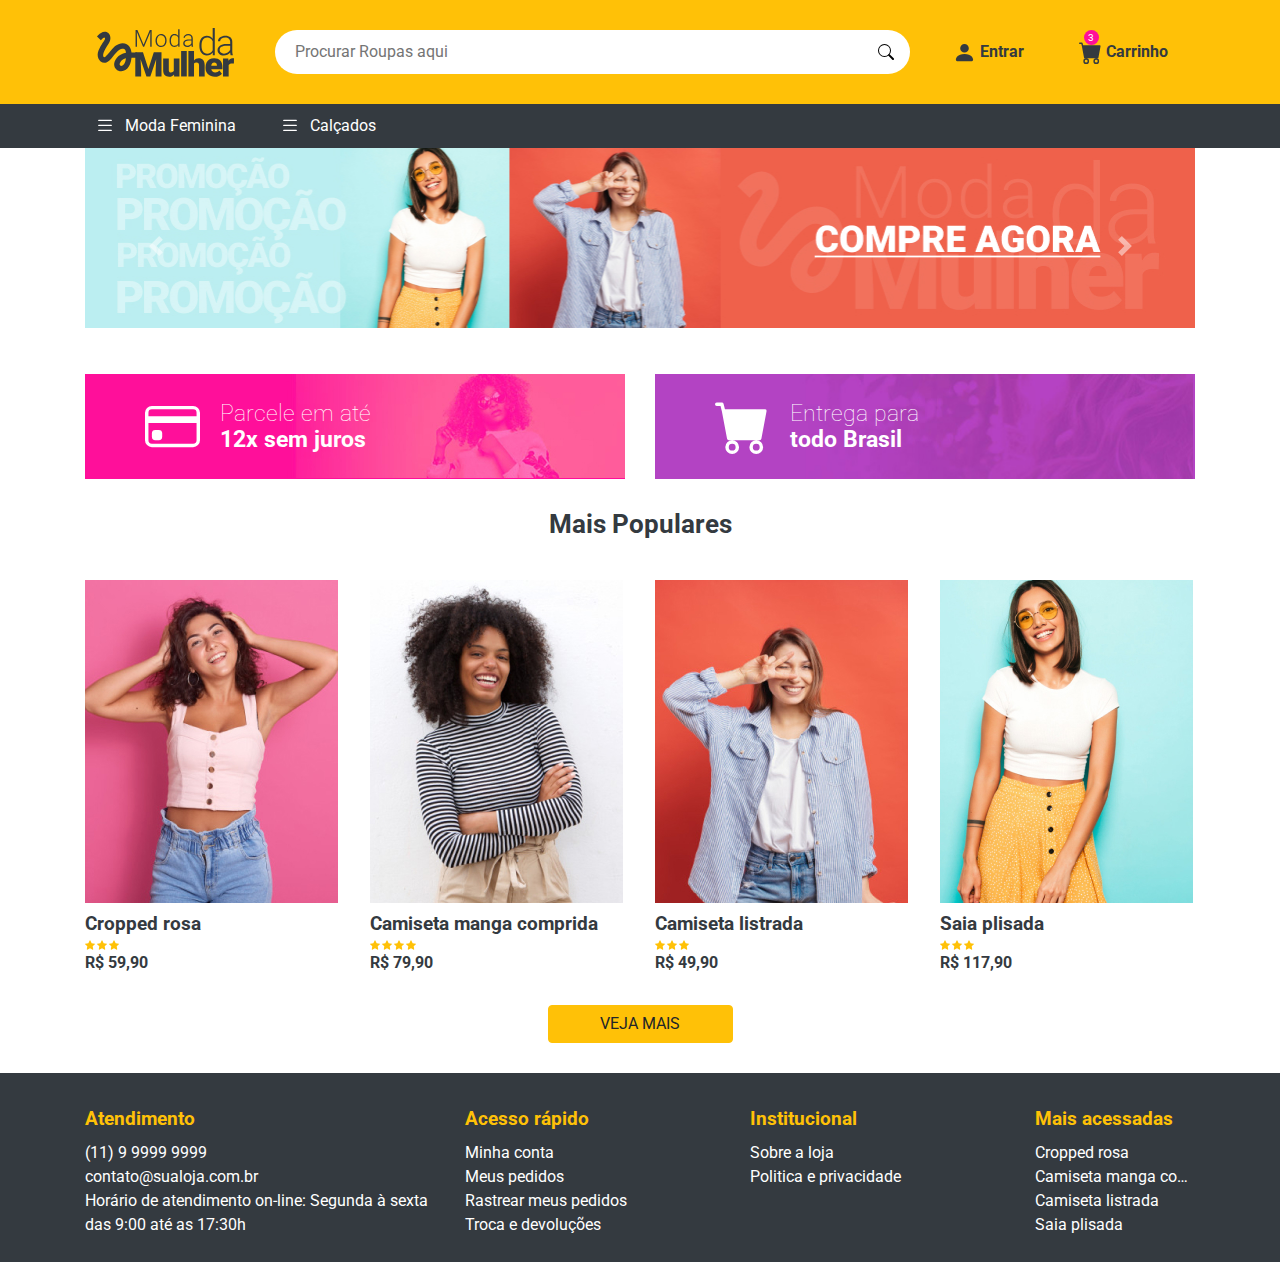
<file: index.html>
<!DOCTYPE html>
<html lang="pt-br">

<head>
  <meta charset="UTF-8">
  <meta name="viewport" content="width=device-width, initial-scale=1.0">

  <title>Loja Virtual</title>

  <!-- Favicons -->
  <link rel="apple-touch-icon" sizes="180x180" href="/assets/images/favicon/apple-touch-icon.png">
  <link rel="icon" type="image/png" sizes="32x32" href="/assets/images/favicon/favicon-32x32.png">
  <link rel="icon" type="image/png" sizes="16x16" href="/assets/images/favicon/favicon-16x16.png">
  <link rel="manifest" href="/assets/images/favicon/site.webmanifest">
  <!-- end Favicons -->

  <!-- Css -->
  <link rel="stylesheet" href="./assets/css/style.css">
</head>

<body>

  <!-- header -->
  <header class="container-fluid">
    <!-- container -->
    <section class="container">
      <!-- row -->
      <article class="row d-flex align-items-center">

        <!-- logo -->
        <a href="./" class="col-md-2 d-flex justify-content-center">
          <img src="./assets/images/logo.svg" class="img-fluid" alt="Logo da empresa - Moda da Mulher">
        </a>

        <!-- buscador -->
        <form action="#" class="col-md-7 d-flex align-items-center">
          <input type="text" name="name" placeholder="Procurar Roupas aqui">

          <button class="d-flex align-items-center">
            <svg width="1em" height="1em" viewBox="0 0 16 16" class="bi bi-search" fill="currentColor"
              xmlns="http://www.w3.org/2000/svg">
              <path fill-rule="evenodd"
                d="M10.442 10.442a1 1 0 0 1 1.415 0l3.85 3.85a1 1 0 0 1-1.414 1.415l-3.85-3.85a1 1 0 0 1 0-1.415z" />
              <path fill-rule="evenodd"
                d="M6.5 12a5.5 5.5 0 1 0 0-11 5.5 5.5 0 0 0 0 11zM13 6.5a6.5 6.5 0 1 1-13 0 6.5 6.5 0 0 1 13 0z" />
            </svg>
          </button>
        </form>

        <!-- administrativo do cliente -->
        <ul class="col-md-3 nav d-flex align-items-center justify-content-around">
          <li class="nav-item">
            <a href="#">
              <svg width="1em" height="1em" viewBox="0 0 16 16" class="bi bi-person-fill" fill="currentColor"
                xmlns="http://www.w3.org/2000/svg">
                <path fill-rule="evenodd"
                  d="M3 14s-1 0-1-1 1-4 6-4 6 3 6 4-1 1-1 1H3zm5-6a3 3 0 1 0 0-6 3 3 0 0 0 0 6z" />
              </svg>

              Entrar
            </a>
          </li>

          <li class="nav-item">
            <span class="notificacao d-flex align-items-center justify-content-center">3</span>
            <a href="#">
              <svg width="1em" height="1em" viewBox="0 0 16 16" class="bi bi-cart-fill" fill="currentColor"
                xmlns="http://www.w3.org/2000/svg">
                <path fill-rule="evenodd"
                  d="M0 1.5A.5.5 0 0 1 .5 1H2a.5.5 0 0 1 .485.379L2.89 3H14.5a.5.5 0 0 1 .491.592l-1.5 8A.5.5 0 0 1 13 12H4a.5.5 0 0 1-.491-.408L2.01 3.607 1.61 2H.5a.5.5 0 0 1-.5-.5zM5 12a2 2 0 1 0 0 4 2 2 0 0 0 0-4zm7 0a2 2 0 1 0 0 4 2 2 0 0 0 0-4zm-7 1a1 1 0 1 0 0 2 1 1 0 0 0 0-2zm7 0a1 1 0 1 0 0 2 1 1 0 0 0 0-2z" />
              </svg>
              Carrinho
            </a>
          </li>
        </ul>
        <!-- end administrativo do cliente -->

      </article>
      <!-- row -->
    </section>
    <!-- end container -->
  </header>
  <!-- end header -->

  <!-- menu do site -->
  <nav class="container-fluid nav-produtos">
    <!-- container -->
    <section class="container">
      <!-- menu -->
      <ul class="nav">
        <!-- lista de itens -->
        <li class="col-xl-2 col-lg-3 col-md-12 nav-item d-flex align-items-center">
          <svg width="1em" height="1em" viewBox="0 0 16 16" class="bi bi-list" fill="currentColor"
            xmlns="http://www.w3.org/2000/svg">
            <path fill-rule="evenodd"
              d="M2.5 11.5A.5.5 0 0 1 3 11h10a.5.5 0 0 1 0 1H3a.5.5 0 0 1-.5-.5zm0-4A.5.5 0 0 1 3 7h10a.5.5 0 0 1 0 1H3a.5.5 0 0 1-.5-.5zm0-4A.5.5 0 0 1 3 3h10a.5.5 0 0 1 0 1H3a.5.5 0 0 1-.5-.5z" />
          </svg>
          Moda Feminina

          <!-- submenu -->
          <ul class="nav flex-column">
            <li class="nav-item">
              <a href="#">
                Lançamentos
              </a>
            </li>

            <li class="nav-item">
              <a href="#">
                Plus Size
              </a>
            </li>

            <li class="nav-item">
              <a href="#">
                Moda Praia
              </a>
            </li>

            <li class="nav-item">
              <a href="#">
                Acessórios
              </a>
            </li>

            <li class="nav-item">
              <a href="#">
                Promoção
              </a>
            </li>
          </ul>
          <!-- end submenu -->
        </li>

        <!-- lista de itens -->
        <li class="col-xl-2 col-lg-3 col-md-12 nav-item d-flex align-items-center">
          <svg width="1em" height="1em" viewBox="0 0 16 16" class="bi bi-list" fill="currentColor"
            xmlns="http://www.w3.org/2000/svg">
            <path fill-rule="evenodd"
              d="M2.5 11.5A.5.5 0 0 1 3 11h10a.5.5 0 0 1 0 1H3a.5.5 0 0 1-.5-.5zm0-4A.5.5 0 0 1 3 7h10a.5.5 0 0 1 0 1H3a.5.5 0 0 1-.5-.5zm0-4A.5.5 0 0 1 3 3h10a.5.5 0 0 1 0 1H3a.5.5 0 0 1-.5-.5z" />
          </svg>
          Calçados
        </li>
      </ul>
      <!-- menu -->
    </section>
    <!-- end container -->
  </nav>
  <!-- end menu do site -->

  <!-- main -->
  <main>
    <!-- banners promocionais rotativos  -->
    <section id="banners-promocionais" class="container carousel slide" data-ride="carousel">
      <!-- imagens -->
      <article class="carousel-inner">
        <figure class="carousel-item active">
          <img src="./assets/images/banner-1.jpg" class="d-block w-100" alt="Banner Promocional lançamento verão">
        </figure>

        <figure class="carousel-item">
          <img src="./assets/images/banner-2.jpg" class="d-block w-100" alt="Banner Promocional diversos itens da loja">
        </figure>
      </article>

      <!-- prev -->
      <a class="carousel-control-prev" href="#banners-promocionais" role="button" data-slide="prev">
        <span class="carousel-control-prev-icon" aria-hidden="true"></span>
        <span class="sr-only">Previous</span>
      </a>
      <!-- next -->
      <a class="carousel-control-next" href="#banners-promocionais" role="button" data-slide="next">
        <span class="carousel-control-next-icon" aria-hidden="true"></span>
        <span class="sr-only">Next</span>
      </a>
    </section>
    <!-- banners promocionais rotativos  -->

    <!-- banners promocionais com 6 colunas -->
    <section class="container banners-promocionais-statico">
      <!-- row -->
      <section class="row">
        <!-- banner -->
        <article class="col-md-6">
          <div class="banners-promocionais-statico-12x d-flex align-items-center">
            <svg width="1em" height="1em" viewBox="0 0 16 16" class="bi bi-credit-card" fill="currentColor"
              xmlns="http://www.w3.org/2000/svg">
              <path fill-rule="evenodd"
                d="M0 4a2 2 0 0 1 2-2h12a2 2 0 0 1 2 2v8a2 2 0 0 1-2 2H2a2 2 0 0 1-2-2V4zm2-1a1 1 0 0 0-1 1v1h14V4a1 1 0 0 0-1-1H2zm13 4H1v5a1 1 0 0 0 1 1h12a1 1 0 0 0 1-1V7z" />
              <path d="M2 10a1 1 0 0 1 1-1h1a1 1 0 0 1 1 1v1a1 1 0 0 1-1 1H3a1 1 0 0 1-1-1v-1z" />
            </svg>

            <p>
              Parcele em até<br>
              <strong>12x sem juros</strong>
            </p>
          </div>
        </article>

        <!-- banner -->
        <article class="col-md-6">
          <div class="banners-promocionais-statico-todo-br d-flex align-items-center">
            <svg width="1em" height="1em" viewBox="0 0 16 16" class="bi bi-cart-fill" fill="currentColor"
              xmlns="http://www.w3.org/2000/svg">
              <path fill-rule="evenodd"
                d="M0 1.5A.5.5 0 0 1 .5 1H2a.5.5 0 0 1 .485.379L2.89 3H14.5a.5.5 0 0 1 .491.592l-1.5 8A.5.5 0 0 1 13 12H4a.5.5 0 0 1-.491-.408L2.01 3.607 1.61 2H.5a.5.5 0 0 1-.5-.5zM5 12a2 2 0 1 0 0 4 2 2 0 0 0 0-4zm7 0a2 2 0 1 0 0 4 2 2 0 0 0 0-4zm-7 1a1 1 0 1 0 0 2 1 1 0 0 0 0-2zm7 0a1 1 0 1 0 0 2 1 1 0 0 0 0-2z" />
            </svg>
            <p>
              Entrega para<br>
              <strong>todo Brasil</strong>
            </p>
          </div>
        </article>
      </section>
      <!-- end row -->
    </section>
    <!-- end banners promocionais com 6 colunas -->

    <!-- container produtos -->
    <section class="container produtos">
      <!-- title -->
      <h1 class="text-center">Mais Populares</h1>

      <!-- listagem dos produto s -->
      <article class="row">

        <!-- produtos -->
        <a href="./cropped-rosa.html" class="produtos-container col-md-3">
          <!-- imagem do produto -->
          <img src="./assets/images/cropped-rosa.jpg" class="img-fluid" alt="Cropped rosa">

          <!-- itens do produto -->
          <article class="produtos-itens">
            <!-- title produto -->
            <h2>Cropped rosa</h2>

            <!-- stars -->
            <div class="produtos-stars">
              <svg width="1em" height="1em" viewBox="0 0 16 16" class="bi bi-star-fill" fill="currentColor"
                xmlns="http://www.w3.org/2000/svg">
                <path
                  d="M3.612 15.443c-.386.198-.824-.149-.746-.592l.83-4.73L.173 6.765c-.329-.314-.158-.888.283-.95l4.898-.696L7.538.792c.197-.39.73-.39.927 0l2.184 4.327 4.898.696c.441.062.612.636.283.95l-3.523 3.356.83 4.73c.078.443-.36.79-.746.592L8 13.187l-4.389 2.256z" />
              </svg>

              <svg width="1em" height="1em" viewBox="0 0 16 16" class="bi bi-star-fill" fill="currentColor"
                xmlns="http://www.w3.org/2000/svg">
                <path
                  d="M3.612 15.443c-.386.198-.824-.149-.746-.592l.83-4.73L.173 6.765c-.329-.314-.158-.888.283-.95l4.898-.696L7.538.792c.197-.39.73-.39.927 0l2.184 4.327 4.898.696c.441.062.612.636.283.95l-3.523 3.356.83 4.73c.078.443-.36.79-.746.592L8 13.187l-4.389 2.256z" />
              </svg>

              <svg width="1em" height="1em" viewBox="0 0 16 16" class="bi bi-star-fill" fill="currentColor"
                xmlns="http://www.w3.org/2000/svg">
                <path
                  d="M3.612 15.443c-.386.198-.824-.149-.746-.592l.83-4.73L.173 6.765c-.329-.314-.158-.888.283-.95l4.898-.696L7.538.792c.197-.39.73-.39.927 0l2.184 4.327 4.898.696c.441.062.612.636.283.95l-3.523 3.356.83 4.73c.078.443-.36.79-.746.592L8 13.187l-4.389 2.256z" />
              </svg>
            </div>

            <!-- preco -->
            <strong class="produtos-preco">
              R$ 59,90
            </strong>
          </article>
          <!-- end itens do produto -->
        </a>
        <!-- end produtos -->

        <!-- produtos -->
        <a href="./produto-camiseta-manga-comprida.html" class="produtos-container col-md-3">
          <!-- imagem do produto -->
          <img src="./assets/images/camiseta-manga-comprida.jpg" class="img-fluid" alt="Camiseta manga comprida">

          <!-- itens do produto -->
          <article class="produtos-itens">
            <!-- title produto -->
            <h2>Camiseta manga comprida</h2>

            <!-- stars -->
            <div class="produtos-stars">
              <svg width="1em" height="1em" viewBox="0 0 16 16" class="bi bi-star-fill" fill="currentColor"
                xmlns="http://www.w3.org/2000/svg">
                <path
                  d="M3.612 15.443c-.386.198-.824-.149-.746-.592l.83-4.73L.173 6.765c-.329-.314-.158-.888.283-.95l4.898-.696L7.538.792c.197-.39.73-.39.927 0l2.184 4.327 4.898.696c.441.062.612.636.283.95l-3.523 3.356.83 4.73c.078.443-.36.79-.746.592L8 13.187l-4.389 2.256z" />
              </svg>

              <svg width="1em" height="1em" viewBox="0 0 16 16" class="bi bi-star-fill" fill="currentColor"
                xmlns="http://www.w3.org/2000/svg">
                <path
                  d="M3.612 15.443c-.386.198-.824-.149-.746-.592l.83-4.73L.173 6.765c-.329-.314-.158-.888.283-.95l4.898-.696L7.538.792c.197-.39.73-.39.927 0l2.184 4.327 4.898.696c.441.062.612.636.283.95l-3.523 3.356.83 4.73c.078.443-.36.79-.746.592L8 13.187l-4.389 2.256z" />
              </svg>

              <svg width="1em" height="1em" viewBox="0 0 16 16" class="bi bi-star-fill" fill="currentColor"
                xmlns="http://www.w3.org/2000/svg">
                <path
                  d="M3.612 15.443c-.386.198-.824-.149-.746-.592l.83-4.73L.173 6.765c-.329-.314-.158-.888.283-.95l4.898-.696L7.538.792c.197-.39.73-.39.927 0l2.184 4.327 4.898.696c.441.062.612.636.283.95l-3.523 3.356.83 4.73c.078.443-.36.79-.746.592L8 13.187l-4.389 2.256z" />
              </svg>

              <svg width="1em" height="1em" viewBox="0 0 16 16" class="bi bi-star-fill" fill="currentColor"
                xmlns="http://www.w3.org/2000/svg">
                <path
                  d="M3.612 15.443c-.386.198-.824-.149-.746-.592l.83-4.73L.173 6.765c-.329-.314-.158-.888.283-.95l4.898-.696L7.538.792c.197-.39.73-.39.927 0l2.184 4.327 4.898.696c.441.062.612.636.283.95l-3.523 3.356.83 4.73c.078.443-.36.79-.746.592L8 13.187l-4.389 2.256z" />
              </svg>
            </div>

            <!-- preco -->
            <strong class="produtos-preco">
              R$ 79,90
            </strong>
          </article>
          <!-- end itens do produto -->
        </a>
        <!-- end produtos -->

        <!-- produtos -->
        <a href="./camiseta-listrada.html" class="produtos-container col-md-3">
          <!-- imagem do produto -->
          <img src="./assets/images/camiseta-listrada.jpg" class="img-fluid" alt="Camiseta listrada">

          <!-- itens do produto -->
          <article class="produtos-itens">
            <!-- title produto -->
            <h2>Camiseta listrada</h2>

            <!-- stars -->
            <div class="produtos-stars">
              <svg width="1em" height="1em" viewBox="0 0 16 16" class="bi bi-star-fill" fill="currentColor"
                xmlns="http://www.w3.org/2000/svg">
                <path
                  d="M3.612 15.443c-.386.198-.824-.149-.746-.592l.83-4.73L.173 6.765c-.329-.314-.158-.888.283-.95l4.898-.696L7.538.792c.197-.39.73-.39.927 0l2.184 4.327 4.898.696c.441.062.612.636.283.95l-3.523 3.356.83 4.73c.078.443-.36.79-.746.592L8 13.187l-4.389 2.256z" />
              </svg>

              <svg width="1em" height="1em" viewBox="0 0 16 16" class="bi bi-star-fill" fill="currentColor"
                xmlns="http://www.w3.org/2000/svg">
                <path
                  d="M3.612 15.443c-.386.198-.824-.149-.746-.592l.83-4.73L.173 6.765c-.329-.314-.158-.888.283-.95l4.898-.696L7.538.792c.197-.39.73-.39.927 0l2.184 4.327 4.898.696c.441.062.612.636.283.95l-3.523 3.356.83 4.73c.078.443-.36.79-.746.592L8 13.187l-4.389 2.256z" />
              </svg>

              <svg width="1em" height="1em" viewBox="0 0 16 16" class="bi bi-star-fill" fill="currentColor"
                xmlns="http://www.w3.org/2000/svg">
                <path
                  d="M3.612 15.443c-.386.198-.824-.149-.746-.592l.83-4.73L.173 6.765c-.329-.314-.158-.888.283-.95l4.898-.696L7.538.792c.197-.39.73-.39.927 0l2.184 4.327 4.898.696c.441.062.612.636.283.95l-3.523 3.356.83 4.73c.078.443-.36.79-.746.592L8 13.187l-4.389 2.256z" />
              </svg>
            </div>

            <!-- preco -->
            <strong class="produtos-preco">
              R$ 49,90
            </strong>
          </article>
          <!-- end itens do produto -->
        </a>
        <!-- end produtos -->

        <!-- produtos -->
        <a href="./saia.html" class="produtos-container col-md-3">
          <!-- imagem do produto -->
          <img src="./assets/images/saia-plisada.jpg" class="img-fluid" alt="Saia plisada">

          <!-- itens do produto -->
          <article class="produtos-itens">
            <!-- title produto -->
            <h2>Saia plisada</h2>

            <!-- stars -->
            <div class="produtos-stars">
              <svg width="1em" height="1em" viewBox="0 0 16 16" class="bi bi-star-fill" fill="currentColor"
                xmlns="http://www.w3.org/2000/svg">
                <path
                  d="M3.612 15.443c-.386.198-.824-.149-.746-.592l.83-4.73L.173 6.765c-.329-.314-.158-.888.283-.95l4.898-.696L7.538.792c.197-.39.73-.39.927 0l2.184 4.327 4.898.696c.441.062.612.636.283.95l-3.523 3.356.83 4.73c.078.443-.36.79-.746.592L8 13.187l-4.389 2.256z" />
              </svg>

              <svg width="1em" height="1em" viewBox="0 0 16 16" class="bi bi-star-fill" fill="currentColor"
                xmlns="http://www.w3.org/2000/svg">
                <path
                  d="M3.612 15.443c-.386.198-.824-.149-.746-.592l.83-4.73L.173 6.765c-.329-.314-.158-.888.283-.95l4.898-.696L7.538.792c.197-.39.73-.39.927 0l2.184 4.327 4.898.696c.441.062.612.636.283.95l-3.523 3.356.83 4.73c.078.443-.36.79-.746.592L8 13.187l-4.389 2.256z" />
              </svg>

              <svg width="1em" height="1em" viewBox="0 0 16 16" class="bi bi-star-fill" fill="currentColor"
                xmlns="http://www.w3.org/2000/svg">
                <path
                  d="M3.612 15.443c-.386.198-.824-.149-.746-.592l.83-4.73L.173 6.765c-.329-.314-.158-.888.283-.95l4.898-.696L7.538.792c.197-.39.73-.39.927 0l2.184 4.327 4.898.696c.441.062.612.636.283.95l-3.523 3.356.83 4.73c.078.443-.36.79-.746.592L8 13.187l-4.389 2.256z" />
              </svg>
            </div>

            <!-- preco -->
            <strong class="produtos-preco">
              R$ 117,90
            </strong>
          </article>
          <!-- end itens do produto -->
        </a>
        <!-- end produtos -->

      </article>
      <!-- listagem dos produtos -->

      <div class="d-flex justify-content-center">
        <a href="./camisetas.html" class="btn btn-warning col-md-2">VEJA MAIS</a>
      </div>
    </section>
    <!-- end container produtos -->
  </main>
  <!-- end main -->

  <!-- Footer -->
  <footer class="container-fluid">
    <!-- container -->
    <section class="container">
      <!-- menus -->
      <section class="row">
        <!-- atendimento -->
        <article class="col-md-4">
          <h4>
            Atendimento
          </h4>
          <!-- links -->
          <ul class="nav flex-column">
            <li class="nav-item">
              <a href="tel:+5511999999999">(11) 9 9999 9999</a>
            </li>

            <li class="nav-item">
              <a href="mailto:contato@sualoja.com.br">contato@sualoja.com.br</a>
            </li>

            <li class="nav-item">
              Horário de atendimento on-line: Segunda à sexta das 9:00 até as 17:30h
            </li>
          </ul>
        </article>
        <!-- end atendimento -->

        <!-- acesso rápido -->
        <article class="col-md-3">
          <h4>
            Acesso rápido
          </h4>
          <!-- links -->
          <ul class="nav flex-column">
            <li class="nav-item">
              <a href="#">Minha conta</a>
            </li>

            <li class="nav-item">
              <a href="#">Meus pedidos</a>
            </li>

            <li class="nav-item">
              <a href="#">Rastrear meus pedidos</a>
            </li>

            <li class="nav-item">
              <a href="#">Troca e devoluções</a>
            </li>
          </ul>
        </article>
        <!-- end acesso rápido -->

        <!-- institucional -->
        <article class="col-md-3">
          <h4>
            Institucional
          </h4>
          <!-- links -->
          <ul class="nav flex-column">
            <li class="nav-item">
              <a href="#">Sobre a loja</a>
            </li>

            <li class="nav-item">
              <a href="#">Politica e privacidade</a>
            </li>
          </ul>
        </article>
        <!-- end institucional -->

        <!-- mais acessadas -->
        <article class="col-md-2">
          <h4>
            Mais acessadas
          </h4>
          <!-- links -->
          <ul class="nav flex-column">
            <li class="nav-item">
              <a href="#">Cropped rosa</a>
            </li>

            <li class="nav-item ellipsis">
              <a href="#">Camiseta manga comprida</a>
            </li>

            <li class="nav-item">
              <a href="#">Camiseta listrada</a>
            </li>

            <li class="nav-item">
              <a href="#">Saia plisada</a>
            </li>
          </ul>
        </article>
        <!-- end mais acessadas -->
      </section>
      <!-- end menus -->
    </section>
    <!-- end container -->

  </footer>
  <!-- end Footer-->

  <!-- Arquivos Bootstrap -->
  <script src="./assets/js/jquery.js"></script>
  <script src="./assets/js/popper.js"></script>
  <script src="./assets/js/bootstrap.js"></script>
  <script src="./assets/js/script.js"></script>
</body>

</html>
</file>
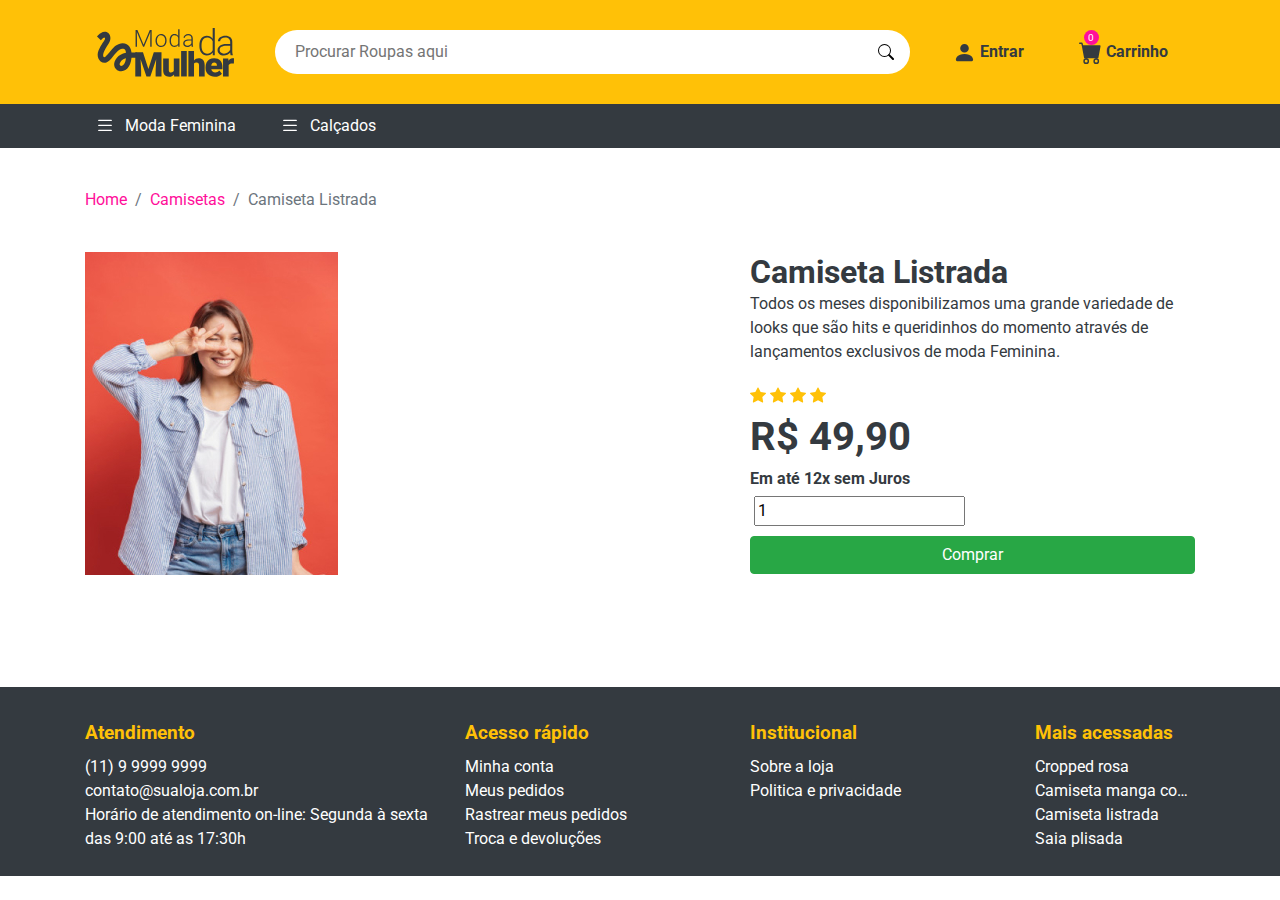
<file: camiseta-listrada.html>
<!DOCTYPE html>
<html lang="pt-br">

<head>
  <meta charset="UTF-8">
  <meta name="viewport" content="width=device-width, initial-scale=1.0">

  <title>Loja Virtual - Produto Camiseta Listrada</title>

  <!-- Favicons -->
  <link rel="apple-touch-icon" sizes="57x57" href="./assets/images/favicons/apple-icon-57x57.png">
  <link rel="apple-touch-icon" sizes="60x60" href="./assets/images/favicons/apple-icon-60x60.png">
  <link rel="apple-touch-icon" sizes="72x72" href="./assets/images/favicons/apple-icon-72x72.png">
  <link rel="apple-touch-icon" sizes="76x76" href="./assets/images/favicons/apple-icon-76x76.png">
  <link rel="apple-touch-icon" sizes="114x114" href="./assets/images/favicons/apple-icon-114x114.png">
  <link rel="apple-touch-icon" sizes="120x120" href="./assets/images/favicons/apple-icon-120x120.png">
  <link rel="apple-touch-icon" sizes="144x144" href="./assets/images/favicons/apple-icon-144x144.png">
  <link rel="apple-touch-icon" sizes="152x152" href="./assets/images/favicons/apple-icon-152x152.png">
  <link rel="apple-touch-icon" sizes="180x180" href="./assets/images/favicons/apple-icon-180x180.png">
  <link rel="icon" type="image/png" sizes="192x192" href="./assets/images/favicons/android-icon-192x192.png">
  <link rel="icon" type="image/png" sizes="32x32" href="./assets/images/favicons/favicon-32x32.png">
  <link rel="icon" type="image/png" sizes="96x96" href="./assets/images/favicons/favicon-96x96.png">
  <link rel="icon" type="image/png" sizes="16x16" href="./assets/images/favicons/favicon-16x16.png">
  <link rel="manifest" href="./assets/images/favicons/manifest.json">
  <meta name="msapplication-TileColor" content="#FFC107">
  <meta name="msapplication-TileImage" content="./assets/images/favicons/ms-icon-144x144.png">
  <meta name="theme-color" content="#FFC107">
  <!-- end Favicons -->

  <!-- Css -->
  <link rel="stylesheet" href="./assets/css/style.css">
</head>

<body>

  <!-- header -->
  <header class="container-fluid">
    <!-- container -->
    <section class="container">
      <!-- row -->
      <article class="row d-flex align-items-center">

        <!-- logo -->
        <a href="./" class="col-md-2 d-flex justify-content-center">
          <img src="./assets/images/logo.svg" class="img-fluid" alt="Logo da empresa - Moda da Mulher">
        </a>

        <!-- buscador -->
        <form action="#" class="col-md-7 d-flex align-items-center">
          <input type="text" name="name" placeholder="Procurar Roupas aqui">

          <button class="d-flex align-items-center">
            <svg width="1em" height="1em" viewBox="0 0 16 16" class="bi bi-search" fill="currentColor"
              xmlns="http://www.w3.org/2000/svg">
              <path fill-rule="evenodd"
                d="M10.442 10.442a1 1 0 0 1 1.415 0l3.85 3.85a1 1 0 0 1-1.414 1.415l-3.85-3.85a1 1 0 0 1 0-1.415z" />
              <path fill-rule="evenodd"
                d="M6.5 12a5.5 5.5 0 1 0 0-11 5.5 5.5 0 0 0 0 11zM13 6.5a6.5 6.5 0 1 1-13 0 6.5 6.5 0 0 1 13 0z" />
            </svg>
          </button>
        </form>

        <!-- administrativo do cliente -->
        <ul class="col-md-3 nav d-flex align-items-center justify-content-around">
          <li class="nav-item">
            <a href="#">
              <svg width="1em" height="1em" viewBox="0 0 16 16" class="bi bi-person-fill" fill="currentColor"
                xmlns="http://www.w3.org/2000/svg">
                <path fill-rule="evenodd"
                  d="M3 14s-1 0-1-1 1-4 6-4 6 3 6 4-1 1-1 1H3zm5-6a3 3 0 1 0 0-6 3 3 0 0 0 0 6z" />
              </svg>

              Entrar
            </a>
          </li>

          <li class="nav-item">
            <span class="notificacao d-flex align-items-center justify-content-center" id="numeroo">0</span>
            <a href="#">
              <svg width="1em" height="1em" viewBox="0 0 16 16" class="bi bi-cart-fill" fill="currentColor"
                xmlns="http://www.w3.org/2000/svg">
                <path fill-rule="evenodd"
                  d="M0 1.5A.5.5 0 0 1 .5 1H2a.5.5 0 0 1 .485.379L2.89 3H14.5a.5.5 0 0 1 .491.592l-1.5 8A.5.5 0 0 1 13 12H4a.5.5 0 0 1-.491-.408L2.01 3.607 1.61 2H.5a.5.5 0 0 1-.5-.5zM5 12a2 2 0 1 0 0 4 2 2 0 0 0 0-4zm7 0a2 2 0 1 0 0 4 2 2 0 0 0 0-4zm-7 1a1 1 0 1 0 0 2 1 1 0 0 0 0-2zm7 0a1 1 0 1 0 0 2 1 1 0 0 0 0-2z" />
              </svg>
              Carrinho
            </a>
          </li>
        </ul>
        <!-- end administrativo do cliente -->

      </article>
      <!-- row -->
    </section>
    <!-- end container -->
  </header>
  <!-- end header -->

  <!-- menu do site -->
  <nav class="container-fluid nav-produtos">
    <!-- container -->
    <section class="container">
      <!-- menu -->
      <ul class="nav">
        <!-- lista de itens -->
        <li class="col-xl-2 col-lg-3 col-md-12 nav-item d-flex align-items-center">
          <svg width="1em" height="1em" viewBox="0 0 16 16" class="bi bi-list" fill="currentColor"
            xmlns="http://www.w3.org/2000/svg">
            <path fill-rule="evenodd"
              d="M2.5 11.5A.5.5 0 0 1 3 11h10a.5.5 0 0 1 0 1H3a.5.5 0 0 1-.5-.5zm0-4A.5.5 0 0 1 3 7h10a.5.5 0 0 1 0 1H3a.5.5 0 0 1-.5-.5zm0-4A.5.5 0 0 1 3 3h10a.5.5 0 0 1 0 1H3a.5.5 0 0 1-.5-.5z" />
          </svg>
          Moda Feminina

          <!-- submenu -->
          <ul class="nav flex-column">
            <li class="nav-item">
              <a href="#">
                Lançamentos
              </a>
            </li>

            <li class="nav-item">
              <a href="#">
                Plus Size
              </a>
            </li>

            <li class="nav-item">
              <a href="#">
                Moda Praia
              </a>
            </li>

            <li class="nav-item">
              <a href="#">
                Acessórios
              </a>
            </li>

            <li class="nav-item">
              <a href="#">
                Promoção
              </a>
            </li>
          </ul>
          <!-- end submenu -->
        </li>

        <!-- lista de itens -->
        <li class="col-xl-2 col-lg-3 col-md-12 nav-item d-flex align-items-center">
          <svg width="1em" height="1em" viewBox="0 0 16 16" class="bi bi-list" fill="currentColor"
            xmlns="http://www.w3.org/2000/svg">
            <path fill-rule="evenodd"
              d="M2.5 11.5A.5.5 0 0 1 3 11h10a.5.5 0 0 1 0 1H3a.5.5 0 0 1-.5-.5zm0-4A.5.5 0 0 1 3 7h10a.5.5 0 0 1 0 1H3a.5.5 0 0 1-.5-.5zm0-4A.5.5 0 0 1 3 3h10a.5.5 0 0 1 0 1H3a.5.5 0 0 1-.5-.5z" />
          </svg>
          Calçados
        </li>
      </ul>
      <!-- menu -->
    </section>
    <!-- end container -->
  </nav>
  <!-- end menu do site -->

  <!-- main -->
  <main>


    <!-- container produto -->
    <section class="container">

      <nav aria-label="breadcrumb">
        <ol class="breadcrumb">
          <li class="breadcrumb-item"><a href="./">Home</a></li>
          <li class="breadcrumb-item"><a href="./camisetas.html">Camisetas</a></li>
          <li class="breadcrumb-item active" aria-current="page">Camiseta Listrada</li>
        </ol>
      </nav>

      <article class="row produtos-compra">
        <figure class="col-md-7 mb-3">
          <img src="./assets/images/camiseta-listrada.jpg" class="img-fluid"
            alt="Camiseta Listrada">
        </figure>

        <section class="col-md-5 mb-3 d-flex flex-column justify-content-around">
          <article class="produtos-conteudo">
            <h1>Camiseta Listrada</h1>
            <p>
              Todos os meses disponibilizamos uma grande variedade de looks que são hits e queridinhos do momento
              através de lançamentos exclusivos de moda Feminina.
            </p>
          </article>

          <article class="produtos-preco">
            <div class="produtos-stars">
              <svg width="1em" height="1em" viewBox="0 0 16 16" class="bi bi-star-fill" fill="currentColor"
                xmlns="http://www.w3.org/2000/svg">
                <path
                  d="M3.612 15.443c-.386.198-.824-.149-.746-.592l.83-4.73L.173 6.765c-.329-.314-.158-.888.283-.95l4.898-.696L7.538.792c.197-.39.73-.39.927 0l2.184 4.327 4.898.696c.441.062.612.636.283.95l-3.523 3.356.83 4.73c.078.443-.36.79-.746.592L8 13.187l-4.389 2.256z" />
              </svg>

              <svg width="1em" height="1em" viewBox="0 0 16 16" class="bi bi-star-fill" fill="currentColor"
                xmlns="http://www.w3.org/2000/svg">
                <path
                  d="M3.612 15.443c-.386.198-.824-.149-.746-.592l.83-4.73L.173 6.765c-.329-.314-.158-.888.283-.95l4.898-.696L7.538.792c.197-.39.73-.39.927 0l2.184 4.327 4.898.696c.441.062.612.636.283.95l-3.523 3.356.83 4.73c.078.443-.36.79-.746.592L8 13.187l-4.389 2.256z" />
              </svg>

              <svg width="1em" height="1em" viewBox="0 0 16 16" class="bi bi-star-fill" fill="currentColor"
                xmlns="http://www.w3.org/2000/svg">
                <path
                  d="M3.612 15.443c-.386.198-.824-.149-.746-.592l.83-4.73L.173 6.765c-.329-.314-.158-.888.283-.95l4.898-.696L7.538.792c.197-.39.73-.39.927 0l2.184 4.327 4.898.696c.441.062.612.636.283.95l-3.523 3.356.83 4.73c.078.443-.36.79-.746.592L8 13.187l-4.389 2.256z" />
              </svg>

              <svg width="1em" height="1em" viewBox="0 0 16 16" class="bi bi-star-fill" fill="currentColor"
                xmlns="http://www.w3.org/2000/svg">
                <path
                  d="M3.612 15.443c-.386.198-.824-.149-.746-.592l.83-4.73L.173 6.765c-.329-.314-.158-.888.283-.95l4.898-.696L7.538.792c.197-.39.73-.39.927 0l2.184 4.327 4.898.696c.441.062.612.636.283.95l-3.523 3.356.83 4.73c.078.443-.36.79-.746.592L8 13.187l-4.389 2.256z" />
              </svg>
            </div>

            <strong id="valorItem3">
              R$ 49,90
            </strong>
            <strong>
              <span class="d-block">Em até 12x sem Juros</span>
            </strong>
            

            <div class="item" style="margin-bottom: 10px; margin-top: 5px;">
              <label for="item3"></label>
              <input type="number" id="item3" value="1" min="0" onchange="atualizarValor(this)">
          </div>

              <button type="submit" class="btn btn-success col-md-12" id="botaao">Comprar</button>
            </form>
          </article>
        </section>

        <div class="fb-comments col-md-12 mb-5 mt-5" data-href="https://ryanmulekim.github.io/Moda-Feminina/produto-camiseta-manga-comprida.html" data-width="100%" data-numposts="5"></div>
      </article>
    </section>
    <!-- container produto -->

  </main>
  <!-- end main -->

  <!-- Footer -->
  <footer class="container-fluid">
    <!-- container -->
    <section class="container">
      <!-- menus -->
      <section class="row">
        <!-- atendimento -->
        <article class="col-md-4">
          <h4>
            Atendimento
          </h4>
          <!-- links -->
          <ul class="nav flex-column">
            <li class="nav-item">
              <a href="tel:+5511999999999">(11) 9 9999 9999</a>
            </li>

            <li class="nav-item">
              <a href="mailto:contato@sualoja.com.br">contato@sualoja.com.br</a>
            </li>

            <li class="nav-item">
              Horário de atendimento on-line: Segunda à sexta das 9:00 até as 17:30h
            </li>
          </ul>
        </article>
        <!-- end atendimento -->

        <!-- acesso rápido -->
        <article class="col-md-3">
          <h4>
            Acesso rápido
          </h4>
          <!-- links -->
          <ul class="nav flex-column">
            <li class="nav-item">
              <a href="#">Minha conta</a>
            </li>

            <li class="nav-item">
              <a href="#">Meus pedidos</a>
            </li>

            <li class="nav-item">
              <a href="#">Rastrear meus pedidos</a>
            </li>

            <li class="nav-item">
              <a href="#">Troca e devoluções</a>
            </li>
          </ul>
        </article>
        <!-- end acesso rápido -->

        <!-- institucional -->
        <article class="col-md-3">
          <h4>
            Institucional
          </h4>
          <!-- links -->
          <ul class="nav flex-column">
            <li class="nav-item">
              <a href="#">Sobre a loja</a>
            </li>

            <li class="nav-item">
              <a href="#">Politica e privacidade</a>
            </li>
          </ul>
        </article>
        <!-- end institucional -->

        <!-- mais acessadas -->
        <article class="col-md-2">
          <h4>
            Mais acessadas
          </h4>
          <!-- links -->
          <ul class="nav flex-column">
            <li class="nav-item">
              <a href="#">Cropped rosa</a>
            </li>

            <li class="nav-item ellipsis">
              <a href="#">Camiseta manga comprida</a>
            </li>

            <li class="nav-item">
              <a href="#">Camiseta listrada</a>
            </li>

            <li class="nav-item">
              <a href="#">Saia plisada</a>
            </li>
          </ul>
        </article>
        <!-- end mais acessadas -->
      </section>
      <!-- end menus -->
    </section>
    <!-- end container -->

  </footer>
  <!-- end Footer-->

  <!-- Arquivos Bootstrap -->
  <script src="./assets/js/jquery.js"></script>
  <script src="./assets/js/popper.js"></script>
  <script src="./assets/js/bootstrap.js"></script>
  <script src="./assets/js/script.js"></script>

  <!-- Facebook Plugin -->
  <div id="fb-root"></div>
<script async defer crossorigin="anonymous" src="https://connect.facebook.net/pt_BR/sdk.js#xfbml=1&version=v19.0" nonce="wlMYO6td"></script>
</body>

</html>
</file>
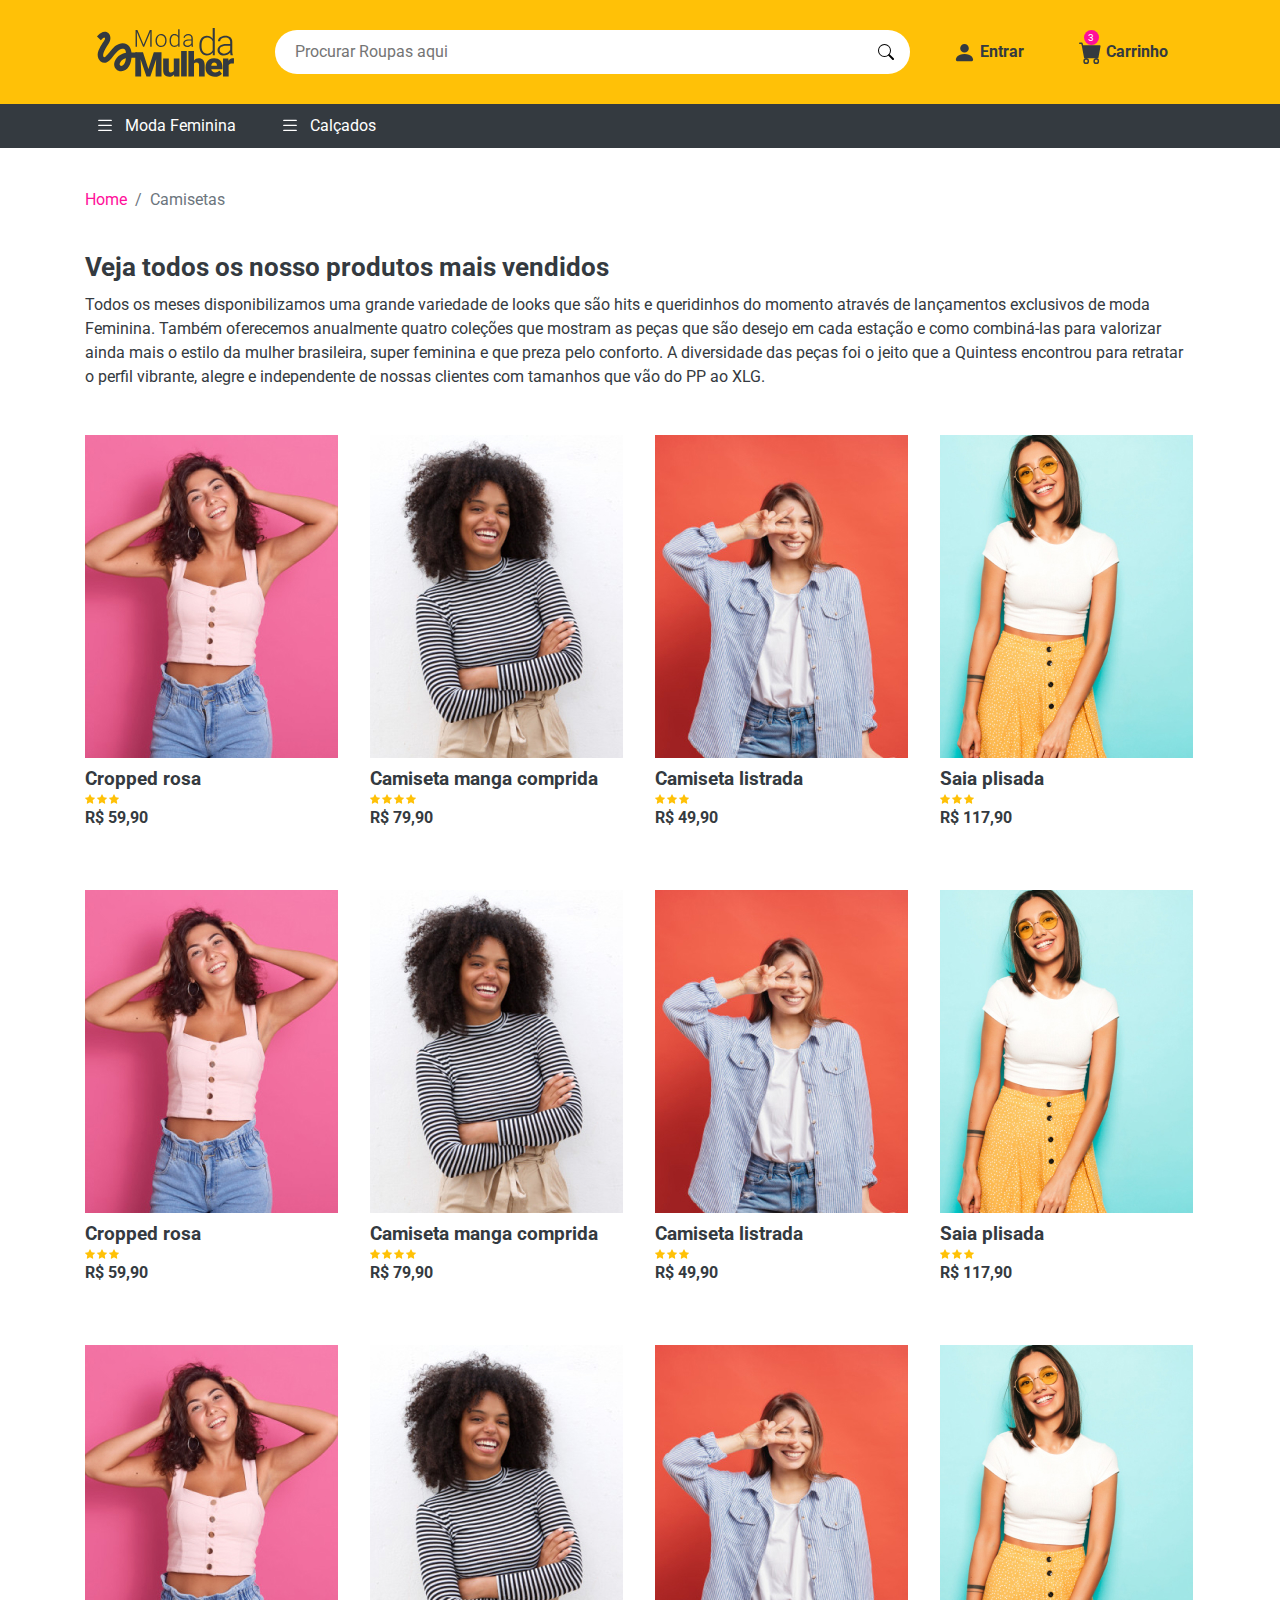
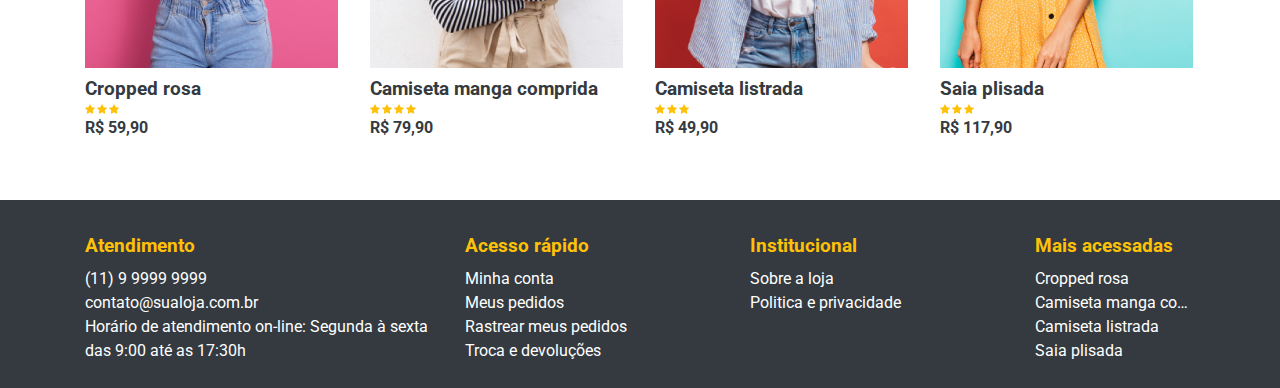
<file: camisetas.html>
<!DOCTYPE html>
<html lang="pt-br">

<head>
  <meta charset="UTF-8">
  <meta name="viewport" content="width=device-width, initial-scale=1.0">

  <title>Loja Virtual - Camisetas</title>

  <!-- Favicons -->
  <link rel="apple-touch-icon" sizes="57x57" href="./assets/images/favicons/apple-icon-57x57.png">
  <link rel="apple-touch-icon" sizes="60x60" href="./assets/images/favicons/apple-icon-60x60.png">
  <link rel="apple-touch-icon" sizes="72x72" href="./assets/images/favicons/apple-icon-72x72.png">
  <link rel="apple-touch-icon" sizes="76x76" href="./assets/images/favicons/apple-icon-76x76.png">
  <link rel="apple-touch-icon" sizes="114x114" href="./assets/images/favicons/apple-icon-114x114.png">
  <link rel="apple-touch-icon" sizes="120x120" href="./assets/images/favicons/apple-icon-120x120.png">
  <link rel="apple-touch-icon" sizes="144x144" href="./assets/images/favicons/apple-icon-144x144.png">
  <link rel="apple-touch-icon" sizes="152x152" href="./assets/images/favicons/apple-icon-152x152.png">
  <link rel="apple-touch-icon" sizes="180x180" href="./assets/images/favicons/apple-icon-180x180.png">
  <link rel="icon" type="image/png" sizes="192x192" href="./assets/images/favicons/android-icon-192x192.png">
  <link rel="icon" type="image/png" sizes="32x32" href="./assets/images/favicons/favicon-32x32.png">
  <link rel="icon" type="image/png" sizes="96x96" href="./assets/images/favicons/favicon-96x96.png">
  <link rel="icon" type="image/png" sizes="16x16" href="./assets/images/favicons/favicon-16x16.png">
  <link rel="manifest" href="./assets/images/favicons/manifest.json">
  <meta name="msapplication-TileColor" content="#FFC107">
  <meta name="msapplication-TileImage" content="./assets/images/favicons/ms-icon-144x144.png">
  <meta name="theme-color" content="#FFC107">
  <!-- end Favicons -->

  <!-- Css -->
  <link rel="stylesheet" href="./assets/css/style.css">
</head>

<body>

  <!-- header -->
  <header class="container-fluid">
    <!-- container -->
    <section class="container">
      <!-- row -->
      <article class="row d-flex align-items-center">

        <!-- logo -->
        <a href="./" class="col-md-2 d-flex justify-content-center">
          <img src="./assets/images/logo.svg" class="img-fluid" alt="Logo da empresa - Moda da Mulher">
        </a>

        <!-- buscador -->
        <form action="#" class="col-md-7 d-flex align-items-center">
          <input type="text" name="name" placeholder="Procurar Roupas aqui">

          <button class="d-flex align-items-center">
            <svg width="1em" height="1em" viewBox="0 0 16 16" class="bi bi-search" fill="currentColor"
              xmlns="http://www.w3.org/2000/svg">
              <path fill-rule="evenodd"
                d="M10.442 10.442a1 1 0 0 1 1.415 0l3.85 3.85a1 1 0 0 1-1.414 1.415l-3.85-3.85a1 1 0 0 1 0-1.415z" />
              <path fill-rule="evenodd"
                d="M6.5 12a5.5 5.5 0 1 0 0-11 5.5 5.5 0 0 0 0 11zM13 6.5a6.5 6.5 0 1 1-13 0 6.5 6.5 0 0 1 13 0z" />
            </svg>
          </button>
        </form>

        <!-- administrativo do cliente -->
        <ul class="col-md-3 nav d-flex align-items-center justify-content-around">
          <li class="nav-item">
            <a href="#">
              <svg width="1em" height="1em" viewBox="0 0 16 16" class="bi bi-person-fill" fill="currentColor"
                xmlns="http://www.w3.org/2000/svg">
                <path fill-rule="evenodd"
                  d="M3 14s-1 0-1-1 1-4 6-4 6 3 6 4-1 1-1 1H3zm5-6a3 3 0 1 0 0-6 3 3 0 0 0 0 6z" />
              </svg>

              Entrar
            </a>
          </li>

          <li class="nav-item">
            <span class="notificacao d-flex align-items-center justify-content-center">3</span>
            <a href="#">
              <svg width="1em" height="1em" viewBox="0 0 16 16" class="bi bi-cart-fill" fill="currentColor"
                xmlns="http://www.w3.org/2000/svg">
                <path fill-rule="evenodd"
                  d="M0 1.5A.5.5 0 0 1 .5 1H2a.5.5 0 0 1 .485.379L2.89 3H14.5a.5.5 0 0 1 .491.592l-1.5 8A.5.5 0 0 1 13 12H4a.5.5 0 0 1-.491-.408L2.01 3.607 1.61 2H.5a.5.5 0 0 1-.5-.5zM5 12a2 2 0 1 0 0 4 2 2 0 0 0 0-4zm7 0a2 2 0 1 0 0 4 2 2 0 0 0 0-4zm-7 1a1 1 0 1 0 0 2 1 1 0 0 0 0-2zm7 0a1 1 0 1 0 0 2 1 1 0 0 0 0-2z" />
              </svg>
              Carrinho
            </a>
          </li>
        </ul>
        <!-- end administrativo do cliente -->

      </article>
      <!-- row -->
    </section>
    <!-- end container -->
  </header>
  <!-- end header -->

  <!-- menu do site -->
  <nav class="container-fluid nav-produtos">
    <!-- container -->
    <section class="container">
      <!-- menu -->
      <ul class="nav">
        <!-- lista de itens -->
        <li class="col-xl-2 col-lg-3 col-md-12 nav-item d-flex align-items-center">
          <svg width="1em" height="1em" viewBox="0 0 16 16" class="bi bi-list" fill="currentColor"
            xmlns="http://www.w3.org/2000/svg">
            <path fill-rule="evenodd"
              d="M2.5 11.5A.5.5 0 0 1 3 11h10a.5.5 0 0 1 0 1H3a.5.5 0 0 1-.5-.5zm0-4A.5.5 0 0 1 3 7h10a.5.5 0 0 1 0 1H3a.5.5 0 0 1-.5-.5zm0-4A.5.5 0 0 1 3 3h10a.5.5 0 0 1 0 1H3a.5.5 0 0 1-.5-.5z" />
          </svg>
          Moda Feminina

          <!-- submenu -->
          <ul class="nav flex-column">
            <li class="nav-item">
              <a href="#">
                Lançamentos
              </a>
            </li>

            <li class="nav-item">
              <a href="#">
                Plus Size
              </a>
            </li>

            <li class="nav-item">
              <a href="#">
                Moda Praia
              </a>
            </li>

            <li class="nav-item">
              <a href="#">
                Acessórios
              </a>
            </li>

            <li class="nav-item">
              <a href="#">
                Promoção
              </a>
            </li>
          </ul>
          <!-- end submenu -->
        </li>

        <!-- lista de itens -->
        <li class="col-xl-2 col-lg-3 col-md-12 nav-item d-flex align-items-center">
          <svg width="1em" height="1em" viewBox="0 0 16 16" class="bi bi-list" fill="currentColor"
            xmlns="http://www.w3.org/2000/svg">
            <path fill-rule="evenodd"
              d="M2.5 11.5A.5.5 0 0 1 3 11h10a.5.5 0 0 1 0 1H3a.5.5 0 0 1-.5-.5zm0-4A.5.5 0 0 1 3 7h10a.5.5 0 0 1 0 1H3a.5.5 0 0 1-.5-.5zm0-4A.5.5 0 0 1 3 3h10a.5.5 0 0 1 0 1H3a.5.5 0 0 1-.5-.5z" />
          </svg>
          Calçados
        </li>
      </ul>
      <!-- menu -->
    </section>
    <!-- end container -->
  </nav>
  <!-- end menu do site -->

  <!-- main -->
  <main>


    <!-- container produtos -->
    <section class="container produtos">

      <nav aria-label="breadcrumb">
        <ol class="breadcrumb">
          <li class="breadcrumb-item"><a href="./">Home</a></li>
          <li class="breadcrumb-item active" aria-current="page">Camisetas</li>
        </ol>
      </nav>

      <!-- title -->
      <h1>Veja todos os nosso produtos mais vendidos</h1>
      <p>
        Todos os meses disponibilizamos uma grande variedade de looks que são hits e queridinhos do momento através de
        lançamentos exclusivos de moda Feminina. Também oferecemos anualmente quatro coleções que mostram as peças que
        são desejo em cada estação e como combiná-las para valorizar ainda mais o estilo da mulher brasileira, super
        feminina e que preza pelo conforto. A diversidade das peças foi o jeito que a Quintess encontrou para retratar o
        perfil vibrante, alegre e independente de nossas clientes com tamanhos que vão do PP ao XLG.
      </p>
      <!-- listagem dos produtos -->
      <article class="row">

        <!-- produtos -->
        <a href="./cropped-rosa.html" class="produtos-container col-md-3">
          <!-- imagem do produto -->
          <img src="./assets/images/cropped-rosa.jpg" class="img-fluid" alt="Cropped rosa">

          <!-- itens do produto -->
          <article class="produtos-itens">
            <!-- title produto -->
            <h2>Cropped rosa</h2>

            <!-- stars -->
            <div class="produtos-stars">
              <svg width="1em" height="1em" viewBox="0 0 16 16" class="bi bi-star-fill" fill="currentColor"
                xmlns="http://www.w3.org/2000/svg">
                <path
                  d="M3.612 15.443c-.386.198-.824-.149-.746-.592l.83-4.73L.173 6.765c-.329-.314-.158-.888.283-.95l4.898-.696L7.538.792c.197-.39.73-.39.927 0l2.184 4.327 4.898.696c.441.062.612.636.283.95l-3.523 3.356.83 4.73c.078.443-.36.79-.746.592L8 13.187l-4.389 2.256z" />
              </svg>

              <svg width="1em" height="1em" viewBox="0 0 16 16" class="bi bi-star-fill" fill="currentColor"
                xmlns="http://www.w3.org/2000/svg">
                <path
                  d="M3.612 15.443c-.386.198-.824-.149-.746-.592l.83-4.73L.173 6.765c-.329-.314-.158-.888.283-.95l4.898-.696L7.538.792c.197-.39.73-.39.927 0l2.184 4.327 4.898.696c.441.062.612.636.283.95l-3.523 3.356.83 4.73c.078.443-.36.79-.746.592L8 13.187l-4.389 2.256z" />
              </svg>

              <svg width="1em" height="1em" viewBox="0 0 16 16" class="bi bi-star-fill" fill="currentColor"
                xmlns="http://www.w3.org/2000/svg">
                <path
                  d="M3.612 15.443c-.386.198-.824-.149-.746-.592l.83-4.73L.173 6.765c-.329-.314-.158-.888.283-.95l4.898-.696L7.538.792c.197-.39.73-.39.927 0l2.184 4.327 4.898.696c.441.062.612.636.283.95l-3.523 3.356.83 4.73c.078.443-.36.79-.746.592L8 13.187l-4.389 2.256z" />
              </svg>
            </div>

            <!-- preco -->
            <strong class="produtos-preco">
              R$ 59,90
            </strong>
          </article>
          <!-- end itens do produto -->
        </a>
        <!-- end produtos -->

        <!-- produtos -->
        <a href="./produto-camiseta-manga-comprida.html" class="produtos-container col-md-3">
          <!-- imagem do produto -->
          <img src="./assets/images/camiseta-manga-comprida.jpg" class="img-fluid" alt="Camiseta manga comprida">

          <!-- itens do produto -->
          <article class="produtos-itens">
            <!-- title produto -->
            <h2>Camiseta manga comprida</h2>

            <!-- stars -->
            <div class="produtos-stars">
              <svg width="1em" height="1em" viewBox="0 0 16 16" class="bi bi-star-fill" fill="currentColor"
                xmlns="http://www.w3.org/2000/svg">
                <path
                  d="M3.612 15.443c-.386.198-.824-.149-.746-.592l.83-4.73L.173 6.765c-.329-.314-.158-.888.283-.95l4.898-.696L7.538.792c.197-.39.73-.39.927 0l2.184 4.327 4.898.696c.441.062.612.636.283.95l-3.523 3.356.83 4.73c.078.443-.36.79-.746.592L8 13.187l-4.389 2.256z" />
              </svg>

              <svg width="1em" height="1em" viewBox="0 0 16 16" class="bi bi-star-fill" fill="currentColor"
                xmlns="http://www.w3.org/2000/svg">
                <path
                  d="M3.612 15.443c-.386.198-.824-.149-.746-.592l.83-4.73L.173 6.765c-.329-.314-.158-.888.283-.95l4.898-.696L7.538.792c.197-.39.73-.39.927 0l2.184 4.327 4.898.696c.441.062.612.636.283.95l-3.523 3.356.83 4.73c.078.443-.36.79-.746.592L8 13.187l-4.389 2.256z" />
              </svg>

              <svg width="1em" height="1em" viewBox="0 0 16 16" class="bi bi-star-fill" fill="currentColor"
                xmlns="http://www.w3.org/2000/svg">
                <path
                  d="M3.612 15.443c-.386.198-.824-.149-.746-.592l.83-4.73L.173 6.765c-.329-.314-.158-.888.283-.95l4.898-.696L7.538.792c.197-.39.73-.39.927 0l2.184 4.327 4.898.696c.441.062.612.636.283.95l-3.523 3.356.83 4.73c.078.443-.36.79-.746.592L8 13.187l-4.389 2.256z" />
              </svg>

              <svg width="1em" height="1em" viewBox="0 0 16 16" class="bi bi-star-fill" fill="currentColor"
                xmlns="http://www.w3.org/2000/svg">
                <path
                  d="M3.612 15.443c-.386.198-.824-.149-.746-.592l.83-4.73L.173 6.765c-.329-.314-.158-.888.283-.95l4.898-.696L7.538.792c.197-.39.73-.39.927 0l2.184 4.327 4.898.696c.441.062.612.636.283.95l-3.523 3.356.83 4.73c.078.443-.36.79-.746.592L8 13.187l-4.389 2.256z" />
              </svg>
            </div>

            <!-- preco -->
            <strong class="produtos-preco">
              R$ 79,90
            </strong>
          </article>
          <!-- end itens do produto -->
        </a>
        <!-- end produtos -->

        <!-- produtos -->
        <a href="./camiseta-listrada.html" class="produtos-container col-md-3">
          <!-- imagem do produto -->
          <img src="./assets/images/camiseta-listrada.jpg" class="img-fluid" alt="Camiseta listrada">

          <!-- itens do produto -->
          <article class="produtos-itens">
            <!-- title produto -->
            <h2>Camiseta listrada</h2>

            <!-- stars -->
            <div class="produtos-stars">
              <svg width="1em" height="1em" viewBox="0 0 16 16" class="bi bi-star-fill" fill="currentColor"
                xmlns="http://www.w3.org/2000/svg">
                <path
                  d="M3.612 15.443c-.386.198-.824-.149-.746-.592l.83-4.73L.173 6.765c-.329-.314-.158-.888.283-.95l4.898-.696L7.538.792c.197-.39.73-.39.927 0l2.184 4.327 4.898.696c.441.062.612.636.283.95l-3.523 3.356.83 4.73c.078.443-.36.79-.746.592L8 13.187l-4.389 2.256z" />
              </svg>

              <svg width="1em" height="1em" viewBox="0 0 16 16" class="bi bi-star-fill" fill="currentColor"
                xmlns="http://www.w3.org/2000/svg">
                <path
                  d="M3.612 15.443c-.386.198-.824-.149-.746-.592l.83-4.73L.173 6.765c-.329-.314-.158-.888.283-.95l4.898-.696L7.538.792c.197-.39.73-.39.927 0l2.184 4.327 4.898.696c.441.062.612.636.283.95l-3.523 3.356.83 4.73c.078.443-.36.79-.746.592L8 13.187l-4.389 2.256z" />
              </svg>

              <svg width="1em" height="1em" viewBox="0 0 16 16" class="bi bi-star-fill" fill="currentColor"
                xmlns="http://www.w3.org/2000/svg">
                <path
                  d="M3.612 15.443c-.386.198-.824-.149-.746-.592l.83-4.73L.173 6.765c-.329-.314-.158-.888.283-.95l4.898-.696L7.538.792c.197-.39.73-.39.927 0l2.184 4.327 4.898.696c.441.062.612.636.283.95l-3.523 3.356.83 4.73c.078.443-.36.79-.746.592L8 13.187l-4.389 2.256z" />
              </svg>
            </div>

            <!-- preco -->
            <strong class="produtos-preco">
              R$ 49,90
            </strong>
          </article>
          <!-- end itens do produto -->
        </a>
        <!-- end produtos -->

        <!-- produtos -->
        <a href="./saia.html" class="produtos-container col-md-3">
          <!-- imagem do produto -->
          <img src="./assets/images/saia-plisada.jpg" class="img-fluid" alt="Saia plisada">

          <!-- itens do produto -->
          <article class="produtos-itens">
            <!-- title produto -->
            <h2>Saia plisada</h2>

            <!-- stars -->
            <div class="produtos-stars">
              <svg width="1em" height="1em" viewBox="0 0 16 16" class="bi bi-star-fill" fill="currentColor"
                xmlns="http://www.w3.org/2000/svg">
                <path
                  d="M3.612 15.443c-.386.198-.824-.149-.746-.592l.83-4.73L.173 6.765c-.329-.314-.158-.888.283-.95l4.898-.696L7.538.792c.197-.39.73-.39.927 0l2.184 4.327 4.898.696c.441.062.612.636.283.95l-3.523 3.356.83 4.73c.078.443-.36.79-.746.592L8 13.187l-4.389 2.256z" />
              </svg>

              <svg width="1em" height="1em" viewBox="0 0 16 16" class="bi bi-star-fill" fill="currentColor"
                xmlns="http://www.w3.org/2000/svg">
                <path
                  d="M3.612 15.443c-.386.198-.824-.149-.746-.592l.83-4.73L.173 6.765c-.329-.314-.158-.888.283-.95l4.898-.696L7.538.792c.197-.39.73-.39.927 0l2.184 4.327 4.898.696c.441.062.612.636.283.95l-3.523 3.356.83 4.73c.078.443-.36.79-.746.592L8 13.187l-4.389 2.256z" />
              </svg>

              <svg width="1em" height="1em" viewBox="0 0 16 16" class="bi bi-star-fill" fill="currentColor"
                xmlns="http://www.w3.org/2000/svg">
                <path
                  d="M3.612 15.443c-.386.198-.824-.149-.746-.592l.83-4.73L.173 6.765c-.329-.314-.158-.888.283-.95l4.898-.696L7.538.792c.197-.39.73-.39.927 0l2.184 4.327 4.898.696c.441.062.612.636.283.95l-3.523 3.356.83 4.73c.078.443-.36.79-.746.592L8 13.187l-4.389 2.256z" />
              </svg>
            </div>

            <!-- preco -->
            <strong class="produtos-preco">
              R$ 117,90
            </strong>
          </article>
          <!-- end itens do produto -->
        </a>
        <!-- end produtos -->

        <!-- produtos -->
        <a href="./cropped-rosa.html" class="produtos-container col-md-3">
          <!-- imagem do produto -->
          <img src="./assets/images/cropped-rosa.jpg" class="img-fluid" alt="Cropped rosa">

          <!-- itens do produto -->
          <article class="produtos-itens">
            <!-- title produto -->
            <h2>Cropped rosa</h2>

            <!-- stars -->
            <div class="produtos-stars">
              <svg width="1em" height="1em" viewBox="0 0 16 16" class="bi bi-star-fill" fill="currentColor"
                xmlns="http://www.w3.org/2000/svg">
                <path
                  d="M3.612 15.443c-.386.198-.824-.149-.746-.592l.83-4.73L.173 6.765c-.329-.314-.158-.888.283-.95l4.898-.696L7.538.792c.197-.39.73-.39.927 0l2.184 4.327 4.898.696c.441.062.612.636.283.95l-3.523 3.356.83 4.73c.078.443-.36.79-.746.592L8 13.187l-4.389 2.256z" />
              </svg>

              <svg width="1em" height="1em" viewBox="0 0 16 16" class="bi bi-star-fill" fill="currentColor"
                xmlns="http://www.w3.org/2000/svg">
                <path
                  d="M3.612 15.443c-.386.198-.824-.149-.746-.592l.83-4.73L.173 6.765c-.329-.314-.158-.888.283-.95l4.898-.696L7.538.792c.197-.39.73-.39.927 0l2.184 4.327 4.898.696c.441.062.612.636.283.95l-3.523 3.356.83 4.73c.078.443-.36.79-.746.592L8 13.187l-4.389 2.256z" />
              </svg>

              <svg width="1em" height="1em" viewBox="0 0 16 16" class="bi bi-star-fill" fill="currentColor"
                xmlns="http://www.w3.org/2000/svg">
                <path
                  d="M3.612 15.443c-.386.198-.824-.149-.746-.592l.83-4.73L.173 6.765c-.329-.314-.158-.888.283-.95l4.898-.696L7.538.792c.197-.39.73-.39.927 0l2.184 4.327 4.898.696c.441.062.612.636.283.95l-3.523 3.356.83 4.73c.078.443-.36.79-.746.592L8 13.187l-4.389 2.256z" />
              </svg>
            </div>

            <!-- preco -->
            <strong class="produtos-preco">
              R$ 59,90
            </strong>
          </article>
          <!-- end itens do produto -->
        </a>
        <!-- end produtos -->

        <!-- produtos -->
        <a href="./produto-camiseta-manga-comprida.html" class="produtos-container col-md-3">
          <!-- imagem do produto -->
          <img src="./assets/images/camiseta-manga-comprida.jpg" class="img-fluid" alt="Camiseta manga comprida">

          <!-- itens do produto -->
          <article class="produtos-itens">
            <!-- title produto -->
            <h2>Camiseta manga comprida</h2>

            <!-- stars -->
            <div class="produtos-stars">
              <svg width="1em" height="1em" viewBox="0 0 16 16" class="bi bi-star-fill" fill="currentColor"
                xmlns="http://www.w3.org/2000/svg">
                <path
                  d="M3.612 15.443c-.386.198-.824-.149-.746-.592l.83-4.73L.173 6.765c-.329-.314-.158-.888.283-.95l4.898-.696L7.538.792c.197-.39.73-.39.927 0l2.184 4.327 4.898.696c.441.062.612.636.283.95l-3.523 3.356.83 4.73c.078.443-.36.79-.746.592L8 13.187l-4.389 2.256z" />
              </svg>

              <svg width="1em" height="1em" viewBox="0 0 16 16" class="bi bi-star-fill" fill="currentColor"
                xmlns="http://www.w3.org/2000/svg">
                <path
                  d="M3.612 15.443c-.386.198-.824-.149-.746-.592l.83-4.73L.173 6.765c-.329-.314-.158-.888.283-.95l4.898-.696L7.538.792c.197-.39.73-.39.927 0l2.184 4.327 4.898.696c.441.062.612.636.283.95l-3.523 3.356.83 4.73c.078.443-.36.79-.746.592L8 13.187l-4.389 2.256z" />
              </svg>

              <svg width="1em" height="1em" viewBox="0 0 16 16" class="bi bi-star-fill" fill="currentColor"
                xmlns="http://www.w3.org/2000/svg">
                <path
                  d="M3.612 15.443c-.386.198-.824-.149-.746-.592l.83-4.73L.173 6.765c-.329-.314-.158-.888.283-.95l4.898-.696L7.538.792c.197-.39.73-.39.927 0l2.184 4.327 4.898.696c.441.062.612.636.283.95l-3.523 3.356.83 4.73c.078.443-.36.79-.746.592L8 13.187l-4.389 2.256z" />
              </svg>

              <svg width="1em" height="1em" viewBox="0 0 16 16" class="bi bi-star-fill" fill="currentColor"
                xmlns="http://www.w3.org/2000/svg">
                <path
                  d="M3.612 15.443c-.386.198-.824-.149-.746-.592l.83-4.73L.173 6.765c-.329-.314-.158-.888.283-.95l4.898-.696L7.538.792c.197-.39.73-.39.927 0l2.184 4.327 4.898.696c.441.062.612.636.283.95l-3.523 3.356.83 4.73c.078.443-.36.79-.746.592L8 13.187l-4.389 2.256z" />
              </svg>
            </div>

            <!-- preco -->
            <strong class="produtos-preco">
              R$ 79,90
            </strong>
          </article>
          <!-- end itens do produto -->
        </a>
        <!-- end produtos -->

        <!-- produtos -->
        <a href="./camiseta-listrada.html" class="produtos-container col-md-3">
          <!-- imagem do produto -->
          <img src="./assets/images/camiseta-listrada.jpg" class="img-fluid" alt="Camiseta listrada">

          <!-- itens do produto -->
          <article class="produtos-itens">
            <!-- title produto -->
            <h2>Camiseta listrada</h2>

            <!-- stars -->
            <div class="produtos-stars">
              <svg width="1em" height="1em" viewBox="0 0 16 16" class="bi bi-star-fill" fill="currentColor"
                xmlns="http://www.w3.org/2000/svg">
                <path
                  d="M3.612 15.443c-.386.198-.824-.149-.746-.592l.83-4.73L.173 6.765c-.329-.314-.158-.888.283-.95l4.898-.696L7.538.792c.197-.39.73-.39.927 0l2.184 4.327 4.898.696c.441.062.612.636.283.95l-3.523 3.356.83 4.73c.078.443-.36.79-.746.592L8 13.187l-4.389 2.256z" />
              </svg>

              <svg width="1em" height="1em" viewBox="0 0 16 16" class="bi bi-star-fill" fill="currentColor"
                xmlns="http://www.w3.org/2000/svg">
                <path
                  d="M3.612 15.443c-.386.198-.824-.149-.746-.592l.83-4.73L.173 6.765c-.329-.314-.158-.888.283-.95l4.898-.696L7.538.792c.197-.39.73-.39.927 0l2.184 4.327 4.898.696c.441.062.612.636.283.95l-3.523 3.356.83 4.73c.078.443-.36.79-.746.592L8 13.187l-4.389 2.256z" />
              </svg>

              <svg width="1em" height="1em" viewBox="0 0 16 16" class="bi bi-star-fill" fill="currentColor"
                xmlns="http://www.w3.org/2000/svg">
                <path
                  d="M3.612 15.443c-.386.198-.824-.149-.746-.592l.83-4.73L.173 6.765c-.329-.314-.158-.888.283-.95l4.898-.696L7.538.792c.197-.39.73-.39.927 0l2.184 4.327 4.898.696c.441.062.612.636.283.95l-3.523 3.356.83 4.73c.078.443-.36.79-.746.592L8 13.187l-4.389 2.256z" />
              </svg>
            </div>

            <!-- preco -->
            <strong class="produtos-preco">
              R$ 49,90
            </strong>
          </article>
          <!-- end itens do produto -->
        </a>
        <!-- end produtos -->

        <!-- produtos -->
        <a href="./saia.html" class="produtos-container col-md-3">
          <!-- imagem do produto -->
          <img src="./assets/images/saia-plisada.jpg" class="img-fluid" alt="Saia plisada">

          <!-- itens do produto -->
          <article class="produtos-itens">
            <!-- title produto -->
            <h2>Saia plisada</h2>

            <!-- stars -->
            <div class="produtos-stars">
              <svg width="1em" height="1em" viewBox="0 0 16 16" class="bi bi-star-fill" fill="currentColor"
                xmlns="http://www.w3.org/2000/svg">
                <path
                  d="M3.612 15.443c-.386.198-.824-.149-.746-.592l.83-4.73L.173 6.765c-.329-.314-.158-.888.283-.95l4.898-.696L7.538.792c.197-.39.73-.39.927 0l2.184 4.327 4.898.696c.441.062.612.636.283.95l-3.523 3.356.83 4.73c.078.443-.36.79-.746.592L8 13.187l-4.389 2.256z" />
              </svg>

              <svg width="1em" height="1em" viewBox="0 0 16 16" class="bi bi-star-fill" fill="currentColor"
                xmlns="http://www.w3.org/2000/svg">
                <path
                  d="M3.612 15.443c-.386.198-.824-.149-.746-.592l.83-4.73L.173 6.765c-.329-.314-.158-.888.283-.95l4.898-.696L7.538.792c.197-.39.73-.39.927 0l2.184 4.327 4.898.696c.441.062.612.636.283.95l-3.523 3.356.83 4.73c.078.443-.36.79-.746.592L8 13.187l-4.389 2.256z" />
              </svg>

              <svg width="1em" height="1em" viewBox="0 0 16 16" class="bi bi-star-fill" fill="currentColor"
                xmlns="http://www.w3.org/2000/svg">
                <path
                  d="M3.612 15.443c-.386.198-.824-.149-.746-.592l.83-4.73L.173 6.765c-.329-.314-.158-.888.283-.95l4.898-.696L7.538.792c.197-.39.73-.39.927 0l2.184 4.327 4.898.696c.441.062.612.636.283.95l-3.523 3.356.83 4.73c.078.443-.36.79-.746.592L8 13.187l-4.389 2.256z" />
              </svg>
            </div>

            <!-- preco -->
            <strong class="produtos-preco">
              R$ 117,90
            </strong>
          </article>
          <!-- end itens do produto -->
        </a>
        <!-- end produtos -->

        <!-- produtos -->
        <a href="./cropped-rosa.html" class="produtos-container col-md-3">
          <!-- imagem do produto -->
          <img src="./assets/images/cropped-rosa.jpg" class="img-fluid" alt="Cropped rosa">

          <!-- itens do produto -->
          <article class="produtos-itens">
            <!-- title produto -->
            <h2>Cropped rosa</h2>

            <!-- stars -->
            <div class="produtos-stars">
              <svg width="1em" height="1em" viewBox="0 0 16 16" class="bi bi-star-fill" fill="currentColor"
                xmlns="http://www.w3.org/2000/svg">
                <path
                  d="M3.612 15.443c-.386.198-.824-.149-.746-.592l.83-4.73L.173 6.765c-.329-.314-.158-.888.283-.95l4.898-.696L7.538.792c.197-.39.73-.39.927 0l2.184 4.327 4.898.696c.441.062.612.636.283.95l-3.523 3.356.83 4.73c.078.443-.36.79-.746.592L8 13.187l-4.389 2.256z" />
              </svg>

              <svg width="1em" height="1em" viewBox="0 0 16 16" class="bi bi-star-fill" fill="currentColor"
                xmlns="http://www.w3.org/2000/svg">
                <path
                  d="M3.612 15.443c-.386.198-.824-.149-.746-.592l.83-4.73L.173 6.765c-.329-.314-.158-.888.283-.95l4.898-.696L7.538.792c.197-.39.73-.39.927 0l2.184 4.327 4.898.696c.441.062.612.636.283.95l-3.523 3.356.83 4.73c.078.443-.36.79-.746.592L8 13.187l-4.389 2.256z" />
              </svg>

              <svg width="1em" height="1em" viewBox="0 0 16 16" class="bi bi-star-fill" fill="currentColor"
                xmlns="http://www.w3.org/2000/svg">
                <path
                  d="M3.612 15.443c-.386.198-.824-.149-.746-.592l.83-4.73L.173 6.765c-.329-.314-.158-.888.283-.95l4.898-.696L7.538.792c.197-.39.73-.39.927 0l2.184 4.327 4.898.696c.441.062.612.636.283.95l-3.523 3.356.83 4.73c.078.443-.36.79-.746.592L8 13.187l-4.389 2.256z" />
              </svg>
            </div>

            <!-- preco -->
            <strong class="produtos-preco">
              R$ 59,90
            </strong>
          </article>
          <!-- end itens do produto -->
        </a>
        <!-- end produtos -->

        <!-- produtos -->
        <a href="./produto-camiseta-manga-comprida.html" class="produtos-container col-md-3">
          <!-- imagem do produto -->
          <img src="./assets/images/camiseta-manga-comprida.jpg" class="img-fluid" alt="Camiseta manga comprida">

          <!-- itens do produto -->
          <article class="produtos-itens">
            <!-- title produto -->
            <h2>Camiseta manga comprida</h2>

            <!-- stars -->
            <div class="produtos-stars">
              <svg width="1em" height="1em" viewBox="0 0 16 16" class="bi bi-star-fill" fill="currentColor"
                xmlns="http://www.w3.org/2000/svg">
                <path
                  d="M3.612 15.443c-.386.198-.824-.149-.746-.592l.83-4.73L.173 6.765c-.329-.314-.158-.888.283-.95l4.898-.696L7.538.792c.197-.39.73-.39.927 0l2.184 4.327 4.898.696c.441.062.612.636.283.95l-3.523 3.356.83 4.73c.078.443-.36.79-.746.592L8 13.187l-4.389 2.256z" />
              </svg>

              <svg width="1em" height="1em" viewBox="0 0 16 16" class="bi bi-star-fill" fill="currentColor"
                xmlns="http://www.w3.org/2000/svg">
                <path
                  d="M3.612 15.443c-.386.198-.824-.149-.746-.592l.83-4.73L.173 6.765c-.329-.314-.158-.888.283-.95l4.898-.696L7.538.792c.197-.39.73-.39.927 0l2.184 4.327 4.898.696c.441.062.612.636.283.95l-3.523 3.356.83 4.73c.078.443-.36.79-.746.592L8 13.187l-4.389 2.256z" />
              </svg>

              <svg width="1em" height="1em" viewBox="0 0 16 16" class="bi bi-star-fill" fill="currentColor"
                xmlns="http://www.w3.org/2000/svg">
                <path
                  d="M3.612 15.443c-.386.198-.824-.149-.746-.592l.83-4.73L.173 6.765c-.329-.314-.158-.888.283-.95l4.898-.696L7.538.792c.197-.39.73-.39.927 0l2.184 4.327 4.898.696c.441.062.612.636.283.95l-3.523 3.356.83 4.73c.078.443-.36.79-.746.592L8 13.187l-4.389 2.256z" />
              </svg>

              <svg width="1em" height="1em" viewBox="0 0 16 16" class="bi bi-star-fill" fill="currentColor"
                xmlns="http://www.w3.org/2000/svg">
                <path
                  d="M3.612 15.443c-.386.198-.824-.149-.746-.592l.83-4.73L.173 6.765c-.329-.314-.158-.888.283-.95l4.898-.696L7.538.792c.197-.39.73-.39.927 0l2.184 4.327 4.898.696c.441.062.612.636.283.95l-3.523 3.356.83 4.73c.078.443-.36.79-.746.592L8 13.187l-4.389 2.256z" />
              </svg>
            </div>

            <!-- preco -->
            <strong class="produtos-preco">
              R$ 79,90
            </strong>
          </article>
          <!-- end itens do produto -->
        </a>
        <!-- end produtos -->

        <!-- produtos -->
        <a href="./camiseta-listrada.html" class="produtos-container col-md-3">
          <!-- imagem do produto -->
          <img src="./assets/images/camiseta-listrada.jpg" class="img-fluid" alt="Camiseta listrada">

          <!-- itens do produto -->
          <article class="produtos-itens">
            <!-- title produto -->
            <h2>Camiseta listrada</h2>

            <!-- stars -->
            <div class="produtos-stars">
              <svg width="1em" height="1em" viewBox="0 0 16 16" class="bi bi-star-fill" fill="currentColor"
                xmlns="http://www.w3.org/2000/svg">
                <path
                  d="M3.612 15.443c-.386.198-.824-.149-.746-.592l.83-4.73L.173 6.765c-.329-.314-.158-.888.283-.95l4.898-.696L7.538.792c.197-.39.73-.39.927 0l2.184 4.327 4.898.696c.441.062.612.636.283.95l-3.523 3.356.83 4.73c.078.443-.36.79-.746.592L8 13.187l-4.389 2.256z" />
              </svg>

              <svg width="1em" height="1em" viewBox="0 0 16 16" class="bi bi-star-fill" fill="currentColor"
                xmlns="http://www.w3.org/2000/svg">
                <path
                  d="M3.612 15.443c-.386.198-.824-.149-.746-.592l.83-4.73L.173 6.765c-.329-.314-.158-.888.283-.95l4.898-.696L7.538.792c.197-.39.73-.39.927 0l2.184 4.327 4.898.696c.441.062.612.636.283.95l-3.523 3.356.83 4.73c.078.443-.36.79-.746.592L8 13.187l-4.389 2.256z" />
              </svg>

              <svg width="1em" height="1em" viewBox="0 0 16 16" class="bi bi-star-fill" fill="currentColor"
                xmlns="http://www.w3.org/2000/svg">
                <path
                  d="M3.612 15.443c-.386.198-.824-.149-.746-.592l.83-4.73L.173 6.765c-.329-.314-.158-.888.283-.95l4.898-.696L7.538.792c.197-.39.73-.39.927 0l2.184 4.327 4.898.696c.441.062.612.636.283.95l-3.523 3.356.83 4.73c.078.443-.36.79-.746.592L8 13.187l-4.389 2.256z" />
              </svg>
            </div>

            <!-- preco -->
            <strong class="produtos-preco">
              R$ 49,90
            </strong>
          </article>
          <!-- end itens do produto -->
        </a>
        <!-- end produtos -->

        <!-- produtos -->
        <a href="./saia.html" class="produtos-container col-md-3">
          <!-- imagem do produto -->
          <img src="./assets/images/saia-plisada.jpg" class="img-fluid" alt="Saia plisada">

          <!-- itens do produto -->
          <article class="produtos-itens">
            <!-- title produto -->
            <h2>Saia plisada</h2>

            <!-- stars -->
            <div class="produtos-stars">
              <svg width="1em" height="1em" viewBox="0 0 16 16" class="bi bi-star-fill" fill="currentColor"
                xmlns="http://www.w3.org/2000/svg">
                <path
                  d="M3.612 15.443c-.386.198-.824-.149-.746-.592l.83-4.73L.173 6.765c-.329-.314-.158-.888.283-.95l4.898-.696L7.538.792c.197-.39.73-.39.927 0l2.184 4.327 4.898.696c.441.062.612.636.283.95l-3.523 3.356.83 4.73c.078.443-.36.79-.746.592L8 13.187l-4.389 2.256z" />
              </svg>

              <svg width="1em" height="1em" viewBox="0 0 16 16" class="bi bi-star-fill" fill="currentColor"
                xmlns="http://www.w3.org/2000/svg">
                <path
                  d="M3.612 15.443c-.386.198-.824-.149-.746-.592l.83-4.73L.173 6.765c-.329-.314-.158-.888.283-.95l4.898-.696L7.538.792c.197-.39.73-.39.927 0l2.184 4.327 4.898.696c.441.062.612.636.283.95l-3.523 3.356.83 4.73c.078.443-.36.79-.746.592L8 13.187l-4.389 2.256z" />
              </svg>

              <svg width="1em" height="1em" viewBox="0 0 16 16" class="bi bi-star-fill" fill="currentColor"
                xmlns="http://www.w3.org/2000/svg">
                <path
                  d="M3.612 15.443c-.386.198-.824-.149-.746-.592l.83-4.73L.173 6.765c-.329-.314-.158-.888.283-.95l4.898-.696L7.538.792c.197-.39.73-.39.927 0l2.184 4.327 4.898.696c.441.062.612.636.283.95l-3.523 3.356.83 4.73c.078.443-.36.79-.746.592L8 13.187l-4.389 2.256z" />
              </svg>
            </div>

            <!-- preco -->
            <strong class="produtos-preco">
              R$ 117,90
            </strong>
          </article>
          <!-- end itens do produto -->
        </a>
        <!-- end produtos -->

      </article>
      <!-- listagem dos produtos -->
      <!-- end container produtos -->
  </main>
  <!-- end main -->

  <!-- Footer -->
  <footer class="container-fluid">
    <!-- container -->
    <section class="container">
      <!-- menus -->
      <section class="row">
        <!-- atendimento -->
        <article class="col-md-4">
          <h4>
            Atendimento
          </h4>
          <!-- links -->
          <ul class="nav flex-column">
            <li class="nav-item">
              <a href="tel:+5511999999999">(11) 9 9999 9999</a>
            </li>

            <li class="nav-item">
              <a href="mailto:contato@sualoja.com.br">contato@sualoja.com.br</a>
            </li>

            <li class="nav-item">
              Horário de atendimento on-line: Segunda à sexta das 9:00 até as 17:30h
            </li>
          </ul>
        </article>
        <!-- end atendimento -->

        <!-- acesso rápido -->
        <article class="col-md-3">
          <h4>
            Acesso rápido
          </h4>
          <!-- links -->
          <ul class="nav flex-column">
            <li class="nav-item">
              <a href="#">Minha conta</a>
            </li>

            <li class="nav-item">
              <a href="#">Meus pedidos</a>
            </li>

            <li class="nav-item">
              <a href="#">Rastrear meus pedidos</a>
            </li>

            <li class="nav-item">
              <a href="#">Troca e devoluções</a>
            </li>
          </ul>
        </article>
        <!-- end acesso rápido -->

        <!-- institucional -->
        <article class="col-md-3">
          <h4>
            Institucional
          </h4>
          <!-- links -->
          <ul class="nav flex-column">
            <li class="nav-item">
              <a href="#">Sobre a loja</a>
            </li>

            <li class="nav-item">
              <a href="#">Politica e privacidade</a>
            </li>
          </ul>
        </article>
        <!-- end institucional -->

        <!-- mais acessadas -->
        <article class="col-md-2">
          <h4>
            Mais acessadas
          </h4>
          <!-- links -->
          <ul class="nav flex-column">
            <li class="nav-item">
              <a href="#">Cropped rosa</a>
            </li>

            <li class="nav-item ellipsis">
              <a href="#">Camiseta manga comprida</a>
            </li>

            <li class="nav-item">
              <a href="#">Camiseta listrada</a>
            </li>

            <li class="nav-item">
              <a href="#">Saia plisada</a>
            </li>
          </ul>
        </article>
        <!-- end mais acessadas -->
      </section>
      <!-- end menus -->
    </section>
    <!-- end container -->

  </footer>
  <!-- end Footer-->

  <!-- Arquivos Bootstrap -->
  <script src="./assets/js/jquery.js"></script>
  <script src="./assets/js/popper.js"></script>
  <script src="./assets/js/bootstrap.js"></script>
  <script src="./assets/js/script.js"></script>
</body>

</html>
</file>
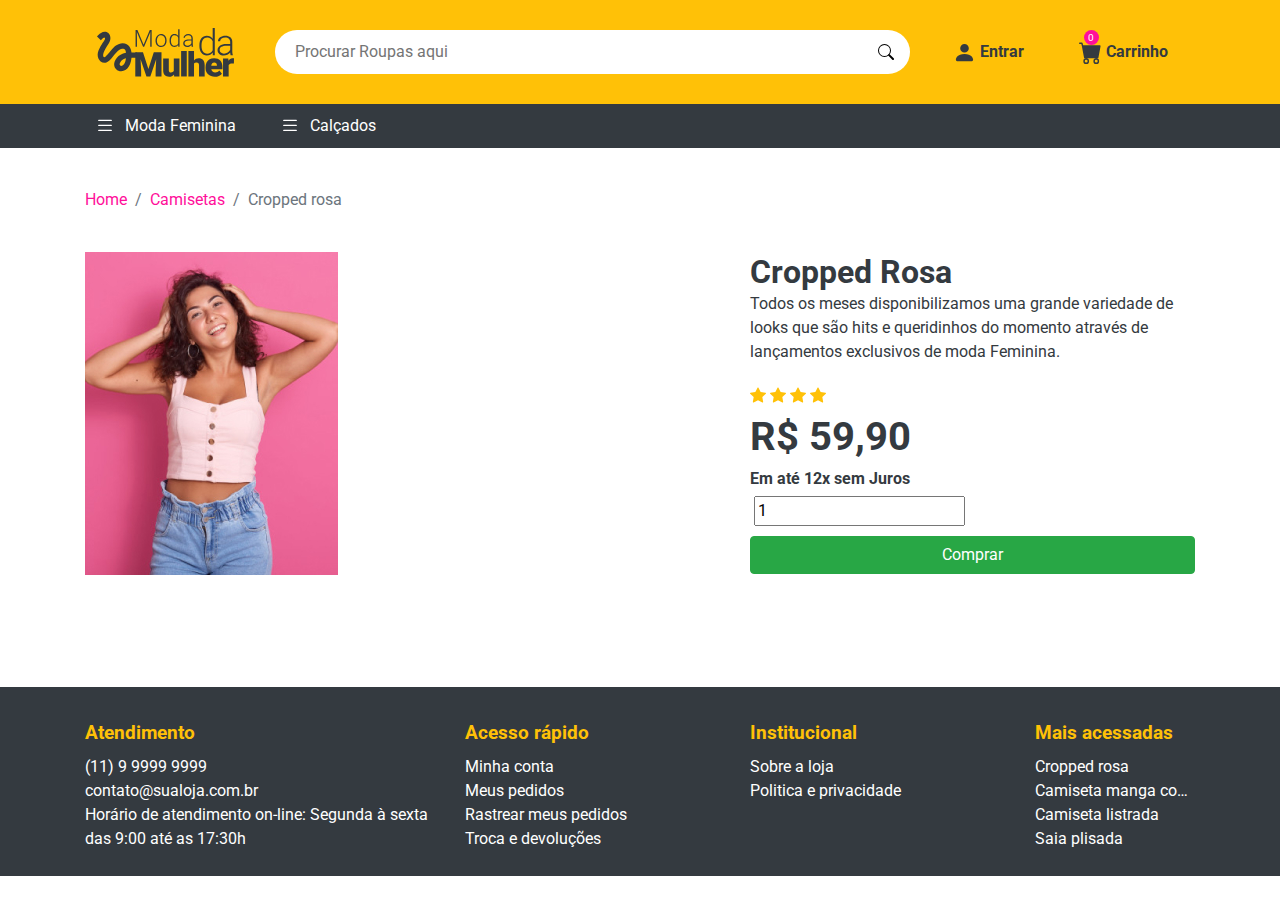
<file: cropped-rosa.html>
<!DOCTYPE html>
<html lang="pt-br">

<head>
  <meta charset="UTF-8">
  <meta name="viewport" content="width=device-width, initial-scale=1.0">

  <title>Loja Virtual - Produto Cropped rosa</title>

  <!-- Favicons -->
  <link rel="apple-touch-icon" sizes="57x57" href="./assets/images/favicons/apple-icon-57x57.png">
  <link rel="apple-touch-icon" sizes="60x60" href="./assets/images/favicons/apple-icon-60x60.png">
  <link rel="apple-touch-icon" sizes="72x72" href="./assets/images/favicons/apple-icon-72x72.png">
  <link rel="apple-touch-icon" sizes="76x76" href="./assets/images/favicons/apple-icon-76x76.png">
  <link rel="apple-touch-icon" sizes="114x114" href="./assets/images/favicons/apple-icon-114x114.png">
  <link rel="apple-touch-icon" sizes="120x120" href="./assets/images/favicons/apple-icon-120x120.png">
  <link rel="apple-touch-icon" sizes="144x144" href="./assets/images/favicons/apple-icon-144x144.png">
  <link rel="apple-touch-icon" sizes="152x152" href="./assets/images/favicons/apple-icon-152x152.png">
  <link rel="apple-touch-icon" sizes="180x180" href="./assets/images/favicons/apple-icon-180x180.png">
  <link rel="icon" type="image/png" sizes="192x192" href="./assets/images/favicons/android-icon-192x192.png">
  <link rel="icon" type="image/png" sizes="32x32" href="./assets/images/favicons/favicon-32x32.png">
  <link rel="icon" type="image/png" sizes="96x96" href="./assets/images/favicons/favicon-96x96.png">
  <link rel="icon" type="image/png" sizes="16x16" href="./assets/images/favicons/favicon-16x16.png">
  <link rel="manifest" href="./assets/images/favicons/manifest.json">
  <meta name="msapplication-TileColor" content="#FFC107">
  <meta name="msapplication-TileImage" content="./assets/images/favicons/ms-icon-144x144.png">
  <meta name="theme-color" content="#FFC107">
  <!-- end Favicons -->

  <!-- Css -->
  <link rel="stylesheet" href="./assets/css/style.css">
</head>

<body>

  <!-- header -->
  <header class="container-fluid">
    <!-- container -->
    <section class="container">
      <!-- row -->
      <article class="row d-flex align-items-center">

        <!-- logo -->
        <a href="./" class="col-md-2 d-flex justify-content-center">
          <img src="./assets/images/logo.svg" class="img-fluid" alt="Logo da empresa - Moda da Mulher">
        </a>

        <!-- buscador -->
        <form action="#" class="col-md-7 d-flex align-items-center">
          <input type="text" name="name" placeholder="Procurar Roupas aqui">

          <button class="d-flex align-items-center">
            <svg width="1em" height="1em" viewBox="0 0 16 16" class="bi bi-search" fill="currentColor"
              xmlns="http://www.w3.org/2000/svg">
              <path fill-rule="evenodd"
                d="M10.442 10.442a1 1 0 0 1 1.415 0l3.85 3.85a1 1 0 0 1-1.414 1.415l-3.85-3.85a1 1 0 0 1 0-1.415z" />
              <path fill-rule="evenodd"
                d="M6.5 12a5.5 5.5 0 1 0 0-11 5.5 5.5 0 0 0 0 11zM13 6.5a6.5 6.5 0 1 1-13 0 6.5 6.5 0 0 1 13 0z" />
            </svg>
          </button>
        </form>

        <!-- administrativo do cliente -->
        <ul class="col-md-3 nav d-flex align-items-center justify-content-around">
          <li class="nav-item">
            <a href="#">
              <svg width="1em" height="1em" viewBox="0 0 16 16" class="bi bi-person-fill" fill="currentColor"
                xmlns="http://www.w3.org/2000/svg">
                <path fill-rule="evenodd"
                  d="M3 14s-1 0-1-1 1-4 6-4 6 3 6 4-1 1-1 1H3zm5-6a3 3 0 1 0 0-6 3 3 0 0 0 0 6z" />
              </svg>

              Entrar
            </a>
          </li>

          <li class="nav-item">
            <span class="notificacao d-flex align-items-center justify-content-center" id="numeroo">0</span>
            <a href="#">
              <svg width="1em" height="1em" viewBox="0 0 16 16" class="bi bi-cart-fill" fill="currentColor"
                xmlns="http://www.w3.org/2000/svg">
                <path fill-rule="evenodd"
                  d="M0 1.5A.5.5 0 0 1 .5 1H2a.5.5 0 0 1 .485.379L2.89 3H14.5a.5.5 0 0 1 .491.592l-1.5 8A.5.5 0 0 1 13 12H4a.5.5 0 0 1-.491-.408L2.01 3.607 1.61 2H.5a.5.5 0 0 1-.5-.5zM5 12a2 2 0 1 0 0 4 2 2 0 0 0 0-4zm7 0a2 2 0 1 0 0 4 2 2 0 0 0 0-4zm-7 1a1 1 0 1 0 0 2 1 1 0 0 0 0-2zm7 0a1 1 0 1 0 0 2 1 1 0 0 0 0-2z" />
              </svg>
              Carrinho
            </a>
          </li>
        </ul>
        <!-- end administrativo do cliente -->

      </article>
      <!-- row -->
    </section>
    <!-- end container -->
  </header>
  <!-- end header -->

  <!-- menu do site -->
  <nav class="container-fluid nav-produtos">
    <!-- container -->
    <section class="container">
      <!-- menu -->
      <ul class="nav">
        <!-- lista de itens -->
        <li class="col-xl-2 col-lg-3 col-md-12 nav-item d-flex align-items-center">
          <svg width="1em" height="1em" viewBox="0 0 16 16" class="bi bi-list" fill="currentColor"
            xmlns="http://www.w3.org/2000/svg">
            <path fill-rule="evenodd"
              d="M2.5 11.5A.5.5 0 0 1 3 11h10a.5.5 0 0 1 0 1H3a.5.5 0 0 1-.5-.5zm0-4A.5.5 0 0 1 3 7h10a.5.5 0 0 1 0 1H3a.5.5 0 0 1-.5-.5zm0-4A.5.5 0 0 1 3 3h10a.5.5 0 0 1 0 1H3a.5.5 0 0 1-.5-.5z" />
          </svg>
          Moda Feminina

          <!-- submenu -->
          <ul class="nav flex-column">
            <li class="nav-item">
              <a href="#">
                Lançamentos
              </a>
            </li>

            <li class="nav-item">
              <a href="#">
                Plus Size
              </a>
            </li>

            <li class="nav-item">
              <a href="#">
                Moda Praia
              </a>
            </li>

            <li class="nav-item">
              <a href="#">
                Acessórios
              </a>
            </li>

            <li class="nav-item">
              <a href="#">
                Promoção
              </a>
            </li>
          </ul>
          <!-- end submenu -->
        </li>

        <!-- lista de itens -->
        <li class="col-xl-2 col-lg-3 col-md-12 nav-item d-flex align-items-center">
          <svg width="1em" height="1em" viewBox="0 0 16 16" class="bi bi-list" fill="currentColor"
            xmlns="http://www.w3.org/2000/svg">
            <path fill-rule="evenodd"
              d="M2.5 11.5A.5.5 0 0 1 3 11h10a.5.5 0 0 1 0 1H3a.5.5 0 0 1-.5-.5zm0-4A.5.5 0 0 1 3 7h10a.5.5 0 0 1 0 1H3a.5.5 0 0 1-.5-.5zm0-4A.5.5 0 0 1 3 3h10a.5.5 0 0 1 0 1H3a.5.5 0 0 1-.5-.5z" />
          </svg>
          Calçados
        </li>
      </ul>
      <!-- menu -->
    </section>
    <!-- end container -->
  </nav>
  <!-- end menu do site -->

  <!-- main -->
  <main>


    <!-- container produto -->
    <section class="container">

      <nav aria-label="breadcrumb">
        <ol class="breadcrumb">
          <li class="breadcrumb-item"><a href="./">Home</a></li>
          <li class="breadcrumb-item"><a href="./camisetas.html">Camisetas</a></li>
          <li class="breadcrumb-item active" aria-current="page">Cropped rosa</li>
        </ol>
      </nav>

      <article class="row produtos-compra">
        <figure class="col-md-7 mb-3">
          <img src="./assets/images/cropped-rosa.jpg" class="img-fluid"
            alt="Camiseta manga Comprida">
        </figure>

        <section class="col-md-5 mb-3 d-flex flex-column justify-content-around">
          <article class="produtos-conteudo">
            <h1>Cropped Rosa</h1>
            <p>
              Todos os meses disponibilizamos uma grande variedade de looks que são hits e queridinhos do momento
              através de lançamentos exclusivos de moda Feminina.
            </p>
          </article>

          <article class="produtos-preco">
            <div class="produtos-stars">
              <svg width="1em" height="1em" viewBox="0 0 16 16" class="bi bi-star-fill" fill="currentColor"
                xmlns="http://www.w3.org/2000/svg">
                <path
                  d="M3.612 15.443c-.386.198-.824-.149-.746-.592l.83-4.73L.173 6.765c-.329-.314-.158-.888.283-.95l4.898-.696L7.538.792c.197-.39.73-.39.927 0l2.184 4.327 4.898.696c.441.062.612.636.283.95l-3.523 3.356.83 4.73c.078.443-.36.79-.746.592L8 13.187l-4.389 2.256z" />
              </svg>

              <svg width="1em" height="1em" viewBox="0 0 16 16" class="bi bi-star-fill" fill="currentColor"
                xmlns="http://www.w3.org/2000/svg">
                <path
                  d="M3.612 15.443c-.386.198-.824-.149-.746-.592l.83-4.73L.173 6.765c-.329-.314-.158-.888.283-.95l4.898-.696L7.538.792c.197-.39.73-.39.927 0l2.184 4.327 4.898.696c.441.062.612.636.283.95l-3.523 3.356.83 4.73c.078.443-.36.79-.746.592L8 13.187l-4.389 2.256z" />
              </svg>

              <svg width="1em" height="1em" viewBox="0 0 16 16" class="bi bi-star-fill" fill="currentColor"
                xmlns="http://www.w3.org/2000/svg">
                <path
                  d="M3.612 15.443c-.386.198-.824-.149-.746-.592l.83-4.73L.173 6.765c-.329-.314-.158-.888.283-.95l4.898-.696L7.538.792c.197-.39.73-.39.927 0l2.184 4.327 4.898.696c.441.062.612.636.283.95l-3.523 3.356.83 4.73c.078.443-.36.79-.746.592L8 13.187l-4.389 2.256z" />
              </svg>

              <svg width="1em" height="1em" viewBox="0 0 16 16" class="bi bi-star-fill" fill="currentColor"
                xmlns="http://www.w3.org/2000/svg">
                <path
                  d="M3.612 15.443c-.386.198-.824-.149-.746-.592l.83-4.73L.173 6.765c-.329-.314-.158-.888.283-.95l4.898-.696L7.538.792c.197-.39.73-.39.927 0l2.184 4.327 4.898.696c.441.062.612.636.283.95l-3.523 3.356.83 4.73c.078.443-.36.79-.746.592L8 13.187l-4.389 2.256z" />
              </svg>
            </div>

            <strong id="valorItem1">
              R$ 59,90
            </strong>
            <strong>
              <span class="d-block">Em até 12x sem Juros</span>
            </strong>
            

            <div class="item" style="margin-bottom: 10px; margin-top: 5px;">
              <label for="item1"></label>
              <input type="number" id="item1" value="1" min="0" onchange="atualizarValor(this)">
          </div>

              <button type="submit" class="btn btn-success col-md-12" id="botaao">Comprar</button>
            </form>
          </article>
        </section>

        <div class="fb-comments col-md-12 mb-5 mt-5" data-href="https://ryanmulekim.github.io/Moda-Feminina/produto-camiseta-manga-comprida.html" data-width="100%" data-numposts="5"></div>
      </article>
    </section>
    <!-- container produto -->

  </main>
  <!-- end main -->

  <!-- Footer -->
  <footer class="container-fluid">
    <!-- container -->
    <section class="container">
      <!-- menus -->
      <section class="row">
        <!-- atendimento -->
        <article class="col-md-4">
          <h4>
            Atendimento
          </h4>
          <!-- links -->
          <ul class="nav flex-column">
            <li class="nav-item">
              <a href="tel:+5511999999999">(11) 9 9999 9999</a>
            </li>

            <li class="nav-item">
              <a href="mailto:contato@sualoja.com.br">contato@sualoja.com.br</a>
            </li>

            <li class="nav-item">
              Horário de atendimento on-line: Segunda à sexta das 9:00 até as 17:30h
            </li>
          </ul>
        </article>
        <!-- end atendimento -->

        <!-- acesso rápido -->
        <article class="col-md-3">
          <h4>
            Acesso rápido
          </h4>
          <!-- links -->
          <ul class="nav flex-column">
            <li class="nav-item">
              <a href="#">Minha conta</a>
            </li>

            <li class="nav-item">
              <a href="#">Meus pedidos</a>
            </li>

            <li class="nav-item">
              <a href="#">Rastrear meus pedidos</a>
            </li>

            <li class="nav-item">
              <a href="#">Troca e devoluções</a>
            </li>
          </ul>
        </article>
        <!-- end acesso rápido -->

        <!-- institucional -->
        <article class="col-md-3">
          <h4>
            Institucional
          </h4>
          <!-- links -->
          <ul class="nav flex-column">
            <li class="nav-item">
              <a href="#">Sobre a loja</a>
            </li>

            <li class="nav-item">
              <a href="#">Politica e privacidade</a>
            </li>
          </ul>
        </article>
        <!-- end institucional -->

        <!-- mais acessadas -->
        <article class="col-md-2">
          <h4>
            Mais acessadas
          </h4>
          <!-- links -->
          <ul class="nav flex-column">
            <li class="nav-item">
              <a href="#">Cropped rosa</a>
            </li>

            <li class="nav-item ellipsis">
              <a href="#">Camiseta manga comprida</a>
            </li>

            <li class="nav-item">
              <a href="#">Camiseta listrada</a>
            </li>

            <li class="nav-item">
              <a href="#">Saia plisada</a>
            </li>
          </ul>
        </article>
        <!-- end mais acessadas -->
      </section>
      <!-- end menus -->
    </section>
    <!-- end container -->

  </footer>
  <!-- end Footer-->

  <!-- Arquivos Bootstrap -->
  <script src="./assets/js/jquery.js"></script>
  <script src="./assets/js/popper.js"></script>
  <script src="./assets/js/bootstrap.js"></script>
  <script src="./assets/js/script.js"></script>

  <!-- Facebook Plugin -->
  <div id="fb-root"></div>
<script async defer crossorigin="anonymous" src="https://connect.facebook.net/pt_BR/sdk.js#xfbml=1&version=v19.0" nonce="wlMYO6td"></script>
</body>

</html>
</file>
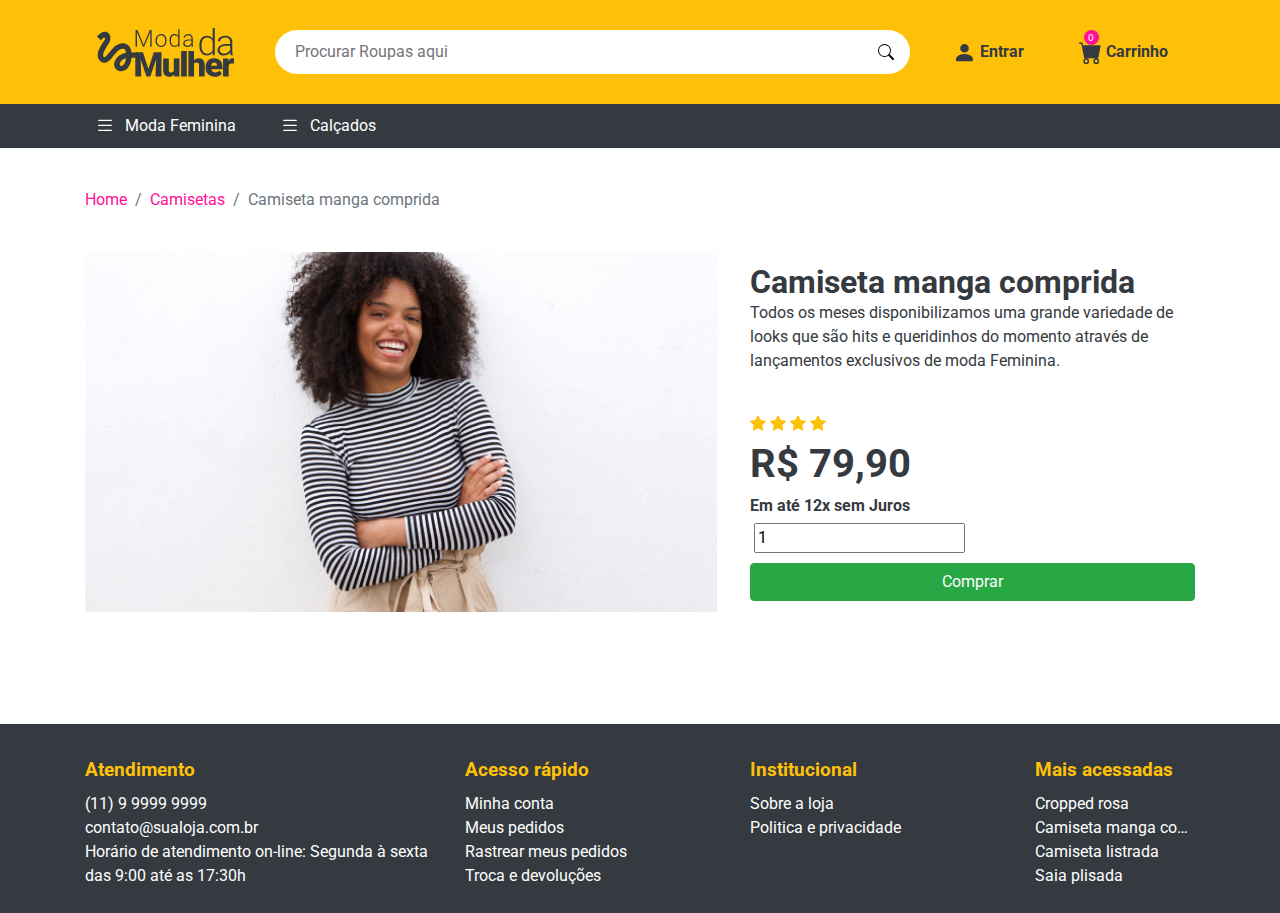
<file: produto-camiseta-manga-comprida.html>
<!DOCTYPE html>
<html lang="pt-br">

<head>
  <meta charset="UTF-8">
  <meta name="viewport" content="width=device-width, initial-scale=1.0">

  <title>Loja Virtual - Produto Camiseta Manga Comprida</title>

  <!-- Favicons -->
  <link rel="apple-touch-icon" sizes="57x57" href="./assets/images/favicons/apple-icon-57x57.png">
  <link rel="apple-touch-icon" sizes="60x60" href="./assets/images/favicons/apple-icon-60x60.png">
  <link rel="apple-touch-icon" sizes="72x72" href="./assets/images/favicons/apple-icon-72x72.png">
  <link rel="apple-touch-icon" sizes="76x76" href="./assets/images/favicons/apple-icon-76x76.png">
  <link rel="apple-touch-icon" sizes="114x114" href="./assets/images/favicons/apple-icon-114x114.png">
  <link rel="apple-touch-icon" sizes="120x120" href="./assets/images/favicons/apple-icon-120x120.png">
  <link rel="apple-touch-icon" sizes="144x144" href="./assets/images/favicons/apple-icon-144x144.png">
  <link rel="apple-touch-icon" sizes="152x152" href="./assets/images/favicons/apple-icon-152x152.png">
  <link rel="apple-touch-icon" sizes="180x180" href="./assets/images/favicons/apple-icon-180x180.png">
  <link rel="icon" type="image/png" sizes="192x192" href="./assets/images/favicons/android-icon-192x192.png">
  <link rel="icon" type="image/png" sizes="32x32" href="./assets/images/favicons/favicon-32x32.png">
  <link rel="icon" type="image/png" sizes="96x96" href="./assets/images/favicons/favicon-96x96.png">
  <link rel="icon" type="image/png" sizes="16x16" href="./assets/images/favicons/favicon-16x16.png">
  <link rel="manifest" href="./assets/images/favicons/manifest.json">
  <meta name="msapplication-TileColor" content="#FFC107">
  <meta name="msapplication-TileImage" content="./assets/images/favicons/ms-icon-144x144.png">
  <meta name="theme-color" content="#FFC107">
  <!-- end Favicons -->

  <!-- Css -->
  <link rel="stylesheet" href="./assets/css/style.css">
</head>

<body>

  <!-- header -->
  <header class="container-fluid">
    <!-- container -->
    <section class="container">
      <!-- row -->
      <article class="row d-flex align-items-center">

        <!-- logo -->
        <a href="./" class="col-md-2 d-flex justify-content-center">
          <img src="./assets/images/logo.svg" class="img-fluid" alt="Logo da empresa - Moda da Mulher">
        </a>

        <!-- buscador -->
        <form action="#" class="col-md-7 d-flex align-items-center">
          <input type="text" name="name" placeholder="Procurar Roupas aqui">

          <button class="d-flex align-items-center">
            <svg width="1em" height="1em" viewBox="0 0 16 16" class="bi bi-search" fill="currentColor"
              xmlns="http://www.w3.org/2000/svg">
              <path fill-rule="evenodd"
                d="M10.442 10.442a1 1 0 0 1 1.415 0l3.85 3.85a1 1 0 0 1-1.414 1.415l-3.85-3.85a1 1 0 0 1 0-1.415z" />
              <path fill-rule="evenodd"
                d="M6.5 12a5.5 5.5 0 1 0 0-11 5.5 5.5 0 0 0 0 11zM13 6.5a6.5 6.5 0 1 1-13 0 6.5 6.5 0 0 1 13 0z" />
            </svg>
          </button>
        </form>

        <!-- administrativo do cliente -->
        <ul class="col-md-3 nav d-flex align-items-center justify-content-around">
          <li class="nav-item">
            <a href="#">
              <svg width="1em" height="1em" viewBox="0 0 16 16" class="bi bi-person-fill" fill="currentColor"
                xmlns="http://www.w3.org/2000/svg">
                <path fill-rule="evenodd"
                  d="M3 14s-1 0-1-1 1-4 6-4 6 3 6 4-1 1-1 1H3zm5-6a3 3 0 1 0 0-6 3 3 0 0 0 0 6z" />
              </svg>

              Entrar
            </a>
          </li>

          <li class="nav-item">
            <span class="notificacao d-flex align-items-center justify-content-center" id="numeroo">0</span>
            <a href="#">
              <svg width="1em" height="1em" viewBox="0 0 16 16" class="bi bi-cart-fill" fill="currentColor"
                xmlns="http://www.w3.org/2000/svg">
                <path fill-rule="evenodd"
                  d="M0 1.5A.5.5 0 0 1 .5 1H2a.5.5 0 0 1 .485.379L2.89 3H14.5a.5.5 0 0 1 .491.592l-1.5 8A.5.5 0 0 1 13 12H4a.5.5 0 0 1-.491-.408L2.01 3.607 1.61 2H.5a.5.5 0 0 1-.5-.5zM5 12a2 2 0 1 0 0 4 2 2 0 0 0 0-4zm7 0a2 2 0 1 0 0 4 2 2 0 0 0 0-4zm-7 1a1 1 0 1 0 0 2 1 1 0 0 0 0-2zm7 0a1 1 0 1 0 0 2 1 1 0 0 0 0-2z" />
              </svg>
              Carrinho
            </a>
          </li>
        </ul>
        <!-- end administrativo do cliente -->

      </article>
      <!-- row -->
    </section>
    <!-- end container -->
  </header>
  <!-- end header -->

  <!-- menu do site -->
  <nav class="container-fluid nav-produtos">
    <!-- container -->
    <section class="container">
      <!-- menu -->
      <ul class="nav">
        <!-- lista de itens -->
        <li class="col-xl-2 col-lg-3 col-md-12 nav-item d-flex align-items-center">
          <svg width="1em" height="1em" viewBox="0 0 16 16" class="bi bi-list" fill="currentColor"
            xmlns="http://www.w3.org/2000/svg">
            <path fill-rule="evenodd"
              d="M2.5 11.5A.5.5 0 0 1 3 11h10a.5.5 0 0 1 0 1H3a.5.5 0 0 1-.5-.5zm0-4A.5.5 0 0 1 3 7h10a.5.5 0 0 1 0 1H3a.5.5 0 0 1-.5-.5zm0-4A.5.5 0 0 1 3 3h10a.5.5 0 0 1 0 1H3a.5.5 0 0 1-.5-.5z" />
          </svg>
          Moda Feminina

          <!-- submenu -->
          <ul class="nav flex-column">
            <li class="nav-item">
              <a href="#">
                Lançamentos
              </a>
            </li>

            <li class="nav-item">
              <a href="#">
                Plus Size
              </a>
            </li>

            <li class="nav-item">
              <a href="#">
                Moda Praia
              </a>
            </li>

            <li class="nav-item">
              <a href="#">
                Acessórios
              </a>
            </li>

            <li class="nav-item">
              <a href="#">
                Promoção
              </a>
            </li>
          </ul>
          <!-- end submenu -->
        </li>

        <!-- lista de itens -->
        <li class="col-xl-2 col-lg-3 col-md-12 nav-item d-flex align-items-center">
          <svg width="1em" height="1em" viewBox="0 0 16 16" class="bi bi-list" fill="currentColor"
            xmlns="http://www.w3.org/2000/svg">
            <path fill-rule="evenodd"
              d="M2.5 11.5A.5.5 0 0 1 3 11h10a.5.5 0 0 1 0 1H3a.5.5 0 0 1-.5-.5zm0-4A.5.5 0 0 1 3 7h10a.5.5 0 0 1 0 1H3a.5.5 0 0 1-.5-.5zm0-4A.5.5 0 0 1 3 3h10a.5.5 0 0 1 0 1H3a.5.5 0 0 1-.5-.5z" />
          </svg>
          Calçados
        </li>
      </ul>
      <!-- menu -->
    </section>
    <!-- end container -->
  </nav>
  <!-- end menu do site -->

  <!-- main -->
  <main>


    <!-- container produto -->
    <section class="container">

      <nav aria-label="breadcrumb">
        <ol class="breadcrumb">
          <li class="breadcrumb-item"><a href="./">Home</a></li>
          <li class="breadcrumb-item"><a href="./camisetas.html">Camisetas</a></li>
          <li class="breadcrumb-item active" aria-current="page">Camiseta manga comprida</li>
        </ol>
      </nav>

      <article class="row produtos-compra">
        <figure class="col-md-7 mb-3">
          <img src="./assets/images/foto-carrinho-camiseta-manga-comprida.jpg" class="img-fluid"
            alt="Camiseta manga Comprida">
        </figure>

        <section class="col-md-5 mb-3 d-flex flex-column justify-content-around">
          <article class="produtos-conteudo">
            <h1>Camiseta manga comprida</h1>
            <p>
              Todos os meses disponibilizamos uma grande variedade de looks que são hits e queridinhos do momento
              através de lançamentos exclusivos de moda Feminina.
            </p>
          </article>

          <article class="produtos-preco">
            <div class="produtos-stars">
              <svg width="1em" height="1em" viewBox="0 0 16 16" class="bi bi-star-fill" fill="currentColor"
                xmlns="http://www.w3.org/2000/svg">
                <path
                  d="M3.612 15.443c-.386.198-.824-.149-.746-.592l.83-4.73L.173 6.765c-.329-.314-.158-.888.283-.95l4.898-.696L7.538.792c.197-.39.73-.39.927 0l2.184 4.327 4.898.696c.441.062.612.636.283.95l-3.523 3.356.83 4.73c.078.443-.36.79-.746.592L8 13.187l-4.389 2.256z" />
              </svg>

              <svg width="1em" height="1em" viewBox="0 0 16 16" class="bi bi-star-fill" fill="currentColor"
                xmlns="http://www.w3.org/2000/svg">
                <path
                  d="M3.612 15.443c-.386.198-.824-.149-.746-.592l.83-4.73L.173 6.765c-.329-.314-.158-.888.283-.95l4.898-.696L7.538.792c.197-.39.73-.39.927 0l2.184 4.327 4.898.696c.441.062.612.636.283.95l-3.523 3.356.83 4.73c.078.443-.36.79-.746.592L8 13.187l-4.389 2.256z" />
              </svg>

              <svg width="1em" height="1em" viewBox="0 0 16 16" class="bi bi-star-fill" fill="currentColor"
                xmlns="http://www.w3.org/2000/svg">
                <path
                  d="M3.612 15.443c-.386.198-.824-.149-.746-.592l.83-4.73L.173 6.765c-.329-.314-.158-.888.283-.95l4.898-.696L7.538.792c.197-.39.73-.39.927 0l2.184 4.327 4.898.696c.441.062.612.636.283.95l-3.523 3.356.83 4.73c.078.443-.36.79-.746.592L8 13.187l-4.389 2.256z" />
              </svg>

              <svg width="1em" height="1em" viewBox="0 0 16 16" class="bi bi-star-fill" fill="currentColor"
                xmlns="http://www.w3.org/2000/svg">
                <path
                  d="M3.612 15.443c-.386.198-.824-.149-.746-.592l.83-4.73L.173 6.765c-.329-.314-.158-.888.283-.95l4.898-.696L7.538.792c.197-.39.73-.39.927 0l2.184 4.327 4.898.696c.441.062.612.636.283.95l-3.523 3.356.83 4.73c.078.443-.36.79-.746.592L8 13.187l-4.389 2.256z" />
              </svg>
            </div>

            <strong id="valorItem1">
              R$ 79,90
            </strong>
            <strong>
              <span class="d-block">Em até 12x sem Juros</span>
            </strong>
            

            <div class="item" style="margin-bottom: 10px; margin-top: 5px;">
              <label for="item1"></label>
              <input type="number" id="item1" value="1" min="0" onchange="atualizarValor(this)">
          </div>

              <button type="submit" class="btn btn-success col-md-12" id="botaao">Comprar</button>
            </form>
          </article>
        </section>

        <div class="fb-comments col-md-12 mb-5 mt-5" data-href="https://ryanmulekim.github.io/Moda-Feminina/produto-camiseta-manga-comprida.html" data-width="100%" data-numposts="5"></div>
      </article>
    </section>
    <!-- container produto -->

  </main>
  <!-- end main -->

  <!-- Footer -->
  <footer class="container-fluid">
    <!-- container -->
    <section class="container">
      <!-- menus -->
      <section class="row">
        <!-- atendimento -->
        <article class="col-md-4">
          <h4>
            Atendimento
          </h4>
          <!-- links -->
          <ul class="nav flex-column">
            <li class="nav-item">
              <a href="tel:+5511999999999">(11) 9 9999 9999</a>
            </li>

            <li class="nav-item">
              <a href="mailto:contato@sualoja.com.br">contato@sualoja.com.br</a>
            </li>

            <li class="nav-item">
              Horário de atendimento on-line: Segunda à sexta das 9:00 até as 17:30h
            </li>
          </ul>
        </article>
        <!-- end atendimento -->

        <!-- acesso rápido -->
        <article class="col-md-3">
          <h4>
            Acesso rápido
          </h4>
          <!-- links -->
          <ul class="nav flex-column">
            <li class="nav-item">
              <a href="#">Minha conta</a>
            </li>

            <li class="nav-item">
              <a href="#">Meus pedidos</a>
            </li>

            <li class="nav-item">
              <a href="#">Rastrear meus pedidos</a>
            </li>

            <li class="nav-item">
              <a href="#">Troca e devoluções</a>
            </li>
          </ul>
        </article>
        <!-- end acesso rápido -->

        <!-- institucional -->
        <article class="col-md-3">
          <h4>
            Institucional
          </h4>
          <!-- links -->
          <ul class="nav flex-column">
            <li class="nav-item">
              <a href="#">Sobre a loja</a>
            </li>

            <li class="nav-item">
              <a href="#">Politica e privacidade</a>
            </li>
          </ul>
        </article>
        <!-- end institucional -->

        <!-- mais acessadas -->
        <article class="col-md-2">
          <h4>
            Mais acessadas
          </h4>
          <!-- links -->
          <ul class="nav flex-column">
            <li class="nav-item">
              <a href="#">Cropped rosa</a>
            </li>

            <li class="nav-item ellipsis">
              <a href="#">Camiseta manga comprida</a>
            </li>

            <li class="nav-item">
              <a href="#">Camiseta listrada</a>
            </li>

            <li class="nav-item">
              <a href="#">Saia plisada</a>
            </li>
          </ul>
        </article>
        <!-- end mais acessadas -->
      </section>
      <!-- end menus -->
    </section>
    <!-- end container -->

  </footer>
  <!-- end Footer-->

  <!-- Arquivos Bootstrap -->
  <script src="./assets/js/jquery.js"></script>
  <script src="./assets/js/popper.js"></script>
  <script src="./assets/js/bootstrap.js"></script>
  <script src="./assets/js/script.js"></script>

  <!-- Facebook Plugin -->
  <div id="fb-root"></div>
<script async defer crossorigin="anonymous" src="https://connect.facebook.net/pt_BR/sdk.js#xfbml=1&version=v19.0" nonce="wlMYO6td"></script>
</body>

</html>
</file>
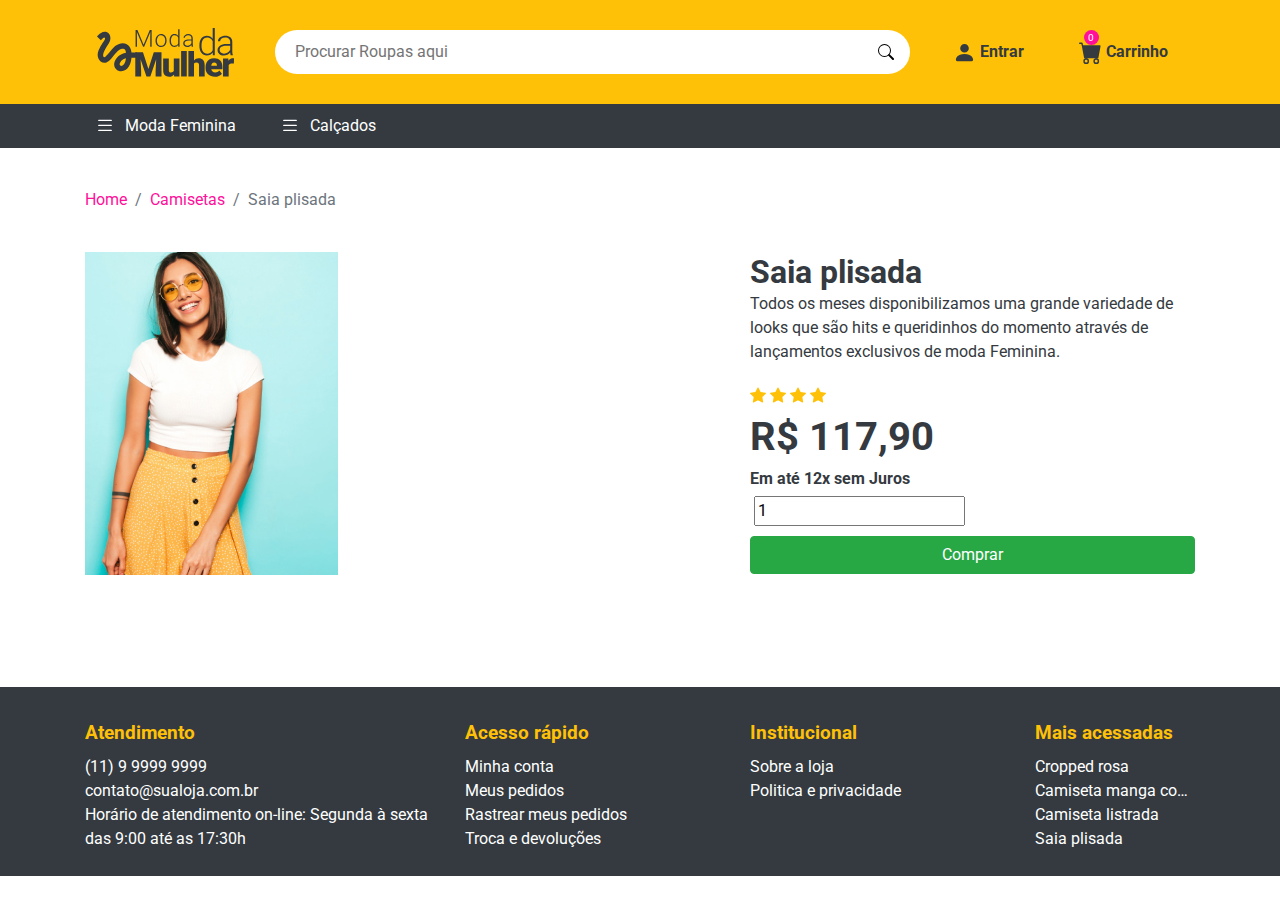
<file: saia.html>
<!DOCTYPE html>
<html lang="pt-br">

<head>
  <meta charset="UTF-8">
  <meta name="viewport" content="width=device-width, initial-scale=1.0">

  <title>Loja Virtual - Produto Saia plisada</title>

  <!-- Favicons -->
  <link rel="apple-touch-icon" sizes="57x57" href="./assets/images/favicons/apple-icon-57x57.png">
  <link rel="apple-touch-icon" sizes="60x60" href="./assets/images/favicons/apple-icon-60x60.png">
  <link rel="apple-touch-icon" sizes="72x72" href="./assets/images/favicons/apple-icon-72x72.png">
  <link rel="apple-touch-icon" sizes="76x76" href="./assets/images/favicons/apple-icon-76x76.png">
  <link rel="apple-touch-icon" sizes="114x114" href="./assets/images/favicons/apple-icon-114x114.png">
  <link rel="apple-touch-icon" sizes="120x120" href="./assets/images/favicons/apple-icon-120x120.png">
  <link rel="apple-touch-icon" sizes="144x144" href="./assets/images/favicons/apple-icon-144x144.png">
  <link rel="apple-touch-icon" sizes="152x152" href="./assets/images/favicons/apple-icon-152x152.png">
  <link rel="apple-touch-icon" sizes="180x180" href="./assets/images/favicons/apple-icon-180x180.png">
  <link rel="icon" type="image/png" sizes="192x192" href="./assets/images/favicons/android-icon-192x192.png">
  <link rel="icon" type="image/png" sizes="32x32" href="./assets/images/favicons/favicon-32x32.png">
  <link rel="icon" type="image/png" sizes="96x96" href="./assets/images/favicons/favicon-96x96.png">
  <link rel="icon" type="image/png" sizes="16x16" href="./assets/images/favicons/favicon-16x16.png">
  <link rel="manifest" href="./assets/images/favicons/manifest.json">
  <meta name="msapplication-TileColor" content="#FFC107">
  <meta name="msapplication-TileImage" content="./assets/images/favicons/ms-icon-144x144.png">
  <meta name="theme-color" content="#FFC107">
  <!-- end Favicons -->

  <!-- Css -->
  <link rel="stylesheet" href="./assets/css/style.css">
</head>

<body>

  <!-- header -->
  <header class="container-fluid">
    <!-- container -->
    <section class="container">
      <!-- row -->
      <article class="row d-flex align-items-center">

        <!-- logo -->
        <a href="./" class="col-md-2 d-flex justify-content-center">
          <img src="./assets/images/logo.svg" class="img-fluid" alt="Logo da empresa - Moda da Mulher">
        </a>

        <!-- buscador -->
        <form action="#" class="col-md-7 d-flex align-items-center">
          <input type="text" name="name" placeholder="Procurar Roupas aqui">

          <button class="d-flex align-items-center">
            <svg width="1em" height="1em" viewBox="0 0 16 16" class="bi bi-search" fill="currentColor"
              xmlns="http://www.w3.org/2000/svg">
              <path fill-rule="evenodd"
                d="M10.442 10.442a1 1 0 0 1 1.415 0l3.85 3.85a1 1 0 0 1-1.414 1.415l-3.85-3.85a1 1 0 0 1 0-1.415z" />
              <path fill-rule="evenodd"
                d="M6.5 12a5.5 5.5 0 1 0 0-11 5.5 5.5 0 0 0 0 11zM13 6.5a6.5 6.5 0 1 1-13 0 6.5 6.5 0 0 1 13 0z" />
            </svg>
          </button>
        </form>

        <!-- administrativo do cliente -->
        <ul class="col-md-3 nav d-flex align-items-center justify-content-around">
          <li class="nav-item">
            <a href="#">
              <svg width="1em" height="1em" viewBox="0 0 16 16" class="bi bi-person-fill" fill="currentColor"
                xmlns="http://www.w3.org/2000/svg">
                <path fill-rule="evenodd"
                  d="M3 14s-1 0-1-1 1-4 6-4 6 3 6 4-1 1-1 1H3zm5-6a3 3 0 1 0 0-6 3 3 0 0 0 0 6z" />
              </svg>

              Entrar
            </a>
          </li>

          <li class="nav-item">
            <span class="notificacao d-flex align-items-center justify-content-center" id="numeroo">0</span>
            <a href="#">
              <svg width="1em" height="1em" viewBox="0 0 16 16" class="bi bi-cart-fill" fill="currentColor"
                xmlns="http://www.w3.org/2000/svg">
                <path fill-rule="evenodd"
                  d="M0 1.5A.5.5 0 0 1 .5 1H2a.5.5 0 0 1 .485.379L2.89 3H14.5a.5.5 0 0 1 .491.592l-1.5 8A.5.5 0 0 1 13 12H4a.5.5 0 0 1-.491-.408L2.01 3.607 1.61 2H.5a.5.5 0 0 1-.5-.5zM5 12a2 2 0 1 0 0 4 2 2 0 0 0 0-4zm7 0a2 2 0 1 0 0 4 2 2 0 0 0 0-4zm-7 1a1 1 0 1 0 0 2 1 1 0 0 0 0-2zm7 0a1 1 0 1 0 0 2 1 1 0 0 0 0-2z" />
              </svg>
              Carrinho
            </a>
          </li>
        </ul>
        <!-- end administrativo do cliente -->

      </article>
      <!-- row -->
    </section>
    <!-- end container -->
  </header>
  <!-- end header -->

  <!-- menu do site -->
  <nav class="container-fluid nav-produtos">
    <!-- container -->
    <section class="container">
      <!-- menu -->
      <ul class="nav">
        <!-- lista de itens -->
        <li class="col-xl-2 col-lg-3 col-md-12 nav-item d-flex align-items-center">
          <svg width="1em" height="1em" viewBox="0 0 16 16" class="bi bi-list" fill="currentColor"
            xmlns="http://www.w3.org/2000/svg">
            <path fill-rule="evenodd"
              d="M2.5 11.5A.5.5 0 0 1 3 11h10a.5.5 0 0 1 0 1H3a.5.5 0 0 1-.5-.5zm0-4A.5.5 0 0 1 3 7h10a.5.5 0 0 1 0 1H3a.5.5 0 0 1-.5-.5zm0-4A.5.5 0 0 1 3 3h10a.5.5 0 0 1 0 1H3a.5.5 0 0 1-.5-.5z" />
          </svg>
          Moda Feminina

          <!-- submenu -->
          <ul class="nav flex-column">
            <li class="nav-item">
              <a href="#">
                Lançamentos
              </a>
            </li>

            <li class="nav-item">
              <a href="#">
                Plus Size
              </a>
            </li>

            <li class="nav-item">
              <a href="#">
                Moda Praia
              </a>
            </li>

            <li class="nav-item">
              <a href="#">
                Acessórios
              </a>
            </li>

            <li class="nav-item">
              <a href="#">
                Promoção
              </a>
            </li>
          </ul>
          <!-- end submenu -->
        </li>

        <!-- lista de itens -->
        <li class="col-xl-2 col-lg-3 col-md-12 nav-item d-flex align-items-center">
          <svg width="1em" height="1em" viewBox="0 0 16 16" class="bi bi-list" fill="currentColor"
            xmlns="http://www.w3.org/2000/svg">
            <path fill-rule="evenodd"
              d="M2.5 11.5A.5.5 0 0 1 3 11h10a.5.5 0 0 1 0 1H3a.5.5 0 0 1-.5-.5zm0-4A.5.5 0 0 1 3 7h10a.5.5 0 0 1 0 1H3a.5.5 0 0 1-.5-.5zm0-4A.5.5 0 0 1 3 3h10a.5.5 0 0 1 0 1H3a.5.5 0 0 1-.5-.5z" />
          </svg>
          Calçados
        </li>
      </ul>
      <!-- menu -->
    </section>
    <!-- end container -->
  </nav>
  <!-- end menu do site -->

  <!-- main -->
  <main>


    <!-- container produto -->
    <section class="container">

      <nav aria-label="breadcrumb">
        <ol class="breadcrumb">
          <li class="breadcrumb-item"><a href="./">Home</a></li>
          <li class="breadcrumb-item"><a href="./camisetas.html">Camisetas</a></li>
          <li class="breadcrumb-item active" aria-current="page">Saia plisada</li>
        </ol>
      </nav>

      <article class="row produtos-compra">
        <figure class="col-md-7 mb-3">
          <img src="./assets/images/saia-plisada.jpg" class="img-fluid"
            alt="Camiseta manga Comprida">
        </figure>

        <section class="col-md-5 mb-3 d-flex flex-column justify-content-around">
          <article class="produtos-conteudo">
            <h1>Saia plisada</h1>
            <p>
              Todos os meses disponibilizamos uma grande variedade de looks que são hits e queridinhos do momento
              através de lançamentos exclusivos de moda Feminina.
            </p>
          </article>

          <article class="produtos-preco">
            <div class="produtos-stars">
              <svg width="1em" height="1em" viewBox="0 0 16 16" class="bi bi-star-fill" fill="currentColor"
                xmlns="http://www.w3.org/2000/svg">
                <path
                  d="M3.612 15.443c-.386.198-.824-.149-.746-.592l.83-4.73L.173 6.765c-.329-.314-.158-.888.283-.95l4.898-.696L7.538.792c.197-.39.73-.39.927 0l2.184 4.327 4.898.696c.441.062.612.636.283.95l-3.523 3.356.83 4.73c.078.443-.36.79-.746.592L8 13.187l-4.389 2.256z" />
              </svg>

              <svg width="1em" height="1em" viewBox="0 0 16 16" class="bi bi-star-fill" fill="currentColor"
                xmlns="http://www.w3.org/2000/svg">
                <path
                  d="M3.612 15.443c-.386.198-.824-.149-.746-.592l.83-4.73L.173 6.765c-.329-.314-.158-.888.283-.95l4.898-.696L7.538.792c.197-.39.73-.39.927 0l2.184 4.327 4.898.696c.441.062.612.636.283.95l-3.523 3.356.83 4.73c.078.443-.36.79-.746.592L8 13.187l-4.389 2.256z" />
              </svg>

              <svg width="1em" height="1em" viewBox="0 0 16 16" class="bi bi-star-fill" fill="currentColor"
                xmlns="http://www.w3.org/2000/svg">
                <path
                  d="M3.612 15.443c-.386.198-.824-.149-.746-.592l.83-4.73L.173 6.765c-.329-.314-.158-.888.283-.95l4.898-.696L7.538.792c.197-.39.73-.39.927 0l2.184 4.327 4.898.696c.441.062.612.636.283.95l-3.523 3.356.83 4.73c.078.443-.36.79-.746.592L8 13.187l-4.389 2.256z" />
              </svg>

              <svg width="1em" height="1em" viewBox="0 0 16 16" class="bi bi-star-fill" fill="currentColor"
                xmlns="http://www.w3.org/2000/svg">
                <path
                  d="M3.612 15.443c-.386.198-.824-.149-.746-.592l.83-4.73L.173 6.765c-.329-.314-.158-.888.283-.95l4.898-.696L7.538.792c.197-.39.73-.39.927 0l2.184 4.327 4.898.696c.441.062.612.636.283.95l-3.523 3.356.83 4.73c.078.443-.36.79-.746.592L8 13.187l-4.389 2.256z" />
              </svg>
            </div>

            <strong id="valorItem4">
              R$ 117,90
            </strong>
            <strong>
              <span class="d-block">Em até 12x sem Juros</span>
            </strong>
            

            <div class="item" style="margin-bottom: 10px; margin-top: 5px;">
              <label for="item4"></label>
              <input type="number" id="item4" value="1" min="0" onchange="atualizarValor(this)">
          </div>

              <button type="submit" class="btn btn-success col-md-12" id="botaao">Comprar</button>
            </form>
          </article>
        </section>

        <div class="fb-comments col-md-12 mb-5 mt-5" data-href="https://ryanmulekim.github.io/Moda-Feminina/produto-camiseta-manga-comprida.html" data-width="100%" data-numposts="5"></div>
      </article>
    </section>
    <!-- container produto -->

  </main>
  <!-- end main -->

  <!-- Footer -->
  <footer class="container-fluid">
    <!-- container -->
    <section class="container">
      <!-- menus -->
      <section class="row">
        <!-- atendimento -->
        <article class="col-md-4">
          <h4>
            Atendimento
          </h4>
          <!-- links -->
          <ul class="nav flex-column">
            <li class="nav-item">
              <a href="tel:+5511999999999">(11) 9 9999 9999</a>
            </li>

            <li class="nav-item">
              <a href="mailto:contato@sualoja.com.br">contato@sualoja.com.br</a>
            </li>

            <li class="nav-item">
              Horário de atendimento on-line: Segunda à sexta das 9:00 até as 17:30h
            </li>
          </ul>
        </article>
        <!-- end atendimento -->

        <!-- acesso rápido -->
        <article class="col-md-3">
          <h4>
            Acesso rápido
          </h4>
          <!-- links -->
          <ul class="nav flex-column">
            <li class="nav-item">
              <a href="#">Minha conta</a>
            </li>

            <li class="nav-item">
              <a href="#">Meus pedidos</a>
            </li>

            <li class="nav-item">
              <a href="#">Rastrear meus pedidos</a>
            </li>

            <li class="nav-item">
              <a href="#">Troca e devoluções</a>
            </li>
          </ul>
        </article>
        <!-- end acesso rápido -->

        <!-- institucional -->
        <article class="col-md-3">
          <h4>
            Institucional
          </h4>
          <!-- links -->
          <ul class="nav flex-column">
            <li class="nav-item">
              <a href="#">Sobre a loja</a>
            </li>

            <li class="nav-item">
              <a href="#">Politica e privacidade</a>
            </li>
          </ul>
        </article>
        <!-- end institucional -->

        <!-- mais acessadas -->
        <article class="col-md-2">
          <h4>
            Mais acessadas
          </h4>
          <!-- links -->
          <ul class="nav flex-column">
            <li class="nav-item">
              <a href="#">Cropped rosa</a>
            </li>

            <li class="nav-item ellipsis">
              <a href="#">Camiseta manga comprida</a>
            </li>

            <li class="nav-item">
              <a href="#">Camiseta listrada</a>
            </li>

            <li class="nav-item">
              <a href="#">Saia plisada</a>
            </li>
          </ul>
        </article>
        <!-- end mais acessadas -->
      </section>
      <!-- end menus -->
    </section>
    <!-- end container -->

  </footer>
  <!-- end Footer-->

  <!-- Arquivos Bootstrap -->
  <script src="./assets/js/jquery.js"></script>
  <script src="./assets/js/popper.js"></script>
  <script src="./assets/js/bootstrap.js"></script>
  <script src="./assets/js/script.js"></script>

  <!-- Facebook Plugin -->
  <div id="fb-root"></div>
<script async defer crossorigin="anonymous" src="https://connect.facebook.net/pt_BR/sdk.js#xfbml=1&version=v19.0" nonce="wlMYO6td"></script>
</body>

</html>
</file>
<file: assets/css/style.css>
@charset "UTF-8";
@import url("https://fonts.googleapis.com/css2?family=Roboto:wght@300;500;900&display=swap");
header {
  background: #FFC107;
  padding: 25px;
}
header form input[type=text] {
  background: #FFF;
  width: 100%;
  border-radius: 100px;
  border: none;
  padding: 10px 20px;
}
header form button {
  background: none;
  border: none;
  position: absolute;
  right: 25px;
}
header ul li {
  position: relative;
}
header ul li span.notificacao {
  color: #FFF;
  background: #FF0F9A;
  position: absolute;
  top: -10px;
  left: 5px;
  font-size: 10px;
  width: 15px;
  height: 15px;
  border-radius: 100%;
}
header ul li a {
  font-size: 16px;
  font-weight: bold;
  color: #343A40;
}
header ul li a svg {
  font-size: 23px;
}
header ul li a:hover {
  color: initial;
}

nav.nav-produtos {
  background: #343A40;
  color: #FFF;
}
nav.nav-produtos a {
  color: #FFF;
}
nav.nav-produtos ul.nav li {
  position: relative;
  padding: 10px;
}
nav.nav-produtos ul.nav li svg {
  font-size: 20px;
  margin-right: 10px;
}
nav.nav-produtos ul.nav li:hover {
  background: black;
}
nav.nav-produtos ul.nav li:hover ul.nav {
  display: block;
}
nav.nav-produtos ul.nav li ul.nav {
  z-index: 999;
  display: none;
  position: absolute;
  top: 44px;
  left: 0px;
  background: #343A40;
  border-top: solid #FFC107 10px;
  width: 100%;
}
nav.nav-produtos ul.nav li ul.nav li {
  padding: 10px 25px;
}

.banners-promocionais-statico {
  margin-top: 30px;
}
.banners-promocionais-statico .banners-promocionais-statico-12x {
  background-color: #FF0F9A;
  background-image: url("../images/parcele-em-12x.jpg");
}
.banners-promocionais-statico .banners-promocionais-statico-todo-br {
  background-color: #B343C3;
  background-image: url("../images/entrega-para-todo-brasil.jpg");
}
.banners-promocionais-statico .banners-promocionais-statico-12x,
.banners-promocionais-statico .banners-promocionais-statico-todo-br {
  background-size: cover;
  height: 105px;
  padding: 20px 60px;
  color: #FFF;
}
.banners-promocionais-statico .banners-promocionais-statico-12x svg, .banners-promocionais-statico .banners-promocionais-statico-12x p,
.banners-promocionais-statico .banners-promocionais-statico-todo-br svg,
.banners-promocionais-statico .banners-promocionais-statico-todo-br p {
  margin: 0;
  padding: 0;
}
.banners-promocionais-statico .banners-promocionais-statico-12x svg,
.banners-promocionais-statico .banners-promocionais-statico-todo-br svg {
  font-size: 55px;
}
.banners-promocionais-statico .banners-promocionais-statico-12x p,
.banners-promocionais-statico .banners-promocionais-statico-todo-br p {
  font-weight: 100;
  font-size: 23px;
  line-height: 110%;
  margin-left: 20px;
}
.banners-promocionais-statico .banners-promocionais-statico-12x p strong,
.banners-promocionais-statico .banners-promocionais-statico-todo-br p strong {
  font-weight: bold;
}

.produtos {
  margin: 30px 0;
}
.produtos .produtos-container {
  margin: 30px 0;
}
.produtos .produtos-container .produtos-itens {
  color: #343A40;
}
.produtos .produtos-container .produtos-itens h2 {
  font-size: 19px;
  margin: 10px 0 0;
}
.produtos .produtos-container .produtos-itens .produtos-stars {
  font-size: 10px;
}
.produtos .produtos-container .produtos-itens .produtos-stars svg {
  fill: #FFC107;
}
.produtos .produtos-container .produtos-itens .produtos-preco {
  font-size: 16px;
}

.produtos-compra figure {
  margin: 0;
}
.produtos-compra .produtos-conteudo h1 {
  margin: 0;
  font-size: 32px;
}
.produtos-compra .produtos-conteudo p {
  font-size: 16px;
}
.produtos-compra .produtos-preco .produtos-stars svg {
  fill: #FFC107;
}
.produtos-compra .produtos-preco strong {
  font-size: 40px;
}
.produtos-compra .produtos-preco form {
  font-weight: 100;
}
.produtos-compra .produtos-preco form label {
  margin: 0;
}
.produtos-compra .produtos-preco .produtos-stars svg, .produtos-compra .produtos-preco strong span, .produtos-compra .produtos-preco form {
  font-size: 16px;
}

footer {
  background: #343A40;
  padding: 25px 0;
  color: #FFF;
}
footer a {
  color: #FFF;
}
footer a:hover {
  color: #FFF;
}
footer h4 {
  color: #FFC107;
  font-size: 19px;
}
footer ul li.ellipsis {
  width: 100%;
  overflow: hidden;
  text-overflow: ellipsis;
  white-space: nowrap;
}

@media (max-width: 375px) {
  .banners-promocionais-statico .banners-promocionais-statico-12x p,
.banners-promocionais-statico .banners-promocionais-statico-todo-br p {
    font-size: 14px;
  }
}
@media (max-width: 767px) {
  header form {
    margin: 20px 0;
  }

  #banners-promocionais {
    display: none;
  }

  .produtos-container img {
    width: 100%;
  }
}
@media (max-width: 991px) {
  header ul li {
    margin: 7px 0;
  }
}
/*!
 * Bootstrap v4.5.0 (https://getbootstrap.com/)
 * Copyright 2011-2020 The Bootstrap Authors
 * Copyright 2011-2020 Twitter, Inc.
 * Licensed under MIT (https://github.com/twbs/bootstrap/blob/master/LICENSE)
 */
:root {
  --blue:#007bff;
  --indigo:#6610f2;
  --purple:#6f42c1;
  --pink:#e83e8c;
  --red:#dc3545;
  --orange:#fd7e14;
  --yellow:#ffc107;
  --green:#28a745;
  --teal:#20c997;
  --cyan:#17a2b8;
  --white:#fff;
  --gray:#6c757d;
  --gray-dark:#343a40;
  --primary:#007bff;
  --secondary:#6c757d;
  --success:#28a745;
  --info:#17a2b8;
  --warning:#ffc107;
  --danger:#dc3545;
  --light:#f8f9fa;
  --dark:#343a40;
  --breakpoint-xs:0;
  --breakpoint-sm:576px;
  --breakpoint-md:768px;
  --breakpoint-lg:992px;
  --breakpoint-xl:1200px;
  --font-family-sans-serif:-apple-system,BlinkMacSystemFont,"Segoe UI",Roboto,"Helvetica Neue",Arial,"Noto Sans",sans-serif,"Apple Color Emoji","Segoe UI Emoji","Segoe UI Symbol","Noto Color Emoji";
  --font-family-monospace:SFMono-Regular,Menlo,Monaco,Consolas,"Liberation Mono","Courier New",monospace;
}

*, ::after, ::before {
  box-sizing: border-box;
}

html {
  font-family: sans-serif;
  line-height: 1.15;
  -webkit-text-size-adjust: 100%;
  -webkit-tap-highlight-color: transparent;
}

article, aside, figcaption, figure, footer, header, hgroup, main, nav, section {
  display: block;
}

body {
  margin: 0;
  font-family: -apple-system, BlinkMacSystemFont, "Segoe UI", Roboto, "Helvetica Neue", Arial, "Noto Sans", sans-serif, "Apple Color Emoji", "Segoe UI Emoji", "Segoe UI Symbol", "Noto Color Emoji";
  font-size: 1rem;
  font-weight: 400;
  line-height: 1.5;
  color: #212529;
  text-align: left;
  background-color: #fff;
}

[tabindex="-1"]:focus:not(:focus-visible) {
  outline: 0 !important;
}

hr {
  box-sizing: content-box;
  height: 0;
  overflow: visible;
}

h1, h2, h3, h4, h5, h6 {
  margin-top: 0;
  margin-bottom: 0.5rem;
}

p {
  margin-top: 0;
  margin-bottom: 1rem;
}

abbr[data-original-title], abbr[title] {
  text-decoration: underline;
  -webkit-text-decoration: underline dotted;
  text-decoration: underline dotted;
  cursor: help;
  border-bottom: 0;
  -webkit-text-decoration-skip-ink: none;
  text-decoration-skip-ink: none;
}

address {
  margin-bottom: 1rem;
  font-style: normal;
  line-height: inherit;
}

dl, ol, ul {
  margin-top: 0;
  margin-bottom: 1rem;
}

ol ol, ol ul, ul ol, ul ul {
  margin-bottom: 0;
}

dt {
  font-weight: 700;
}

dd {
  margin-bottom: 0.5rem;
  margin-left: 0;
}

blockquote {
  margin: 0 0 1rem;
}

b, strong {
  font-weight: bolder;
}

small {
  font-size: 80%;
}

sub, sup {
  position: relative;
  font-size: 75%;
  line-height: 0;
  vertical-align: baseline;
}

sub {
  bottom: -0.25em;
}

sup {
  top: -0.5em;
}

a {
  color: #007bff;
  text-decoration: none;
  background-color: transparent;
}

a:hover {
  color: #0056b3;
  text-decoration: underline;
}

a:not([href]) {
  color: inherit;
  text-decoration: none;
}

a:not([href]):hover {
  color: inherit;
  text-decoration: none;
}

code, kbd, pre, samp {
  font-family: SFMono-Regular, Menlo, Monaco, Consolas, "Liberation Mono", "Courier New", monospace;
  font-size: 1em;
}

pre {
  margin-top: 0;
  margin-bottom: 1rem;
  overflow: auto;
  -ms-overflow-style: scrollbar;
}

figure {
  margin: 0 0 1rem;
}

img {
  vertical-align: middle;
  border-style: none;
}

svg {
  overflow: hidden;
  vertical-align: middle;
}

table {
  border-collapse: collapse;
}

caption {
  padding-top: 0.75rem;
  padding-bottom: 0.75rem;
  color: #6c757d;
  text-align: left;
  caption-side: bottom;
}

th {
  text-align: inherit;
}

label {
  display: inline-block;
  margin-bottom: 0.5rem;
}

button {
  border-radius: 0;
}

button:focus {
  outline: 1px dotted;
  outline: 5px auto -webkit-focus-ring-color;
}

button, input, optgroup, select, textarea {
  margin: 0;
  font-family: inherit;
  font-size: inherit;
  line-height: inherit;
}

button, input {
  overflow: visible;
}

button, select {
  text-transform: none;
}

[role=button] {
  cursor: pointer;
}

select {
  word-wrap: normal;
}

[type=button], [type=reset], [type=submit], button {
  -webkit-appearance: button;
}

[type=button]:not(:disabled), [type=reset]:not(:disabled), [type=submit]:not(:disabled), button:not(:disabled) {
  cursor: pointer;
}

[type=button]::-moz-focus-inner, [type=reset]::-moz-focus-inner, [type=submit]::-moz-focus-inner, button::-moz-focus-inner {
  padding: 0;
  border-style: none;
}

input[type=checkbox], input[type=radio] {
  box-sizing: border-box;
  padding: 0;
}

textarea {
  overflow: auto;
  resize: vertical;
}

fieldset {
  min-width: 0;
  padding: 0;
  margin: 0;
  border: 0;
}

legend {
  display: block;
  width: 100%;
  max-width: 100%;
  padding: 0;
  margin-bottom: 0.5rem;
  font-size: 1.5rem;
  line-height: inherit;
  color: inherit;
  white-space: normal;
}

progress {
  vertical-align: baseline;
}

[type=number]::-webkit-inner-spin-button, [type=number]::-webkit-outer-spin-button {
  height: auto;
}

[type=search] {
  outline-offset: -2px;
  -webkit-appearance: none;
}

[type=search]::-webkit-search-decoration {
  -webkit-appearance: none;
}

::-webkit-file-upload-button {
  font: inherit;
  -webkit-appearance: button;
}

output {
  display: inline-block;
}

summary {
  display: list-item;
  cursor: pointer;
}

template {
  display: none;
}

[hidden] {
  display: none !important;
}

.h1, .h2, .h3, .h4, .h5, .h6, h1, h2, h3, h4, h5, h6 {
  margin-bottom: 0.5rem;
  font-weight: 500;
  line-height: 1.2;
}

.h1, h1 {
  font-size: 2.5rem;
}

.h2, h2 {
  font-size: 2rem;
}

.h3, h3 {
  font-size: 1.75rem;
}

.h4, h4 {
  font-size: 1.5rem;
}

.h5, h5 {
  font-size: 1.25rem;
}

.h6, h6 {
  font-size: 1rem;
}

.lead {
  font-size: 1.25rem;
  font-weight: 300;
}

.display-1 {
  font-size: 6rem;
  font-weight: 300;
  line-height: 1.2;
}

.display-2 {
  font-size: 5.5rem;
  font-weight: 300;
  line-height: 1.2;
}

.display-3 {
  font-size: 4.5rem;
  font-weight: 300;
  line-height: 1.2;
}

.display-4 {
  font-size: 3.5rem;
  font-weight: 300;
  line-height: 1.2;
}

hr {
  margin-top: 1rem;
  margin-bottom: 1rem;
  border: 0;
  border-top: 1px solid rgba(0, 0, 0, 0.1);
}

.small, small {
  font-size: 80%;
  font-weight: 400;
}

.mark, mark {
  padding: 0.2em;
  background-color: #fcf8e3;
}

.list-unstyled {
  padding-left: 0;
  list-style: none;
}

.list-inline {
  padding-left: 0;
  list-style: none;
}

.list-inline-item {
  display: inline-block;
}

.list-inline-item:not(:last-child) {
  margin-right: 0.5rem;
}

.initialism {
  font-size: 90%;
  text-transform: uppercase;
}

.blockquote {
  margin-bottom: 1rem;
  font-size: 1.25rem;
}

.blockquote-footer {
  display: block;
  font-size: 80%;
  color: #6c757d;
}

.blockquote-footer::before {
  content: "— ";
}

.img-fluid {
  max-width: 100%;
  height: auto;
}

.img-thumbnail {
  padding: 0.25rem;
  background-color: #fff;
  border: 1px solid #dee2e6;
  border-radius: 0.25rem;
  max-width: 100%;
  height: auto;
}

.figure {
  display: inline-block;
}

.figure-img {
  margin-bottom: 0.5rem;
  line-height: 1;
}

.figure-caption {
  font-size: 90%;
  color: #6c757d;
}

code {
  font-size: 87.5%;
  color: #e83e8c;
  word-wrap: break-word;
}

a > code {
  color: inherit;
}

kbd {
  padding: 0.2rem 0.4rem;
  font-size: 87.5%;
  color: #fff;
  background-color: #212529;
  border-radius: 0.2rem;
}

kbd kbd {
  padding: 0;
  font-size: 100%;
  font-weight: 700;
}

pre {
  display: block;
  font-size: 87.5%;
  color: #212529;
}

pre code {
  font-size: inherit;
  color: inherit;
  word-break: normal;
}

.pre-scrollable {
  max-height: 340px;
  overflow-y: scroll;
}

.container {
  width: 100%;
  padding-right: 15px;
  padding-left: 15px;
  margin-right: auto;
  margin-left: auto;
}

@media (min-width: 576px) {
  .container {
    max-width: 540px;
  }
}
@media (min-width: 768px) {
  .container {
    max-width: 720px;
  }
}
@media (min-width: 992px) {
  .container {
    max-width: 960px;
  }
}
@media (min-width: 1200px) {
  .container {
    max-width: 1140px;
  }
}
.container-fluid, .container-lg, .container-md, .container-sm, .container-xl {
  width: 100%;
  padding-right: 15px;
  padding-left: 15px;
  margin-right: auto;
  margin-left: auto;
}

@media (min-width: 576px) {
  .container, .container-sm {
    max-width: 540px;
  }
}
@media (min-width: 768px) {
  .container, .container-md, .container-sm {
    max-width: 720px;
  }
}
@media (min-width: 992px) {
  .container, .container-lg, .container-md, .container-sm {
    max-width: 960px;
  }
}
@media (min-width: 1200px) {
  .container, .container-lg, .container-md, .container-sm, .container-xl {
    max-width: 1140px;
  }
}
.row {
  display: -ms-flexbox;
  display: flex;
  -ms-flex-wrap: wrap;
  flex-wrap: wrap;
  margin-right: -15px;
  margin-left: -15px;
}

.no-gutters {
  margin-right: 0;
  margin-left: 0;
}

.no-gutters > .col, .no-gutters > [class*=col-] {
  padding-right: 0;
  padding-left: 0;
}

.col, .col-1, .col-10, .col-11, .col-12, .col-2, .col-3, .col-4, .col-5, .col-6, .col-7, .col-8, .col-9, .col-auto, .col-lg, .col-lg-1, .col-lg-10, .col-lg-11, .col-lg-12, .col-lg-2, .col-lg-3, .col-lg-4, .col-lg-5, .col-lg-6, .col-lg-7, .col-lg-8, .col-lg-9, .col-lg-auto, .col-md, .col-md-1, .col-md-10, .col-md-11, .col-md-12, .col-md-2, .col-md-3, .col-md-4, .col-md-5, .col-md-6, .col-md-7, .col-md-8, .col-md-9, .col-md-auto, .col-sm, .col-sm-1, .col-sm-10, .col-sm-11, .col-sm-12, .col-sm-2, .col-sm-3, .col-sm-4, .col-sm-5, .col-sm-6, .col-sm-7, .col-sm-8, .col-sm-9, .col-sm-auto, .col-xl, .col-xl-1, .col-xl-10, .col-xl-11, .col-xl-12, .col-xl-2, .col-xl-3, .col-xl-4, .col-xl-5, .col-xl-6, .col-xl-7, .col-xl-8, .col-xl-9, .col-xl-auto {
  position: relative;
  width: 100%;
  padding-right: 15px;
  padding-left: 15px;
}

.col {
  -ms-flex-preferred-size: 0;
  flex-basis: 0;
  -ms-flex-positive: 1;
  flex-grow: 1;
  min-width: 0;
  max-width: 100%;
}

.row-cols-1 > * {
  -ms-flex: 0 0 100%;
  flex: 0 0 100%;
  max-width: 100%;
}

.row-cols-2 > * {
  -ms-flex: 0 0 50%;
  flex: 0 0 50%;
  max-width: 50%;
}

.row-cols-3 > * {
  -ms-flex: 0 0 33.333333%;
  flex: 0 0 33.333333%;
  max-width: 33.333333%;
}

.row-cols-4 > * {
  -ms-flex: 0 0 25%;
  flex: 0 0 25%;
  max-width: 25%;
}

.row-cols-5 > * {
  -ms-flex: 0 0 20%;
  flex: 0 0 20%;
  max-width: 20%;
}

.row-cols-6 > * {
  -ms-flex: 0 0 16.666667%;
  flex: 0 0 16.666667%;
  max-width: 16.666667%;
}

.col-auto {
  -ms-flex: 0 0 auto;
  flex: 0 0 auto;
  width: auto;
  max-width: 100%;
}

.col-1 {
  -ms-flex: 0 0 8.333333%;
  flex: 0 0 8.333333%;
  max-width: 8.333333%;
}

.col-2 {
  -ms-flex: 0 0 16.666667%;
  flex: 0 0 16.666667%;
  max-width: 16.666667%;
}

.col-3 {
  -ms-flex: 0 0 25%;
  flex: 0 0 25%;
  max-width: 25%;
}

.col-4 {
  -ms-flex: 0 0 33.333333%;
  flex: 0 0 33.333333%;
  max-width: 33.333333%;
}

.col-5 {
  -ms-flex: 0 0 41.666667%;
  flex: 0 0 41.666667%;
  max-width: 41.666667%;
}

.col-6 {
  -ms-flex: 0 0 50%;
  flex: 0 0 50%;
  max-width: 50%;
}

.col-7 {
  -ms-flex: 0 0 58.333333%;
  flex: 0 0 58.333333%;
  max-width: 58.333333%;
}

.col-8 {
  -ms-flex: 0 0 66.666667%;
  flex: 0 0 66.666667%;
  max-width: 66.666667%;
}

.col-9 {
  -ms-flex: 0 0 75%;
  flex: 0 0 75%;
  max-width: 75%;
}

.col-10 {
  -ms-flex: 0 0 83.333333%;
  flex: 0 0 83.333333%;
  max-width: 83.333333%;
}

.col-11 {
  -ms-flex: 0 0 91.666667%;
  flex: 0 0 91.666667%;
  max-width: 91.666667%;
}

.col-12 {
  -ms-flex: 0 0 100%;
  flex: 0 0 100%;
  max-width: 100%;
}

.order-first {
  -ms-flex-order: -1;
  order: -1;
}

.order-last {
  -ms-flex-order: 13;
  order: 13;
}

.order-0 {
  -ms-flex-order: 0;
  order: 0;
}

.order-1 {
  -ms-flex-order: 1;
  order: 1;
}

.order-2 {
  -ms-flex-order: 2;
  order: 2;
}

.order-3 {
  -ms-flex-order: 3;
  order: 3;
}

.order-4 {
  -ms-flex-order: 4;
  order: 4;
}

.order-5 {
  -ms-flex-order: 5;
  order: 5;
}

.order-6 {
  -ms-flex-order: 6;
  order: 6;
}

.order-7 {
  -ms-flex-order: 7;
  order: 7;
}

.order-8 {
  -ms-flex-order: 8;
  order: 8;
}

.order-9 {
  -ms-flex-order: 9;
  order: 9;
}

.order-10 {
  -ms-flex-order: 10;
  order: 10;
}

.order-11 {
  -ms-flex-order: 11;
  order: 11;
}

.order-12 {
  -ms-flex-order: 12;
  order: 12;
}

.offset-1 {
  margin-left: 8.333333%;
}

.offset-2 {
  margin-left: 16.666667%;
}

.offset-3 {
  margin-left: 25%;
}

.offset-4 {
  margin-left: 33.333333%;
}

.offset-5 {
  margin-left: 41.666667%;
}

.offset-6 {
  margin-left: 50%;
}

.offset-7 {
  margin-left: 58.333333%;
}

.offset-8 {
  margin-left: 66.666667%;
}

.offset-9 {
  margin-left: 75%;
}

.offset-10 {
  margin-left: 83.333333%;
}

.offset-11 {
  margin-left: 91.666667%;
}

@media (min-width: 576px) {
  .col-sm {
    -ms-flex-preferred-size: 0;
    flex-basis: 0;
    -ms-flex-positive: 1;
    flex-grow: 1;
    min-width: 0;
    max-width: 100%;
  }

  .row-cols-sm-1 > * {
    -ms-flex: 0 0 100%;
    flex: 0 0 100%;
    max-width: 100%;
  }

  .row-cols-sm-2 > * {
    -ms-flex: 0 0 50%;
    flex: 0 0 50%;
    max-width: 50%;
  }

  .row-cols-sm-3 > * {
    -ms-flex: 0 0 33.333333%;
    flex: 0 0 33.333333%;
    max-width: 33.333333%;
  }

  .row-cols-sm-4 > * {
    -ms-flex: 0 0 25%;
    flex: 0 0 25%;
    max-width: 25%;
  }

  .row-cols-sm-5 > * {
    -ms-flex: 0 0 20%;
    flex: 0 0 20%;
    max-width: 20%;
  }

  .row-cols-sm-6 > * {
    -ms-flex: 0 0 16.666667%;
    flex: 0 0 16.666667%;
    max-width: 16.666667%;
  }

  .col-sm-auto {
    -ms-flex: 0 0 auto;
    flex: 0 0 auto;
    width: auto;
    max-width: 100%;
  }

  .col-sm-1 {
    -ms-flex: 0 0 8.333333%;
    flex: 0 0 8.333333%;
    max-width: 8.333333%;
  }

  .col-sm-2 {
    -ms-flex: 0 0 16.666667%;
    flex: 0 0 16.666667%;
    max-width: 16.666667%;
  }

  .col-sm-3 {
    -ms-flex: 0 0 25%;
    flex: 0 0 25%;
    max-width: 25%;
  }

  .col-sm-4 {
    -ms-flex: 0 0 33.333333%;
    flex: 0 0 33.333333%;
    max-width: 33.333333%;
  }

  .col-sm-5 {
    -ms-flex: 0 0 41.666667%;
    flex: 0 0 41.666667%;
    max-width: 41.666667%;
  }

  .col-sm-6 {
    -ms-flex: 0 0 50%;
    flex: 0 0 50%;
    max-width: 50%;
  }

  .col-sm-7 {
    -ms-flex: 0 0 58.333333%;
    flex: 0 0 58.333333%;
    max-width: 58.333333%;
  }

  .col-sm-8 {
    -ms-flex: 0 0 66.666667%;
    flex: 0 0 66.666667%;
    max-width: 66.666667%;
  }

  .col-sm-9 {
    -ms-flex: 0 0 75%;
    flex: 0 0 75%;
    max-width: 75%;
  }

  .col-sm-10 {
    -ms-flex: 0 0 83.333333%;
    flex: 0 0 83.333333%;
    max-width: 83.333333%;
  }

  .col-sm-11 {
    -ms-flex: 0 0 91.666667%;
    flex: 0 0 91.666667%;
    max-width: 91.666667%;
  }

  .col-sm-12 {
    -ms-flex: 0 0 100%;
    flex: 0 0 100%;
    max-width: 100%;
  }

  .order-sm-first {
    -ms-flex-order: -1;
    order: -1;
  }

  .order-sm-last {
    -ms-flex-order: 13;
    order: 13;
  }

  .order-sm-0 {
    -ms-flex-order: 0;
    order: 0;
  }

  .order-sm-1 {
    -ms-flex-order: 1;
    order: 1;
  }

  .order-sm-2 {
    -ms-flex-order: 2;
    order: 2;
  }

  .order-sm-3 {
    -ms-flex-order: 3;
    order: 3;
  }

  .order-sm-4 {
    -ms-flex-order: 4;
    order: 4;
  }

  .order-sm-5 {
    -ms-flex-order: 5;
    order: 5;
  }

  .order-sm-6 {
    -ms-flex-order: 6;
    order: 6;
  }

  .order-sm-7 {
    -ms-flex-order: 7;
    order: 7;
  }

  .order-sm-8 {
    -ms-flex-order: 8;
    order: 8;
  }

  .order-sm-9 {
    -ms-flex-order: 9;
    order: 9;
  }

  .order-sm-10 {
    -ms-flex-order: 10;
    order: 10;
  }

  .order-sm-11 {
    -ms-flex-order: 11;
    order: 11;
  }

  .order-sm-12 {
    -ms-flex-order: 12;
    order: 12;
  }

  .offset-sm-0 {
    margin-left: 0;
  }

  .offset-sm-1 {
    margin-left: 8.333333%;
  }

  .offset-sm-2 {
    margin-left: 16.666667%;
  }

  .offset-sm-3 {
    margin-left: 25%;
  }

  .offset-sm-4 {
    margin-left: 33.333333%;
  }

  .offset-sm-5 {
    margin-left: 41.666667%;
  }

  .offset-sm-6 {
    margin-left: 50%;
  }

  .offset-sm-7 {
    margin-left: 58.333333%;
  }

  .offset-sm-8 {
    margin-left: 66.666667%;
  }

  .offset-sm-9 {
    margin-left: 75%;
  }

  .offset-sm-10 {
    margin-left: 83.333333%;
  }

  .offset-sm-11 {
    margin-left: 91.666667%;
  }
}
@media (min-width: 768px) {
  .col-md {
    -ms-flex-preferred-size: 0;
    flex-basis: 0;
    -ms-flex-positive: 1;
    flex-grow: 1;
    min-width: 0;
    max-width: 100%;
  }

  .row-cols-md-1 > * {
    -ms-flex: 0 0 100%;
    flex: 0 0 100%;
    max-width: 100%;
  }

  .row-cols-md-2 > * {
    -ms-flex: 0 0 50%;
    flex: 0 0 50%;
    max-width: 50%;
  }

  .row-cols-md-3 > * {
    -ms-flex: 0 0 33.333333%;
    flex: 0 0 33.333333%;
    max-width: 33.333333%;
  }

  .row-cols-md-4 > * {
    -ms-flex: 0 0 25%;
    flex: 0 0 25%;
    max-width: 25%;
  }

  .row-cols-md-5 > * {
    -ms-flex: 0 0 20%;
    flex: 0 0 20%;
    max-width: 20%;
  }

  .row-cols-md-6 > * {
    -ms-flex: 0 0 16.666667%;
    flex: 0 0 16.666667%;
    max-width: 16.666667%;
  }

  .col-md-auto {
    -ms-flex: 0 0 auto;
    flex: 0 0 auto;
    width: auto;
    max-width: 100%;
  }

  .col-md-1 {
    -ms-flex: 0 0 8.333333%;
    flex: 0 0 8.333333%;
    max-width: 8.333333%;
  }

  .col-md-2 {
    -ms-flex: 0 0 16.666667%;
    flex: 0 0 16.666667%;
    max-width: 16.666667%;
  }

  .col-md-3 {
    -ms-flex: 0 0 25%;
    flex: 0 0 25%;
    max-width: 25%;
  }

  .col-md-4 {
    -ms-flex: 0 0 33.333333%;
    flex: 0 0 33.333333%;
    max-width: 33.333333%;
  }

  .col-md-5 {
    -ms-flex: 0 0 41.666667%;
    flex: 0 0 41.666667%;
    max-width: 41.666667%;
  }

  .col-md-6 {
    -ms-flex: 0 0 50%;
    flex: 0 0 50%;
    max-width: 50%;
  }

  .col-md-7 {
    -ms-flex: 0 0 58.333333%;
    flex: 0 0 58.333333%;
    max-width: 58.333333%;
  }

  .col-md-8 {
    -ms-flex: 0 0 66.666667%;
    flex: 0 0 66.666667%;
    max-width: 66.666667%;
  }

  .col-md-9 {
    -ms-flex: 0 0 75%;
    flex: 0 0 75%;
    max-width: 75%;
  }

  .col-md-10 {
    -ms-flex: 0 0 83.333333%;
    flex: 0 0 83.333333%;
    max-width: 83.333333%;
  }

  .col-md-11 {
    -ms-flex: 0 0 91.666667%;
    flex: 0 0 91.666667%;
    max-width: 91.666667%;
  }

  .col-md-12 {
    -ms-flex: 0 0 100%;
    flex: 0 0 100%;
    max-width: 100%;
  }

  .order-md-first {
    -ms-flex-order: -1;
    order: -1;
  }

  .order-md-last {
    -ms-flex-order: 13;
    order: 13;
  }

  .order-md-0 {
    -ms-flex-order: 0;
    order: 0;
  }

  .order-md-1 {
    -ms-flex-order: 1;
    order: 1;
  }

  .order-md-2 {
    -ms-flex-order: 2;
    order: 2;
  }

  .order-md-3 {
    -ms-flex-order: 3;
    order: 3;
  }

  .order-md-4 {
    -ms-flex-order: 4;
    order: 4;
  }

  .order-md-5 {
    -ms-flex-order: 5;
    order: 5;
  }

  .order-md-6 {
    -ms-flex-order: 6;
    order: 6;
  }

  .order-md-7 {
    -ms-flex-order: 7;
    order: 7;
  }

  .order-md-8 {
    -ms-flex-order: 8;
    order: 8;
  }

  .order-md-9 {
    -ms-flex-order: 9;
    order: 9;
  }

  .order-md-10 {
    -ms-flex-order: 10;
    order: 10;
  }

  .order-md-11 {
    -ms-flex-order: 11;
    order: 11;
  }

  .order-md-12 {
    -ms-flex-order: 12;
    order: 12;
  }

  .offset-md-0 {
    margin-left: 0;
  }

  .offset-md-1 {
    margin-left: 8.333333%;
  }

  .offset-md-2 {
    margin-left: 16.666667%;
  }

  .offset-md-3 {
    margin-left: 25%;
  }

  .offset-md-4 {
    margin-left: 33.333333%;
  }

  .offset-md-5 {
    margin-left: 41.666667%;
  }

  .offset-md-6 {
    margin-left: 50%;
  }

  .offset-md-7 {
    margin-left: 58.333333%;
  }

  .offset-md-8 {
    margin-left: 66.666667%;
  }

  .offset-md-9 {
    margin-left: 75%;
  }

  .offset-md-10 {
    margin-left: 83.333333%;
  }

  .offset-md-11 {
    margin-left: 91.666667%;
  }
}
@media (min-width: 992px) {
  .col-lg {
    -ms-flex-preferred-size: 0;
    flex-basis: 0;
    -ms-flex-positive: 1;
    flex-grow: 1;
    min-width: 0;
    max-width: 100%;
  }

  .row-cols-lg-1 > * {
    -ms-flex: 0 0 100%;
    flex: 0 0 100%;
    max-width: 100%;
  }

  .row-cols-lg-2 > * {
    -ms-flex: 0 0 50%;
    flex: 0 0 50%;
    max-width: 50%;
  }

  .row-cols-lg-3 > * {
    -ms-flex: 0 0 33.333333%;
    flex: 0 0 33.333333%;
    max-width: 33.333333%;
  }

  .row-cols-lg-4 > * {
    -ms-flex: 0 0 25%;
    flex: 0 0 25%;
    max-width: 25%;
  }

  .row-cols-lg-5 > * {
    -ms-flex: 0 0 20%;
    flex: 0 0 20%;
    max-width: 20%;
  }

  .row-cols-lg-6 > * {
    -ms-flex: 0 0 16.666667%;
    flex: 0 0 16.666667%;
    max-width: 16.666667%;
  }

  .col-lg-auto {
    -ms-flex: 0 0 auto;
    flex: 0 0 auto;
    width: auto;
    max-width: 100%;
  }

  .col-lg-1 {
    -ms-flex: 0 0 8.333333%;
    flex: 0 0 8.333333%;
    max-width: 8.333333%;
  }

  .col-lg-2 {
    -ms-flex: 0 0 16.666667%;
    flex: 0 0 16.666667%;
    max-width: 16.666667%;
  }

  .col-lg-3 {
    -ms-flex: 0 0 25%;
    flex: 0 0 25%;
    max-width: 25%;
  }

  .col-lg-4 {
    -ms-flex: 0 0 33.333333%;
    flex: 0 0 33.333333%;
    max-width: 33.333333%;
  }

  .col-lg-5 {
    -ms-flex: 0 0 41.666667%;
    flex: 0 0 41.666667%;
    max-width: 41.666667%;
  }

  .col-lg-6 {
    -ms-flex: 0 0 50%;
    flex: 0 0 50%;
    max-width: 50%;
  }

  .col-lg-7 {
    -ms-flex: 0 0 58.333333%;
    flex: 0 0 58.333333%;
    max-width: 58.333333%;
  }

  .col-lg-8 {
    -ms-flex: 0 0 66.666667%;
    flex: 0 0 66.666667%;
    max-width: 66.666667%;
  }

  .col-lg-9 {
    -ms-flex: 0 0 75%;
    flex: 0 0 75%;
    max-width: 75%;
  }

  .col-lg-10 {
    -ms-flex: 0 0 83.333333%;
    flex: 0 0 83.333333%;
    max-width: 83.333333%;
  }

  .col-lg-11 {
    -ms-flex: 0 0 91.666667%;
    flex: 0 0 91.666667%;
    max-width: 91.666667%;
  }

  .col-lg-12 {
    -ms-flex: 0 0 100%;
    flex: 0 0 100%;
    max-width: 100%;
  }

  .order-lg-first {
    -ms-flex-order: -1;
    order: -1;
  }

  .order-lg-last {
    -ms-flex-order: 13;
    order: 13;
  }

  .order-lg-0 {
    -ms-flex-order: 0;
    order: 0;
  }

  .order-lg-1 {
    -ms-flex-order: 1;
    order: 1;
  }

  .order-lg-2 {
    -ms-flex-order: 2;
    order: 2;
  }

  .order-lg-3 {
    -ms-flex-order: 3;
    order: 3;
  }

  .order-lg-4 {
    -ms-flex-order: 4;
    order: 4;
  }

  .order-lg-5 {
    -ms-flex-order: 5;
    order: 5;
  }

  .order-lg-6 {
    -ms-flex-order: 6;
    order: 6;
  }

  .order-lg-7 {
    -ms-flex-order: 7;
    order: 7;
  }

  .order-lg-8 {
    -ms-flex-order: 8;
    order: 8;
  }

  .order-lg-9 {
    -ms-flex-order: 9;
    order: 9;
  }

  .order-lg-10 {
    -ms-flex-order: 10;
    order: 10;
  }

  .order-lg-11 {
    -ms-flex-order: 11;
    order: 11;
  }

  .order-lg-12 {
    -ms-flex-order: 12;
    order: 12;
  }

  .offset-lg-0 {
    margin-left: 0;
  }

  .offset-lg-1 {
    margin-left: 8.333333%;
  }

  .offset-lg-2 {
    margin-left: 16.666667%;
  }

  .offset-lg-3 {
    margin-left: 25%;
  }

  .offset-lg-4 {
    margin-left: 33.333333%;
  }

  .offset-lg-5 {
    margin-left: 41.666667%;
  }

  .offset-lg-6 {
    margin-left: 50%;
  }

  .offset-lg-7 {
    margin-left: 58.333333%;
  }

  .offset-lg-8 {
    margin-left: 66.666667%;
  }

  .offset-lg-9 {
    margin-left: 75%;
  }

  .offset-lg-10 {
    margin-left: 83.333333%;
  }

  .offset-lg-11 {
    margin-left: 91.666667%;
  }
}
@media (min-width: 1200px) {
  .col-xl {
    -ms-flex-preferred-size: 0;
    flex-basis: 0;
    -ms-flex-positive: 1;
    flex-grow: 1;
    min-width: 0;
    max-width: 100%;
  }

  .row-cols-xl-1 > * {
    -ms-flex: 0 0 100%;
    flex: 0 0 100%;
    max-width: 100%;
  }

  .row-cols-xl-2 > * {
    -ms-flex: 0 0 50%;
    flex: 0 0 50%;
    max-width: 50%;
  }

  .row-cols-xl-3 > * {
    -ms-flex: 0 0 33.333333%;
    flex: 0 0 33.333333%;
    max-width: 33.333333%;
  }

  .row-cols-xl-4 > * {
    -ms-flex: 0 0 25%;
    flex: 0 0 25%;
    max-width: 25%;
  }

  .row-cols-xl-5 > * {
    -ms-flex: 0 0 20%;
    flex: 0 0 20%;
    max-width: 20%;
  }

  .row-cols-xl-6 > * {
    -ms-flex: 0 0 16.666667%;
    flex: 0 0 16.666667%;
    max-width: 16.666667%;
  }

  .col-xl-auto {
    -ms-flex: 0 0 auto;
    flex: 0 0 auto;
    width: auto;
    max-width: 100%;
  }

  .col-xl-1 {
    -ms-flex: 0 0 8.333333%;
    flex: 0 0 8.333333%;
    max-width: 8.333333%;
  }

  .col-xl-2 {
    -ms-flex: 0 0 16.666667%;
    flex: 0 0 16.666667%;
    max-width: 16.666667%;
  }

  .col-xl-3 {
    -ms-flex: 0 0 25%;
    flex: 0 0 25%;
    max-width: 25%;
  }

  .col-xl-4 {
    -ms-flex: 0 0 33.333333%;
    flex: 0 0 33.333333%;
    max-width: 33.333333%;
  }

  .col-xl-5 {
    -ms-flex: 0 0 41.666667%;
    flex: 0 0 41.666667%;
    max-width: 41.666667%;
  }

  .col-xl-6 {
    -ms-flex: 0 0 50%;
    flex: 0 0 50%;
    max-width: 50%;
  }

  .col-xl-7 {
    -ms-flex: 0 0 58.333333%;
    flex: 0 0 58.333333%;
    max-width: 58.333333%;
  }

  .col-xl-8 {
    -ms-flex: 0 0 66.666667%;
    flex: 0 0 66.666667%;
    max-width: 66.666667%;
  }

  .col-xl-9 {
    -ms-flex: 0 0 75%;
    flex: 0 0 75%;
    max-width: 75%;
  }

  .col-xl-10 {
    -ms-flex: 0 0 83.333333%;
    flex: 0 0 83.333333%;
    max-width: 83.333333%;
  }

  .col-xl-11 {
    -ms-flex: 0 0 91.666667%;
    flex: 0 0 91.666667%;
    max-width: 91.666667%;
  }

  .col-xl-12 {
    -ms-flex: 0 0 100%;
    flex: 0 0 100%;
    max-width: 100%;
  }

  .order-xl-first {
    -ms-flex-order: -1;
    order: -1;
  }

  .order-xl-last {
    -ms-flex-order: 13;
    order: 13;
  }

  .order-xl-0 {
    -ms-flex-order: 0;
    order: 0;
  }

  .order-xl-1 {
    -ms-flex-order: 1;
    order: 1;
  }

  .order-xl-2 {
    -ms-flex-order: 2;
    order: 2;
  }

  .order-xl-3 {
    -ms-flex-order: 3;
    order: 3;
  }

  .order-xl-4 {
    -ms-flex-order: 4;
    order: 4;
  }

  .order-xl-5 {
    -ms-flex-order: 5;
    order: 5;
  }

  .order-xl-6 {
    -ms-flex-order: 6;
    order: 6;
  }

  .order-xl-7 {
    -ms-flex-order: 7;
    order: 7;
  }

  .order-xl-8 {
    -ms-flex-order: 8;
    order: 8;
  }

  .order-xl-9 {
    -ms-flex-order: 9;
    order: 9;
  }

  .order-xl-10 {
    -ms-flex-order: 10;
    order: 10;
  }

  .order-xl-11 {
    -ms-flex-order: 11;
    order: 11;
  }

  .order-xl-12 {
    -ms-flex-order: 12;
    order: 12;
  }

  .offset-xl-0 {
    margin-left: 0;
  }

  .offset-xl-1 {
    margin-left: 8.333333%;
  }

  .offset-xl-2 {
    margin-left: 16.666667%;
  }

  .offset-xl-3 {
    margin-left: 25%;
  }

  .offset-xl-4 {
    margin-left: 33.333333%;
  }

  .offset-xl-5 {
    margin-left: 41.666667%;
  }

  .offset-xl-6 {
    margin-left: 50%;
  }

  .offset-xl-7 {
    margin-left: 58.333333%;
  }

  .offset-xl-8 {
    margin-left: 66.666667%;
  }

  .offset-xl-9 {
    margin-left: 75%;
  }

  .offset-xl-10 {
    margin-left: 83.333333%;
  }

  .offset-xl-11 {
    margin-left: 91.666667%;
  }
}
.table {
  width: 100%;
  margin-bottom: 1rem;
  color: #212529;
}

.table td, .table th {
  padding: 0.75rem;
  vertical-align: top;
  border-top: 1px solid #dee2e6;
}

.table thead th {
  vertical-align: bottom;
  border-bottom: 2px solid #dee2e6;
}

.table tbody + tbody {
  border-top: 2px solid #dee2e6;
}

.table-sm td, .table-sm th {
  padding: 0.3rem;
}

.table-bordered {
  border: 1px solid #dee2e6;
}

.table-bordered td, .table-bordered th {
  border: 1px solid #dee2e6;
}

.table-bordered thead td, .table-bordered thead th {
  border-bottom-width: 2px;
}

.table-borderless tbody + tbody, .table-borderless td, .table-borderless th, .table-borderless thead th {
  border: 0;
}

.table-striped tbody tr:nth-of-type(odd) {
  background-color: rgba(0, 0, 0, 0.05);
}

.table-hover tbody tr:hover {
  color: #212529;
  background-color: rgba(0, 0, 0, 0.075);
}

.table-primary, .table-primary > td, .table-primary > th {
  background-color: #b8daff;
}

.table-primary tbody + tbody, .table-primary td, .table-primary th, .table-primary thead th {
  border-color: #7abaff;
}

.table-hover .table-primary:hover {
  background-color: #9fcdff;
}

.table-hover .table-primary:hover > td, .table-hover .table-primary:hover > th {
  background-color: #9fcdff;
}

.table-secondary, .table-secondary > td, .table-secondary > th {
  background-color: #d6d8db;
}

.table-secondary tbody + tbody, .table-secondary td, .table-secondary th, .table-secondary thead th {
  border-color: #b3b7bb;
}

.table-hover .table-secondary:hover {
  background-color: #c8cbcf;
}

.table-hover .table-secondary:hover > td, .table-hover .table-secondary:hover > th {
  background-color: #c8cbcf;
}

.table-success, .table-success > td, .table-success > th {
  background-color: #c3e6cb;
}

.table-success tbody + tbody, .table-success td, .table-success th, .table-success thead th {
  border-color: #8fd19e;
}

.table-hover .table-success:hover {
  background-color: #b1dfbb;
}

.table-hover .table-success:hover > td, .table-hover .table-success:hover > th {
  background-color: #b1dfbb;
}

.table-info, .table-info > td, .table-info > th {
  background-color: #bee5eb;
}

.table-info tbody + tbody, .table-info td, .table-info th, .table-info thead th {
  border-color: #86cfda;
}

.table-hover .table-info:hover {
  background-color: #abdde5;
}

.table-hover .table-info:hover > td, .table-hover .table-info:hover > th {
  background-color: #abdde5;
}

.table-warning, .table-warning > td, .table-warning > th {
  background-color: #ffeeba;
}

.table-warning tbody + tbody, .table-warning td, .table-warning th, .table-warning thead th {
  border-color: #ffdf7e;
}

.table-hover .table-warning:hover {
  background-color: #ffe8a1;
}

.table-hover .table-warning:hover > td, .table-hover .table-warning:hover > th {
  background-color: #ffe8a1;
}

.table-danger, .table-danger > td, .table-danger > th {
  background-color: #f5c6cb;
}

.table-danger tbody + tbody, .table-danger td, .table-danger th, .table-danger thead th {
  border-color: #ed969e;
}

.table-hover .table-danger:hover {
  background-color: #f1b0b7;
}

.table-hover .table-danger:hover > td, .table-hover .table-danger:hover > th {
  background-color: #f1b0b7;
}

.table-light, .table-light > td, .table-light > th {
  background-color: #fdfdfe;
}

.table-light tbody + tbody, .table-light td, .table-light th, .table-light thead th {
  border-color: #fbfcfc;
}

.table-hover .table-light:hover {
  background-color: #ececf6;
}

.table-hover .table-light:hover > td, .table-hover .table-light:hover > th {
  background-color: #ececf6;
}

.table-dark, .table-dark > td, .table-dark > th {
  background-color: #c6c8ca;
}

.table-dark tbody + tbody, .table-dark td, .table-dark th, .table-dark thead th {
  border-color: #95999c;
}

.table-hover .table-dark:hover {
  background-color: #b9bbbe;
}

.table-hover .table-dark:hover > td, .table-hover .table-dark:hover > th {
  background-color: #b9bbbe;
}

.table-active, .table-active > td, .table-active > th {
  background-color: rgba(0, 0, 0, 0.075);
}

.table-hover .table-active:hover {
  background-color: rgba(0, 0, 0, 0.075);
}

.table-hover .table-active:hover > td, .table-hover .table-active:hover > th {
  background-color: rgba(0, 0, 0, 0.075);
}

.table .thead-dark th {
  color: #fff;
  background-color: #343a40;
  border-color: #454d55;
}

.table .thead-light th {
  color: #495057;
  background-color: #e9ecef;
  border-color: #dee2e6;
}

.table-dark {
  color: #fff;
  background-color: #343a40;
}

.table-dark td, .table-dark th, .table-dark thead th {
  border-color: #454d55;
}

.table-dark.table-bordered {
  border: 0;
}

.table-dark.table-striped tbody tr:nth-of-type(odd) {
  background-color: rgba(255, 255, 255, 0.05);
}

.table-dark.table-hover tbody tr:hover {
  color: #fff;
  background-color: rgba(255, 255, 255, 0.075);
}

@media (max-width: 575.98px) {
  .table-responsive-sm {
    display: block;
    width: 100%;
    overflow-x: auto;
    -webkit-overflow-scrolling: touch;
  }

  .table-responsive-sm > .table-bordered {
    border: 0;
  }
}
@media (max-width: 767.98px) {
  .table-responsive-md {
    display: block;
    width: 100%;
    overflow-x: auto;
    -webkit-overflow-scrolling: touch;
  }

  .table-responsive-md > .table-bordered {
    border: 0;
  }
}
@media (max-width: 991.98px) {
  .table-responsive-lg {
    display: block;
    width: 100%;
    overflow-x: auto;
    -webkit-overflow-scrolling: touch;
  }

  .table-responsive-lg > .table-bordered {
    border: 0;
  }
}
@media (max-width: 1199.98px) {
  .table-responsive-xl {
    display: block;
    width: 100%;
    overflow-x: auto;
    -webkit-overflow-scrolling: touch;
  }

  .table-responsive-xl > .table-bordered {
    border: 0;
  }
}
.table-responsive {
  display: block;
  width: 100%;
  overflow-x: auto;
  -webkit-overflow-scrolling: touch;
}

.table-responsive > .table-bordered {
  border: 0;
}

.form-control {
  display: block;
  width: 100%;
  height: calc(1.5em + .75rem + 2px);
  padding: 0.375rem 0.75rem;
  font-size: 1rem;
  font-weight: 400;
  line-height: 1.5;
  color: #495057;
  background-color: #fff;
  background-clip: padding-box;
  border: 1px solid #ced4da;
  border-radius: 0.25rem;
  transition: border-color 0.15s ease-in-out, box-shadow 0.15s ease-in-out;
}

@media (prefers-reduced-motion: reduce) {
  .form-control {
    transition: none;
  }
}
.form-control::-ms-expand {
  background-color: transparent;
  border: 0;
}

.form-control:-moz-focusring {
  color: transparent;
  text-shadow: 0 0 0 #495057;
}

.form-control:focus {
  color: #495057;
  background-color: #fff;
  border-color: #80bdff;
  outline: 0;
  box-shadow: 0 0 0 0.2rem rgba(0, 123, 255, 0.25);
}

.form-control::-webkit-input-placeholder {
  color: #6c757d;
  opacity: 1;
}

.form-control::-moz-placeholder {
  color: #6c757d;
  opacity: 1;
}

.form-control:-ms-input-placeholder {
  color: #6c757d;
  opacity: 1;
}

.form-control::-ms-input-placeholder {
  color: #6c757d;
  opacity: 1;
}

.form-control::placeholder {
  color: #6c757d;
  opacity: 1;
}

.form-control:disabled, .form-control[readonly] {
  background-color: #e9ecef;
  opacity: 1;
}

input[type=date].form-control, input[type=datetime-local].form-control, input[type=month].form-control, input[type=time].form-control {
  -webkit-appearance: none;
  -moz-appearance: none;
  appearance: none;
}

select.form-control:focus::-ms-value {
  color: #495057;
  background-color: #fff;
}

.form-control-file, .form-control-range {
  display: block;
  width: 100%;
}

.col-form-label {
  padding-top: calc(.375rem + 1px);
  padding-bottom: calc(.375rem + 1px);
  margin-bottom: 0;
  font-size: inherit;
  line-height: 1.5;
}

.col-form-label-lg {
  padding-top: calc(.5rem + 1px);
  padding-bottom: calc(.5rem + 1px);
  font-size: 1.25rem;
  line-height: 1.5;
}

.col-form-label-sm {
  padding-top: calc(.25rem + 1px);
  padding-bottom: calc(.25rem + 1px);
  font-size: 0.875rem;
  line-height: 1.5;
}

.form-control-plaintext {
  display: block;
  width: 100%;
  padding: 0.375rem 0;
  margin-bottom: 0;
  font-size: 1rem;
  line-height: 1.5;
  color: #212529;
  background-color: transparent;
  border: solid transparent;
  border-width: 1px 0;
}

.form-control-plaintext.form-control-lg, .form-control-plaintext.form-control-sm {
  padding-right: 0;
  padding-left: 0;
}

.form-control-sm {
  height: calc(1.5em + .5rem + 2px);
  padding: 0.25rem 0.5rem;
  font-size: 0.875rem;
  line-height: 1.5;
  border-radius: 0.2rem;
}

.form-control-lg {
  height: calc(1.5em + 1rem + 2px);
  padding: 0.5rem 1rem;
  font-size: 1.25rem;
  line-height: 1.5;
  border-radius: 0.3rem;
}

select.form-control[multiple], select.form-control[size] {
  height: auto;
}

textarea.form-control {
  height: auto;
}

.form-group {
  margin-bottom: 1rem;
}

.form-text {
  display: block;
  margin-top: 0.25rem;
}

.form-row {
  display: -ms-flexbox;
  display: flex;
  -ms-flex-wrap: wrap;
  flex-wrap: wrap;
  margin-right: -5px;
  margin-left: -5px;
}

.form-row > .col, .form-row > [class*=col-] {
  padding-right: 5px;
  padding-left: 5px;
}

.form-check {
  position: relative;
  display: block;
  padding-left: 1.25rem;
}

.form-check-input {
  position: absolute;
  margin-top: 0.3rem;
  margin-left: -1.25rem;
}

.form-check-input:disabled ~ .form-check-label, .form-check-input[disabled] ~ .form-check-label {
  color: #6c757d;
}

.form-check-label {
  margin-bottom: 0;
}

.form-check-inline {
  display: -ms-inline-flexbox;
  display: inline-flex;
  -ms-flex-align: center;
  align-items: center;
  padding-left: 0;
  margin-right: 0.75rem;
}

.form-check-inline .form-check-input {
  position: static;
  margin-top: 0;
  margin-right: 0.3125rem;
  margin-left: 0;
}

.valid-feedback {
  display: none;
  width: 100%;
  margin-top: 0.25rem;
  font-size: 80%;
  color: #28a745;
}

.valid-tooltip {
  position: absolute;
  top: 100%;
  z-index: 5;
  display: none;
  max-width: 100%;
  padding: 0.25rem 0.5rem;
  margin-top: 0.1rem;
  font-size: 0.875rem;
  line-height: 1.5;
  color: #fff;
  background-color: rgba(40, 167, 69, 0.9);
  border-radius: 0.25rem;
}

.is-valid ~ .valid-feedback, .is-valid ~ .valid-tooltip, .was-validated :valid ~ .valid-feedback, .was-validated :valid ~ .valid-tooltip {
  display: block;
}

.form-control.is-valid, .was-validated .form-control:valid {
  border-color: #28a745;
  padding-right: calc(1.5em + .75rem);
  background-image: url("data:image/svg+xml,%3csvg xmlns='http://www.w3.org/2000/svg' width='8' height='8' viewBox='0 0 8 8'%3e%3cpath fill='%2328a745' d='M2.3 6.73L.6 4.53c-.4-1.04.46-1.4 1.1-.8l1.1 1.4 3.4-3.8c.6-.63 1.6-.27 1.2.7l-4 4.6c-.43.5-.8.4-1.1.1z'/%3e%3c/svg%3e");
  background-repeat: no-repeat;
  background-position: right calc(.375em + .1875rem) center;
  background-size: calc(.75em + .375rem) calc(.75em + .375rem);
}

.form-control.is-valid:focus, .was-validated .form-control:valid:focus {
  border-color: #28a745;
  box-shadow: 0 0 0 0.2rem rgba(40, 167, 69, 0.25);
}

.was-validated textarea.form-control:valid, textarea.form-control.is-valid {
  padding-right: calc(1.5em + .75rem);
  background-position: top calc(.375em + .1875rem) right calc(.375em + .1875rem);
}

.custom-select.is-valid, .was-validated .custom-select:valid {
  border-color: #28a745;
  padding-right: calc(.75em + 2.3125rem);
  background: url("data:image/svg+xml,%3csvg xmlns='http://www.w3.org/2000/svg' width='4' height='5' viewBox='0 0 4 5'%3e%3cpath fill='%23343a40' d='M2 0L0 2h4zm0 5L0 3h4z'/%3e%3c/svg%3e") no-repeat right 0.75rem center/8px 10px, url("data:image/svg+xml,%3csvg xmlns='http://www.w3.org/2000/svg' width='8' height='8' viewBox='0 0 8 8'%3e%3cpath fill='%2328a745' d='M2.3 6.73L.6 4.53c-.4-1.04.46-1.4 1.1-.8l1.1 1.4 3.4-3.8c.6-.63 1.6-.27 1.2.7l-4 4.6c-.43.5-.8.4-1.1.1z'/%3e%3c/svg%3e") #fff no-repeat center right 1.75rem/calc(.75em + .375rem) calc(.75em + .375rem);
}

.custom-select.is-valid:focus, .was-validated .custom-select:valid:focus {
  border-color: #28a745;
  box-shadow: 0 0 0 0.2rem rgba(40, 167, 69, 0.25);
}

.form-check-input.is-valid ~ .form-check-label, .was-validated .form-check-input:valid ~ .form-check-label {
  color: #28a745;
}

.form-check-input.is-valid ~ .valid-feedback, .form-check-input.is-valid ~ .valid-tooltip, .was-validated .form-check-input:valid ~ .valid-feedback, .was-validated .form-check-input:valid ~ .valid-tooltip {
  display: block;
}

.custom-control-input.is-valid ~ .custom-control-label, .was-validated .custom-control-input:valid ~ .custom-control-label {
  color: #28a745;
}

.custom-control-input.is-valid ~ .custom-control-label::before, .was-validated .custom-control-input:valid ~ .custom-control-label::before {
  border-color: #28a745;
}

.custom-control-input.is-valid:checked ~ .custom-control-label::before, .was-validated .custom-control-input:valid:checked ~ .custom-control-label::before {
  border-color: #34ce57;
  background-color: #34ce57;
}

.custom-control-input.is-valid:focus ~ .custom-control-label::before, .was-validated .custom-control-input:valid:focus ~ .custom-control-label::before {
  box-shadow: 0 0 0 0.2rem rgba(40, 167, 69, 0.25);
}

.custom-control-input.is-valid:focus:not(:checked) ~ .custom-control-label::before, .was-validated .custom-control-input:valid:focus:not(:checked) ~ .custom-control-label::before {
  border-color: #28a745;
}

.custom-file-input.is-valid ~ .custom-file-label, .was-validated .custom-file-input:valid ~ .custom-file-label {
  border-color: #28a745;
}

.custom-file-input.is-valid:focus ~ .custom-file-label, .was-validated .custom-file-input:valid:focus ~ .custom-file-label {
  border-color: #28a745;
  box-shadow: 0 0 0 0.2rem rgba(40, 167, 69, 0.25);
}

.invalid-feedback {
  display: none;
  width: 100%;
  margin-top: 0.25rem;
  font-size: 80%;
  color: #dc3545;
}

.invalid-tooltip {
  position: absolute;
  top: 100%;
  z-index: 5;
  display: none;
  max-width: 100%;
  padding: 0.25rem 0.5rem;
  margin-top: 0.1rem;
  font-size: 0.875rem;
  line-height: 1.5;
  color: #fff;
  background-color: rgba(220, 53, 69, 0.9);
  border-radius: 0.25rem;
}

.is-invalid ~ .invalid-feedback, .is-invalid ~ .invalid-tooltip, .was-validated :invalid ~ .invalid-feedback, .was-validated :invalid ~ .invalid-tooltip {
  display: block;
}

.form-control.is-invalid, .was-validated .form-control:invalid {
  border-color: #dc3545;
  padding-right: calc(1.5em + .75rem);
  background-image: url("data:image/svg+xml,%3csvg xmlns='http://www.w3.org/2000/svg' width='12' height='12' fill='none' stroke='%23dc3545' viewBox='0 0 12 12'%3e%3ccircle cx='6' cy='6' r='4.5'/%3e%3cpath stroke-linejoin='round' d='M5.8 3.6h.4L6 6.5z'/%3e%3ccircle cx='6' cy='8.2' r='.6' fill='%23dc3545' stroke='none'/%3e%3c/svg%3e");
  background-repeat: no-repeat;
  background-position: right calc(.375em + .1875rem) center;
  background-size: calc(.75em + .375rem) calc(.75em + .375rem);
}

.form-control.is-invalid:focus, .was-validated .form-control:invalid:focus {
  border-color: #dc3545;
  box-shadow: 0 0 0 0.2rem rgba(220, 53, 69, 0.25);
}

.was-validated textarea.form-control:invalid, textarea.form-control.is-invalid {
  padding-right: calc(1.5em + .75rem);
  background-position: top calc(.375em + .1875rem) right calc(.375em + .1875rem);
}

.custom-select.is-invalid, .was-validated .custom-select:invalid {
  border-color: #dc3545;
  padding-right: calc(.75em + 2.3125rem);
  background: url("data:image/svg+xml,%3csvg xmlns='http://www.w3.org/2000/svg' width='4' height='5' viewBox='0 0 4 5'%3e%3cpath fill='%23343a40' d='M2 0L0 2h4zm0 5L0 3h4z'/%3e%3c/svg%3e") no-repeat right 0.75rem center/8px 10px, url("data:image/svg+xml,%3csvg xmlns='http://www.w3.org/2000/svg' width='12' height='12' fill='none' stroke='%23dc3545' viewBox='0 0 12 12'%3e%3ccircle cx='6' cy='6' r='4.5'/%3e%3cpath stroke-linejoin='round' d='M5.8 3.6h.4L6 6.5z'/%3e%3ccircle cx='6' cy='8.2' r='.6' fill='%23dc3545' stroke='none'/%3e%3c/svg%3e") #fff no-repeat center right 1.75rem/calc(.75em + .375rem) calc(.75em + .375rem);
}

.custom-select.is-invalid:focus, .was-validated .custom-select:invalid:focus {
  border-color: #dc3545;
  box-shadow: 0 0 0 0.2rem rgba(220, 53, 69, 0.25);
}

.form-check-input.is-invalid ~ .form-check-label, .was-validated .form-check-input:invalid ~ .form-check-label {
  color: #dc3545;
}

.form-check-input.is-invalid ~ .invalid-feedback, .form-check-input.is-invalid ~ .invalid-tooltip, .was-validated .form-check-input:invalid ~ .invalid-feedback, .was-validated .form-check-input:invalid ~ .invalid-tooltip {
  display: block;
}

.custom-control-input.is-invalid ~ .custom-control-label, .was-validated .custom-control-input:invalid ~ .custom-control-label {
  color: #dc3545;
}

.custom-control-input.is-invalid ~ .custom-control-label::before, .was-validated .custom-control-input:invalid ~ .custom-control-label::before {
  border-color: #dc3545;
}

.custom-control-input.is-invalid:checked ~ .custom-control-label::before, .was-validated .custom-control-input:invalid:checked ~ .custom-control-label::before {
  border-color: #e4606d;
  background-color: #e4606d;
}

.custom-control-input.is-invalid:focus ~ .custom-control-label::before, .was-validated .custom-control-input:invalid:focus ~ .custom-control-label::before {
  box-shadow: 0 0 0 0.2rem rgba(220, 53, 69, 0.25);
}

.custom-control-input.is-invalid:focus:not(:checked) ~ .custom-control-label::before, .was-validated .custom-control-input:invalid:focus:not(:checked) ~ .custom-control-label::before {
  border-color: #dc3545;
}

.custom-file-input.is-invalid ~ .custom-file-label, .was-validated .custom-file-input:invalid ~ .custom-file-label {
  border-color: #dc3545;
}

.custom-file-input.is-invalid:focus ~ .custom-file-label, .was-validated .custom-file-input:invalid:focus ~ .custom-file-label {
  border-color: #dc3545;
  box-shadow: 0 0 0 0.2rem rgba(220, 53, 69, 0.25);
}

.form-inline {
  display: -ms-flexbox;
  display: flex;
  -ms-flex-flow: row wrap;
  flex-flow: row wrap;
  -ms-flex-align: center;
  align-items: center;
}

.form-inline .form-check {
  width: 100%;
}

@media (min-width: 576px) {
  .form-inline label {
    display: -ms-flexbox;
    display: flex;
    -ms-flex-align: center;
    align-items: center;
    -ms-flex-pack: center;
    justify-content: center;
    margin-bottom: 0;
  }

  .form-inline .form-group {
    display: -ms-flexbox;
    display: flex;
    -ms-flex: 0 0 auto;
    flex: 0 0 auto;
    -ms-flex-flow: row wrap;
    flex-flow: row wrap;
    -ms-flex-align: center;
    align-items: center;
    margin-bottom: 0;
  }

  .form-inline .form-control {
    display: inline-block;
    width: auto;
    vertical-align: middle;
  }

  .form-inline .form-control-plaintext {
    display: inline-block;
  }

  .form-inline .custom-select, .form-inline .input-group {
    width: auto;
  }

  .form-inline .form-check {
    display: -ms-flexbox;
    display: flex;
    -ms-flex-align: center;
    align-items: center;
    -ms-flex-pack: center;
    justify-content: center;
    width: auto;
    padding-left: 0;
  }

  .form-inline .form-check-input {
    position: relative;
    -ms-flex-negative: 0;
    flex-shrink: 0;
    margin-top: 0;
    margin-right: 0.25rem;
    margin-left: 0;
  }

  .form-inline .custom-control {
    -ms-flex-align: center;
    align-items: center;
    -ms-flex-pack: center;
    justify-content: center;
  }

  .form-inline .custom-control-label {
    margin-bottom: 0;
  }
}
.btn {
  display: inline-block;
  font-weight: 400;
  color: #212529;
  text-align: center;
  vertical-align: middle;
  -webkit-user-select: none;
  -moz-user-select: none;
  -ms-user-select: none;
  user-select: none;
  background-color: transparent;
  border: 1px solid transparent;
  padding: 0.375rem 0.75rem;
  font-size: 1rem;
  line-height: 1.5;
  border-radius: 0.25rem;
  transition: color 0.15s ease-in-out, background-color 0.15s ease-in-out, border-color 0.15s ease-in-out, box-shadow 0.15s ease-in-out;
}

@media (prefers-reduced-motion: reduce) {
  .btn {
    transition: none;
  }
}
.btn:hover {
  color: #212529;
  text-decoration: none;
}

.btn.focus, .btn:focus {
  outline: 0;
  box-shadow: 0 0 0 0.2rem rgba(0, 123, 255, 0.25);
}

.btn.disabled, .btn:disabled {
  opacity: 0.65;
}

.btn:not(:disabled):not(.disabled) {
  cursor: pointer;
}

a.btn.disabled, fieldset:disabled a.btn {
  pointer-events: none;
}

.btn-primary {
  color: #fff;
  background-color: #007bff;
  border-color: #007bff;
}

.btn-primary:hover {
  color: #fff;
  background-color: #0069d9;
  border-color: #0062cc;
}

.btn-primary.focus, .btn-primary:focus {
  color: #fff;
  background-color: #0069d9;
  border-color: #0062cc;
  box-shadow: 0 0 0 0.2rem rgba(38, 143, 255, 0.5);
}

.btn-primary.disabled, .btn-primary:disabled {
  color: #fff;
  background-color: #007bff;
  border-color: #007bff;
}

.btn-primary:not(:disabled):not(.disabled).active, .btn-primary:not(:disabled):not(.disabled):active, .show > .btn-primary.dropdown-toggle {
  color: #fff;
  background-color: #0062cc;
  border-color: #005cbf;
}

.btn-primary:not(:disabled):not(.disabled).active:focus, .btn-primary:not(:disabled):not(.disabled):active:focus, .show > .btn-primary.dropdown-toggle:focus {
  box-shadow: 0 0 0 0.2rem rgba(38, 143, 255, 0.5);
}

.btn-secondary {
  color: #fff;
  background-color: #6c757d;
  border-color: #6c757d;
}

.btn-secondary:hover {
  color: #fff;
  background-color: #5a6268;
  border-color: #545b62;
}

.btn-secondary.focus, .btn-secondary:focus {
  color: #fff;
  background-color: #5a6268;
  border-color: #545b62;
  box-shadow: 0 0 0 0.2rem rgba(130, 138, 145, 0.5);
}

.btn-secondary.disabled, .btn-secondary:disabled {
  color: #fff;
  background-color: #6c757d;
  border-color: #6c757d;
}

.btn-secondary:not(:disabled):not(.disabled).active, .btn-secondary:not(:disabled):not(.disabled):active, .show > .btn-secondary.dropdown-toggle {
  color: #fff;
  background-color: #545b62;
  border-color: #4e555b;
}

.btn-secondary:not(:disabled):not(.disabled).active:focus, .btn-secondary:not(:disabled):not(.disabled):active:focus, .show > .btn-secondary.dropdown-toggle:focus {
  box-shadow: 0 0 0 0.2rem rgba(130, 138, 145, 0.5);
}

.btn-success {
  color: #fff;
  background-color: #28a745;
  border-color: #28a745;
}

.btn-success:hover {
  color: #fff;
  background-color: #218838;
  border-color: #1e7e34;
}

.btn-success.focus, .btn-success:focus {
  color: #fff;
  background-color: #218838;
  border-color: #1e7e34;
  box-shadow: 0 0 0 0.2rem rgba(72, 180, 97, 0.5);
}

.btn-success.disabled, .btn-success:disabled {
  color: #fff;
  background-color: #28a745;
  border-color: #28a745;
}

.btn-success:not(:disabled):not(.disabled).active, .btn-success:not(:disabled):not(.disabled):active, .show > .btn-success.dropdown-toggle {
  color: #fff;
  background-color: #1e7e34;
  border-color: #1c7430;
}

.btn-success:not(:disabled):not(.disabled).active:focus, .btn-success:not(:disabled):not(.disabled):active:focus, .show > .btn-success.dropdown-toggle:focus {
  box-shadow: 0 0 0 0.2rem rgba(72, 180, 97, 0.5);
}

.btn-info {
  color: #fff;
  background-color: #17a2b8;
  border-color: #17a2b8;
}

.btn-info:hover {
  color: #fff;
  background-color: #138496;
  border-color: #117a8b;
}

.btn-info.focus, .btn-info:focus {
  color: #fff;
  background-color: #138496;
  border-color: #117a8b;
  box-shadow: 0 0 0 0.2rem rgba(58, 176, 195, 0.5);
}

.btn-info.disabled, .btn-info:disabled {
  color: #fff;
  background-color: #17a2b8;
  border-color: #17a2b8;
}

.btn-info:not(:disabled):not(.disabled).active, .btn-info:not(:disabled):not(.disabled):active, .show > .btn-info.dropdown-toggle {
  color: #fff;
  background-color: #117a8b;
  border-color: #10707f;
}

.btn-info:not(:disabled):not(.disabled).active:focus, .btn-info:not(:disabled):not(.disabled):active:focus, .show > .btn-info.dropdown-toggle:focus {
  box-shadow: 0 0 0 0.2rem rgba(58, 176, 195, 0.5);
}

.btn-warning {
  color: #212529;
  background-color: #ffc107;
  border-color: #ffc107;
}

.btn-warning:hover {
  color: #212529;
  background-color: #e0a800;
  border-color: #d39e00;
}

.btn-warning.focus, .btn-warning:focus {
  color: #212529;
  background-color: #e0a800;
  border-color: #d39e00;
  box-shadow: 0 0 0 0.2rem rgba(222, 170, 12, 0.5);
}

.btn-warning.disabled, .btn-warning:disabled {
  color: #212529;
  background-color: #ffc107;
  border-color: #ffc107;
}

.btn-warning:not(:disabled):not(.disabled).active, .btn-warning:not(:disabled):not(.disabled):active, .show > .btn-warning.dropdown-toggle {
  color: #212529;
  background-color: #d39e00;
  border-color: #c69500;
}

.btn-warning:not(:disabled):not(.disabled).active:focus, .btn-warning:not(:disabled):not(.disabled):active:focus, .show > .btn-warning.dropdown-toggle:focus {
  box-shadow: 0 0 0 0.2rem rgba(222, 170, 12, 0.5);
}

.btn-danger {
  color: #fff;
  background-color: #dc3545;
  border-color: #dc3545;
}

.btn-danger:hover {
  color: #fff;
  background-color: #c82333;
  border-color: #bd2130;
}

.btn-danger.focus, .btn-danger:focus {
  color: #fff;
  background-color: #c82333;
  border-color: #bd2130;
  box-shadow: 0 0 0 0.2rem rgba(225, 83, 97, 0.5);
}

.btn-danger.disabled, .btn-danger:disabled {
  color: #fff;
  background-color: #dc3545;
  border-color: #dc3545;
}

.btn-danger:not(:disabled):not(.disabled).active, .btn-danger:not(:disabled):not(.disabled):active, .show > .btn-danger.dropdown-toggle {
  color: #fff;
  background-color: #bd2130;
  border-color: #b21f2d;
}

.btn-danger:not(:disabled):not(.disabled).active:focus, .btn-danger:not(:disabled):not(.disabled):active:focus, .show > .btn-danger.dropdown-toggle:focus {
  box-shadow: 0 0 0 0.2rem rgba(225, 83, 97, 0.5);
}

.btn-light {
  color: #212529;
  background-color: #f8f9fa;
  border-color: #f8f9fa;
}

.btn-light:hover {
  color: #212529;
  background-color: #e2e6ea;
  border-color: #dae0e5;
}

.btn-light.focus, .btn-light:focus {
  color: #212529;
  background-color: #e2e6ea;
  border-color: #dae0e5;
  box-shadow: 0 0 0 0.2rem rgba(216, 217, 219, 0.5);
}

.btn-light.disabled, .btn-light:disabled {
  color: #212529;
  background-color: #f8f9fa;
  border-color: #f8f9fa;
}

.btn-light:not(:disabled):not(.disabled).active, .btn-light:not(:disabled):not(.disabled):active, .show > .btn-light.dropdown-toggle {
  color: #212529;
  background-color: #dae0e5;
  border-color: #d3d9df;
}

.btn-light:not(:disabled):not(.disabled).active:focus, .btn-light:not(:disabled):not(.disabled):active:focus, .show > .btn-light.dropdown-toggle:focus {
  box-shadow: 0 0 0 0.2rem rgba(216, 217, 219, 0.5);
}

.btn-dark {
  color: #fff;
  background-color: #343a40;
  border-color: #343a40;
}

.btn-dark:hover {
  color: #fff;
  background-color: #23272b;
  border-color: #1d2124;
}

.btn-dark.focus, .btn-dark:focus {
  color: #fff;
  background-color: #23272b;
  border-color: #1d2124;
  box-shadow: 0 0 0 0.2rem rgba(82, 88, 93, 0.5);
}

.btn-dark.disabled, .btn-dark:disabled {
  color: #fff;
  background-color: #343a40;
  border-color: #343a40;
}

.btn-dark:not(:disabled):not(.disabled).active, .btn-dark:not(:disabled):not(.disabled):active, .show > .btn-dark.dropdown-toggle {
  color: #fff;
  background-color: #1d2124;
  border-color: #171a1d;
}

.btn-dark:not(:disabled):not(.disabled).active:focus, .btn-dark:not(:disabled):not(.disabled):active:focus, .show > .btn-dark.dropdown-toggle:focus {
  box-shadow: 0 0 0 0.2rem rgba(82, 88, 93, 0.5);
}

.btn-outline-primary {
  color: #007bff;
  border-color: #007bff;
}

.btn-outline-primary:hover {
  color: #fff;
  background-color: #007bff;
  border-color: #007bff;
}

.btn-outline-primary.focus, .btn-outline-primary:focus {
  box-shadow: 0 0 0 0.2rem rgba(0, 123, 255, 0.5);
}

.btn-outline-primary.disabled, .btn-outline-primary:disabled {
  color: #007bff;
  background-color: transparent;
}

.btn-outline-primary:not(:disabled):not(.disabled).active, .btn-outline-primary:not(:disabled):not(.disabled):active, .show > .btn-outline-primary.dropdown-toggle {
  color: #fff;
  background-color: #007bff;
  border-color: #007bff;
}

.btn-outline-primary:not(:disabled):not(.disabled).active:focus, .btn-outline-primary:not(:disabled):not(.disabled):active:focus, .show > .btn-outline-primary.dropdown-toggle:focus {
  box-shadow: 0 0 0 0.2rem rgba(0, 123, 255, 0.5);
}

.btn-outline-secondary {
  color: #6c757d;
  border-color: #6c757d;
}

.btn-outline-secondary:hover {
  color: #fff;
  background-color: #6c757d;
  border-color: #6c757d;
}

.btn-outline-secondary.focus, .btn-outline-secondary:focus {
  box-shadow: 0 0 0 0.2rem rgba(108, 117, 125, 0.5);
}

.btn-outline-secondary.disabled, .btn-outline-secondary:disabled {
  color: #6c757d;
  background-color: transparent;
}

.btn-outline-secondary:not(:disabled):not(.disabled).active, .btn-outline-secondary:not(:disabled):not(.disabled):active, .show > .btn-outline-secondary.dropdown-toggle {
  color: #fff;
  background-color: #6c757d;
  border-color: #6c757d;
}

.btn-outline-secondary:not(:disabled):not(.disabled).active:focus, .btn-outline-secondary:not(:disabled):not(.disabled):active:focus, .show > .btn-outline-secondary.dropdown-toggle:focus {
  box-shadow: 0 0 0 0.2rem rgba(108, 117, 125, 0.5);
}

.btn-outline-success {
  color: #28a745;
  border-color: #28a745;
}

.btn-outline-success:hover {
  color: #fff;
  background-color: #28a745;
  border-color: #28a745;
}

.btn-outline-success.focus, .btn-outline-success:focus {
  box-shadow: 0 0 0 0.2rem rgba(40, 167, 69, 0.5);
}

.btn-outline-success.disabled, .btn-outline-success:disabled {
  color: #28a745;
  background-color: transparent;
}

.btn-outline-success:not(:disabled):not(.disabled).active, .btn-outline-success:not(:disabled):not(.disabled):active, .show > .btn-outline-success.dropdown-toggle {
  color: #fff;
  background-color: #28a745;
  border-color: #28a745;
}

.btn-outline-success:not(:disabled):not(.disabled).active:focus, .btn-outline-success:not(:disabled):not(.disabled):active:focus, .show > .btn-outline-success.dropdown-toggle:focus {
  box-shadow: 0 0 0 0.2rem rgba(40, 167, 69, 0.5);
}

.btn-outline-info {
  color: #17a2b8;
  border-color: #17a2b8;
}

.btn-outline-info:hover {
  color: #fff;
  background-color: #17a2b8;
  border-color: #17a2b8;
}

.btn-outline-info.focus, .btn-outline-info:focus {
  box-shadow: 0 0 0 0.2rem rgba(23, 162, 184, 0.5);
}

.btn-outline-info.disabled, .btn-outline-info:disabled {
  color: #17a2b8;
  background-color: transparent;
}

.btn-outline-info:not(:disabled):not(.disabled).active, .btn-outline-info:not(:disabled):not(.disabled):active, .show > .btn-outline-info.dropdown-toggle {
  color: #fff;
  background-color: #17a2b8;
  border-color: #17a2b8;
}

.btn-outline-info:not(:disabled):not(.disabled).active:focus, .btn-outline-info:not(:disabled):not(.disabled):active:focus, .show > .btn-outline-info.dropdown-toggle:focus {
  box-shadow: 0 0 0 0.2rem rgba(23, 162, 184, 0.5);
}

.btn-outline-warning {
  color: #ffc107;
  border-color: #ffc107;
}

.btn-outline-warning:hover {
  color: #212529;
  background-color: #ffc107;
  border-color: #ffc107;
}

.btn-outline-warning.focus, .btn-outline-warning:focus {
  box-shadow: 0 0 0 0.2rem rgba(255, 193, 7, 0.5);
}

.btn-outline-warning.disabled, .btn-outline-warning:disabled {
  color: #ffc107;
  background-color: transparent;
}

.btn-outline-warning:not(:disabled):not(.disabled).active, .btn-outline-warning:not(:disabled):not(.disabled):active, .show > .btn-outline-warning.dropdown-toggle {
  color: #212529;
  background-color: #ffc107;
  border-color: #ffc107;
}

.btn-outline-warning:not(:disabled):not(.disabled).active:focus, .btn-outline-warning:not(:disabled):not(.disabled):active:focus, .show > .btn-outline-warning.dropdown-toggle:focus {
  box-shadow: 0 0 0 0.2rem rgba(255, 193, 7, 0.5);
}

.btn-outline-danger {
  color: #dc3545;
  border-color: #dc3545;
}

.btn-outline-danger:hover {
  color: #fff;
  background-color: #dc3545;
  border-color: #dc3545;
}

.btn-outline-danger.focus, .btn-outline-danger:focus {
  box-shadow: 0 0 0 0.2rem rgba(220, 53, 69, 0.5);
}

.btn-outline-danger.disabled, .btn-outline-danger:disabled {
  color: #dc3545;
  background-color: transparent;
}

.btn-outline-danger:not(:disabled):not(.disabled).active, .btn-outline-danger:not(:disabled):not(.disabled):active, .show > .btn-outline-danger.dropdown-toggle {
  color: #fff;
  background-color: #dc3545;
  border-color: #dc3545;
}

.btn-outline-danger:not(:disabled):not(.disabled).active:focus, .btn-outline-danger:not(:disabled):not(.disabled):active:focus, .show > .btn-outline-danger.dropdown-toggle:focus {
  box-shadow: 0 0 0 0.2rem rgba(220, 53, 69, 0.5);
}

.btn-outline-light {
  color: #f8f9fa;
  border-color: #f8f9fa;
}

.btn-outline-light:hover {
  color: #212529;
  background-color: #f8f9fa;
  border-color: #f8f9fa;
}

.btn-outline-light.focus, .btn-outline-light:focus {
  box-shadow: 0 0 0 0.2rem rgba(248, 249, 250, 0.5);
}

.btn-outline-light.disabled, .btn-outline-light:disabled {
  color: #f8f9fa;
  background-color: transparent;
}

.btn-outline-light:not(:disabled):not(.disabled).active, .btn-outline-light:not(:disabled):not(.disabled):active, .show > .btn-outline-light.dropdown-toggle {
  color: #212529;
  background-color: #f8f9fa;
  border-color: #f8f9fa;
}

.btn-outline-light:not(:disabled):not(.disabled).active:focus, .btn-outline-light:not(:disabled):not(.disabled):active:focus, .show > .btn-outline-light.dropdown-toggle:focus {
  box-shadow: 0 0 0 0.2rem rgba(248, 249, 250, 0.5);
}

.btn-outline-dark {
  color: #343a40;
  border-color: #343a40;
}

.btn-outline-dark:hover {
  color: #fff;
  background-color: #343a40;
  border-color: #343a40;
}

.btn-outline-dark.focus, .btn-outline-dark:focus {
  box-shadow: 0 0 0 0.2rem rgba(52, 58, 64, 0.5);
}

.btn-outline-dark.disabled, .btn-outline-dark:disabled {
  color: #343a40;
  background-color: transparent;
}

.btn-outline-dark:not(:disabled):not(.disabled).active, .btn-outline-dark:not(:disabled):not(.disabled):active, .show > .btn-outline-dark.dropdown-toggle {
  color: #fff;
  background-color: #343a40;
  border-color: #343a40;
}

.btn-outline-dark:not(:disabled):not(.disabled).active:focus, .btn-outline-dark:not(:disabled):not(.disabled):active:focus, .show > .btn-outline-dark.dropdown-toggle:focus {
  box-shadow: 0 0 0 0.2rem rgba(52, 58, 64, 0.5);
}

.btn-link {
  font-weight: 400;
  color: #007bff;
  text-decoration: none;
}

.btn-link:hover {
  color: #0056b3;
  text-decoration: underline;
}

.btn-link.focus, .btn-link:focus {
  text-decoration: underline;
}

.btn-link.disabled, .btn-link:disabled {
  color: #6c757d;
  pointer-events: none;
}

.btn-group-lg > .btn, .btn-lg {
  padding: 0.5rem 1rem;
  font-size: 1.25rem;
  line-height: 1.5;
  border-radius: 0.3rem;
}

.btn-group-sm > .btn, .btn-sm {
  padding: 0.25rem 0.5rem;
  font-size: 0.875rem;
  line-height: 1.5;
  border-radius: 0.2rem;
}

.btn-block {
  display: block;
  width: 100%;
}

.btn-block + .btn-block {
  margin-top: 0.5rem;
}

input[type=button].btn-block, input[type=reset].btn-block, input[type=submit].btn-block {
  width: 100%;
}

.fade {
  transition: opacity 0.15s linear;
}

@media (prefers-reduced-motion: reduce) {
  .fade {
    transition: none;
  }
}
.fade:not(.show) {
  opacity: 0;
}

.collapse:not(.show) {
  display: none;
}

.collapsing {
  position: relative;
  height: 0;
  overflow: hidden;
  transition: height 0.35s ease;
}

@media (prefers-reduced-motion: reduce) {
  .collapsing {
    transition: none;
  }
}
.dropdown, .dropleft, .dropright, .dropup {
  position: relative;
}

.dropdown-toggle {
  white-space: nowrap;
}

.dropdown-toggle::after {
  display: inline-block;
  margin-left: 0.255em;
  vertical-align: 0.255em;
  content: "";
  border-top: 0.3em solid;
  border-right: 0.3em solid transparent;
  border-bottom: 0;
  border-left: 0.3em solid transparent;
}

.dropdown-toggle:empty::after {
  margin-left: 0;
}

.dropdown-menu {
  position: absolute;
  top: 100%;
  left: 0;
  z-index: 1000;
  display: none;
  float: left;
  min-width: 10rem;
  padding: 0.5rem 0;
  margin: 0.125rem 0 0;
  font-size: 1rem;
  color: #212529;
  text-align: left;
  list-style: none;
  background-color: #fff;
  background-clip: padding-box;
  border: 1px solid rgba(0, 0, 0, 0.15);
  border-radius: 0.25rem;
}

.dropdown-menu-left {
  right: auto;
  left: 0;
}

.dropdown-menu-right {
  right: 0;
  left: auto;
}

@media (min-width: 576px) {
  .dropdown-menu-sm-left {
    right: auto;
    left: 0;
  }

  .dropdown-menu-sm-right {
    right: 0;
    left: auto;
  }
}
@media (min-width: 768px) {
  .dropdown-menu-md-left {
    right: auto;
    left: 0;
  }

  .dropdown-menu-md-right {
    right: 0;
    left: auto;
  }
}
@media (min-width: 992px) {
  .dropdown-menu-lg-left {
    right: auto;
    left: 0;
  }

  .dropdown-menu-lg-right {
    right: 0;
    left: auto;
  }
}
@media (min-width: 1200px) {
  .dropdown-menu-xl-left {
    right: auto;
    left: 0;
  }

  .dropdown-menu-xl-right {
    right: 0;
    left: auto;
  }
}
.dropup .dropdown-menu {
  top: auto;
  bottom: 100%;
  margin-top: 0;
  margin-bottom: 0.125rem;
}

.dropup .dropdown-toggle::after {
  display: inline-block;
  margin-left: 0.255em;
  vertical-align: 0.255em;
  content: "";
  border-top: 0;
  border-right: 0.3em solid transparent;
  border-bottom: 0.3em solid;
  border-left: 0.3em solid transparent;
}

.dropup .dropdown-toggle:empty::after {
  margin-left: 0;
}

.dropright .dropdown-menu {
  top: 0;
  right: auto;
  left: 100%;
  margin-top: 0;
  margin-left: 0.125rem;
}

.dropright .dropdown-toggle::after {
  display: inline-block;
  margin-left: 0.255em;
  vertical-align: 0.255em;
  content: "";
  border-top: 0.3em solid transparent;
  border-right: 0;
  border-bottom: 0.3em solid transparent;
  border-left: 0.3em solid;
}

.dropright .dropdown-toggle:empty::after {
  margin-left: 0;
}

.dropright .dropdown-toggle::after {
  vertical-align: 0;
}

.dropleft .dropdown-menu {
  top: 0;
  right: 100%;
  left: auto;
  margin-top: 0;
  margin-right: 0.125rem;
}

.dropleft .dropdown-toggle::after {
  display: inline-block;
  margin-left: 0.255em;
  vertical-align: 0.255em;
  content: "";
}

.dropleft .dropdown-toggle::after {
  display: none;
}

.dropleft .dropdown-toggle::before {
  display: inline-block;
  margin-right: 0.255em;
  vertical-align: 0.255em;
  content: "";
  border-top: 0.3em solid transparent;
  border-right: 0.3em solid;
  border-bottom: 0.3em solid transparent;
}

.dropleft .dropdown-toggle:empty::after {
  margin-left: 0;
}

.dropleft .dropdown-toggle::before {
  vertical-align: 0;
}

.dropdown-menu[x-placement^=bottom], .dropdown-menu[x-placement^=left], .dropdown-menu[x-placement^=right], .dropdown-menu[x-placement^=top] {
  right: auto;
  bottom: auto;
}

.dropdown-divider {
  height: 0;
  margin: 0.5rem 0;
  overflow: hidden;
  border-top: 1px solid #e9ecef;
}

.dropdown-item {
  display: block;
  width: 100%;
  padding: 0.25rem 1.5rem;
  clear: both;
  font-weight: 400;
  color: #212529;
  text-align: inherit;
  white-space: nowrap;
  background-color: transparent;
  border: 0;
}

.dropdown-item:focus, .dropdown-item:hover {
  color: #16181b;
  text-decoration: none;
  background-color: #f8f9fa;
}

.dropdown-item.active, .dropdown-item:active {
  color: #fff;
  text-decoration: none;
  background-color: #007bff;
}

.dropdown-item.disabled, .dropdown-item:disabled {
  color: #6c757d;
  pointer-events: none;
  background-color: transparent;
}

.dropdown-menu.show {
  display: block;
}

.dropdown-header {
  display: block;
  padding: 0.5rem 1.5rem;
  margin-bottom: 0;
  font-size: 0.875rem;
  color: #6c757d;
  white-space: nowrap;
}

.dropdown-item-text {
  display: block;
  padding: 0.25rem 1.5rem;
  color: #212529;
}

.btn-group, .btn-group-vertical {
  position: relative;
  display: -ms-inline-flexbox;
  display: inline-flex;
  vertical-align: middle;
}

.btn-group-vertical > .btn, .btn-group > .btn {
  position: relative;
  -ms-flex: 1 1 auto;
  flex: 1 1 auto;
}

.btn-group-vertical > .btn:hover, .btn-group > .btn:hover {
  z-index: 1;
}

.btn-group-vertical > .btn.active, .btn-group-vertical > .btn:active, .btn-group-vertical > .btn:focus, .btn-group > .btn.active, .btn-group > .btn:active, .btn-group > .btn:focus {
  z-index: 1;
}

.btn-toolbar {
  display: -ms-flexbox;
  display: flex;
  -ms-flex-wrap: wrap;
  flex-wrap: wrap;
  -ms-flex-pack: start;
  justify-content: flex-start;
}

.btn-toolbar .input-group {
  width: auto;
}

.btn-group > .btn-group:not(:first-child), .btn-group > .btn:not(:first-child) {
  margin-left: -1px;
}

.btn-group > .btn-group:not(:last-child) > .btn, .btn-group > .btn:not(:last-child):not(.dropdown-toggle) {
  border-top-right-radius: 0;
  border-bottom-right-radius: 0;
}

.btn-group > .btn-group:not(:first-child) > .btn, .btn-group > .btn:not(:first-child) {
  border-top-left-radius: 0;
  border-bottom-left-radius: 0;
}

.dropdown-toggle-split {
  padding-right: 0.5625rem;
  padding-left: 0.5625rem;
}

.dropdown-toggle-split::after, .dropright .dropdown-toggle-split::after, .dropup .dropdown-toggle-split::after {
  margin-left: 0;
}

.dropleft .dropdown-toggle-split::before {
  margin-right: 0;
}

.btn-group-sm > .btn + .dropdown-toggle-split, .btn-sm + .dropdown-toggle-split {
  padding-right: 0.375rem;
  padding-left: 0.375rem;
}

.btn-group-lg > .btn + .dropdown-toggle-split, .btn-lg + .dropdown-toggle-split {
  padding-right: 0.75rem;
  padding-left: 0.75rem;
}

.btn-group-vertical {
  -ms-flex-direction: column;
  flex-direction: column;
  -ms-flex-align: start;
  align-items: flex-start;
  -ms-flex-pack: center;
  justify-content: center;
}

.btn-group-vertical > .btn, .btn-group-vertical > .btn-group {
  width: 100%;
}

.btn-group-vertical > .btn-group:not(:first-child), .btn-group-vertical > .btn:not(:first-child) {
  margin-top: -1px;
}

.btn-group-vertical > .btn-group:not(:last-child) > .btn, .btn-group-vertical > .btn:not(:last-child):not(.dropdown-toggle) {
  border-bottom-right-radius: 0;
  border-bottom-left-radius: 0;
}

.btn-group-vertical > .btn-group:not(:first-child) > .btn, .btn-group-vertical > .btn:not(:first-child) {
  border-top-left-radius: 0;
  border-top-right-radius: 0;
}

.btn-group-toggle > .btn, .btn-group-toggle > .btn-group > .btn {
  margin-bottom: 0;
}

.btn-group-toggle > .btn input[type=checkbox], .btn-group-toggle > .btn input[type=radio], .btn-group-toggle > .btn-group > .btn input[type=checkbox], .btn-group-toggle > .btn-group > .btn input[type=radio] {
  position: absolute;
  clip: rect(0, 0, 0, 0);
  pointer-events: none;
}

.input-group {
  position: relative;
  display: -ms-flexbox;
  display: flex;
  -ms-flex-wrap: wrap;
  flex-wrap: wrap;
  -ms-flex-align: stretch;
  align-items: stretch;
  width: 100%;
}

.input-group > .custom-file, .input-group > .custom-select, .input-group > .form-control, .input-group > .form-control-plaintext {
  position: relative;
  -ms-flex: 1 1 auto;
  flex: 1 1 auto;
  width: 1%;
  min-width: 0;
  margin-bottom: 0;
}

.input-group > .custom-file + .custom-file, .input-group > .custom-file + .custom-select, .input-group > .custom-file + .form-control, .input-group > .custom-select + .custom-file, .input-group > .custom-select + .custom-select, .input-group > .custom-select + .form-control, .input-group > .form-control + .custom-file, .input-group > .form-control + .custom-select, .input-group > .form-control + .form-control, .input-group > .form-control-plaintext + .custom-file, .input-group > .form-control-plaintext + .custom-select, .input-group > .form-control-plaintext + .form-control {
  margin-left: -1px;
}

.input-group > .custom-file .custom-file-input:focus ~ .custom-file-label, .input-group > .custom-select:focus, .input-group > .form-control:focus {
  z-index: 3;
}

.input-group > .custom-file .custom-file-input:focus {
  z-index: 4;
}

.input-group > .custom-select:not(:last-child), .input-group > .form-control:not(:last-child) {
  border-top-right-radius: 0;
  border-bottom-right-radius: 0;
}

.input-group > .custom-select:not(:first-child), .input-group > .form-control:not(:first-child) {
  border-top-left-radius: 0;
  border-bottom-left-radius: 0;
}

.input-group > .custom-file {
  display: -ms-flexbox;
  display: flex;
  -ms-flex-align: center;
  align-items: center;
}

.input-group > .custom-file:not(:last-child) .custom-file-label, .input-group > .custom-file:not(:last-child) .custom-file-label::after {
  border-top-right-radius: 0;
  border-bottom-right-radius: 0;
}

.input-group > .custom-file:not(:first-child) .custom-file-label {
  border-top-left-radius: 0;
  border-bottom-left-radius: 0;
}

.input-group-append, .input-group-prepend {
  display: -ms-flexbox;
  display: flex;
}

.input-group-append .btn, .input-group-prepend .btn {
  position: relative;
  z-index: 2;
}

.input-group-append .btn:focus, .input-group-prepend .btn:focus {
  z-index: 3;
}

.input-group-append .btn + .btn, .input-group-append .btn + .input-group-text, .input-group-append .input-group-text + .btn, .input-group-append .input-group-text + .input-group-text, .input-group-prepend .btn + .btn, .input-group-prepend .btn + .input-group-text, .input-group-prepend .input-group-text + .btn, .input-group-prepend .input-group-text + .input-group-text {
  margin-left: -1px;
}

.input-group-prepend {
  margin-right: -1px;
}

.input-group-append {
  margin-left: -1px;
}

.input-group-text {
  display: -ms-flexbox;
  display: flex;
  -ms-flex-align: center;
  align-items: center;
  padding: 0.375rem 0.75rem;
  margin-bottom: 0;
  font-size: 1rem;
  font-weight: 400;
  line-height: 1.5;
  color: #495057;
  text-align: center;
  white-space: nowrap;
  background-color: #e9ecef;
  border: 1px solid #ced4da;
  border-radius: 0.25rem;
}

.input-group-text input[type=checkbox], .input-group-text input[type=radio] {
  margin-top: 0;
}

.input-group-lg > .custom-select, .input-group-lg > .form-control:not(textarea) {
  height: calc(1.5em + 1rem + 2px);
}

.input-group-lg > .custom-select, .input-group-lg > .form-control, .input-group-lg > .input-group-append > .btn, .input-group-lg > .input-group-append > .input-group-text, .input-group-lg > .input-group-prepend > .btn, .input-group-lg > .input-group-prepend > .input-group-text {
  padding: 0.5rem 1rem;
  font-size: 1.25rem;
  line-height: 1.5;
  border-radius: 0.3rem;
}

.input-group-sm > .custom-select, .input-group-sm > .form-control:not(textarea) {
  height: calc(1.5em + .5rem + 2px);
}

.input-group-sm > .custom-select, .input-group-sm > .form-control, .input-group-sm > .input-group-append > .btn, .input-group-sm > .input-group-append > .input-group-text, .input-group-sm > .input-group-prepend > .btn, .input-group-sm > .input-group-prepend > .input-group-text {
  padding: 0.25rem 0.5rem;
  font-size: 0.875rem;
  line-height: 1.5;
  border-radius: 0.2rem;
}

.input-group-lg > .custom-select, .input-group-sm > .custom-select {
  padding-right: 1.75rem;
}

.input-group > .input-group-append:last-child > .btn:not(:last-child):not(.dropdown-toggle), .input-group > .input-group-append:last-child > .input-group-text:not(:last-child), .input-group > .input-group-append:not(:last-child) > .btn, .input-group > .input-group-append:not(:last-child) > .input-group-text, .input-group > .input-group-prepend > .btn, .input-group > .input-group-prepend > .input-group-text {
  border-top-right-radius: 0;
  border-bottom-right-radius: 0;
}

.input-group > .input-group-append > .btn, .input-group > .input-group-append > .input-group-text, .input-group > .input-group-prepend:first-child > .btn:not(:first-child), .input-group > .input-group-prepend:first-child > .input-group-text:not(:first-child), .input-group > .input-group-prepend:not(:first-child) > .btn, .input-group > .input-group-prepend:not(:first-child) > .input-group-text {
  border-top-left-radius: 0;
  border-bottom-left-radius: 0;
}

.custom-control {
  position: relative;
  display: block;
  min-height: 1.5rem;
  padding-left: 1.5rem;
}

.custom-control-inline {
  display: -ms-inline-flexbox;
  display: inline-flex;
  margin-right: 1rem;
}

.custom-control-input {
  position: absolute;
  left: 0;
  z-index: -1;
  width: 1rem;
  height: 1.25rem;
  opacity: 0;
}

.custom-control-input:checked ~ .custom-control-label::before {
  color: #fff;
  border-color: #007bff;
  background-color: #007bff;
}

.custom-control-input:focus ~ .custom-control-label::before {
  box-shadow: 0 0 0 0.2rem rgba(0, 123, 255, 0.25);
}

.custom-control-input:focus:not(:checked) ~ .custom-control-label::before {
  border-color: #80bdff;
}

.custom-control-input:not(:disabled):active ~ .custom-control-label::before {
  color: #fff;
  background-color: #b3d7ff;
  border-color: #b3d7ff;
}

.custom-control-input:disabled ~ .custom-control-label, .custom-control-input[disabled] ~ .custom-control-label {
  color: #6c757d;
}

.custom-control-input:disabled ~ .custom-control-label::before, .custom-control-input[disabled] ~ .custom-control-label::before {
  background-color: #e9ecef;
}

.custom-control-label {
  position: relative;
  margin-bottom: 0;
  vertical-align: top;
}

.custom-control-label::before {
  position: absolute;
  top: 0.25rem;
  left: -1.5rem;
  display: block;
  width: 1rem;
  height: 1rem;
  pointer-events: none;
  content: "";
  background-color: #fff;
  border: #adb5bd solid 1px;
}

.custom-control-label::after {
  position: absolute;
  top: 0.25rem;
  left: -1.5rem;
  display: block;
  width: 1rem;
  height: 1rem;
  content: "";
  background: no-repeat 50%/50% 50%;
}

.custom-checkbox .custom-control-label::before {
  border-radius: 0.25rem;
}

.custom-checkbox .custom-control-input:checked ~ .custom-control-label::after {
  background-image: url("data:image/svg+xml,%3csvg xmlns='http://www.w3.org/2000/svg' width='8' height='8' viewBox='0 0 8 8'%3e%3cpath fill='%23fff' d='M6.564.75l-3.59 3.612-1.538-1.55L0 4.26l2.974 2.99L8 2.193z'/%3e%3c/svg%3e");
}

.custom-checkbox .custom-control-input:indeterminate ~ .custom-control-label::before {
  border-color: #007bff;
  background-color: #007bff;
}

.custom-checkbox .custom-control-input:indeterminate ~ .custom-control-label::after {
  background-image: url("data:image/svg+xml,%3csvg xmlns='http://www.w3.org/2000/svg' width='4' height='4' viewBox='0 0 4 4'%3e%3cpath stroke='%23fff' d='M0 2h4'/%3e%3c/svg%3e");
}

.custom-checkbox .custom-control-input:disabled:checked ~ .custom-control-label::before {
  background-color: rgba(0, 123, 255, 0.5);
}

.custom-checkbox .custom-control-input:disabled:indeterminate ~ .custom-control-label::before {
  background-color: rgba(0, 123, 255, 0.5);
}

.custom-radio .custom-control-label::before {
  border-radius: 50%;
}

.custom-radio .custom-control-input:checked ~ .custom-control-label::after {
  background-image: url("data:image/svg+xml,%3csvg xmlns='http://www.w3.org/2000/svg' width='12' height='12' viewBox='-4 -4 8 8'%3e%3ccircle r='3' fill='%23fff'/%3e%3c/svg%3e");
}

.custom-radio .custom-control-input:disabled:checked ~ .custom-control-label::before {
  background-color: rgba(0, 123, 255, 0.5);
}

.custom-switch {
  padding-left: 2.25rem;
}

.custom-switch .custom-control-label::before {
  left: -2.25rem;
  width: 1.75rem;
  pointer-events: all;
  border-radius: 0.5rem;
}

.custom-switch .custom-control-label::after {
  top: calc(.25rem + 2px);
  left: calc(-2.25rem + 2px);
  width: calc(1rem - 4px);
  height: calc(1rem - 4px);
  background-color: #adb5bd;
  border-radius: 0.5rem;
  transition: background-color 0.15s ease-in-out, border-color 0.15s ease-in-out, box-shadow 0.15s ease-in-out, -webkit-transform 0.15s ease-in-out;
  transition: transform 0.15s ease-in-out, background-color 0.15s ease-in-out, border-color 0.15s ease-in-out, box-shadow 0.15s ease-in-out;
  transition: transform 0.15s ease-in-out, background-color 0.15s ease-in-out, border-color 0.15s ease-in-out, box-shadow 0.15s ease-in-out, -webkit-transform 0.15s ease-in-out;
}

@media (prefers-reduced-motion: reduce) {
  .custom-switch .custom-control-label::after {
    transition: none;
  }
}
.custom-switch .custom-control-input:checked ~ .custom-control-label::after {
  background-color: #fff;
  -webkit-transform: translateX(0.75rem);
  transform: translateX(0.75rem);
}

.custom-switch .custom-control-input:disabled:checked ~ .custom-control-label::before {
  background-color: rgba(0, 123, 255, 0.5);
}

.custom-select {
  display: inline-block;
  width: 100%;
  height: calc(1.5em + .75rem + 2px);
  padding: 0.375rem 1.75rem 0.375rem 0.75rem;
  font-size: 1rem;
  font-weight: 400;
  line-height: 1.5;
  color: #495057;
  vertical-align: middle;
  background: #fff url("data:image/svg+xml,%3csvg xmlns='http://www.w3.org/2000/svg' width='4' height='5' viewBox='0 0 4 5'%3e%3cpath fill='%23343a40' d='M2 0L0 2h4zm0 5L0 3h4z'/%3e%3c/svg%3e") no-repeat right 0.75rem center/8px 10px;
  border: 1px solid #ced4da;
  border-radius: 0.25rem;
  -webkit-appearance: none;
  -moz-appearance: none;
  appearance: none;
}

.custom-select:focus {
  border-color: #80bdff;
  outline: 0;
  box-shadow: 0 0 0 0.2rem rgba(0, 123, 255, 0.25);
}

.custom-select:focus::-ms-value {
  color: #495057;
  background-color: #fff;
}

.custom-select[multiple], .custom-select[size]:not([size="1"]) {
  height: auto;
  padding-right: 0.75rem;
  background-image: none;
}

.custom-select:disabled {
  color: #6c757d;
  background-color: #e9ecef;
}

.custom-select::-ms-expand {
  display: none;
}

.custom-select:-moz-focusring {
  color: transparent;
  text-shadow: 0 0 0 #495057;
}

.custom-select-sm {
  height: calc(1.5em + .5rem + 2px);
  padding-top: 0.25rem;
  padding-bottom: 0.25rem;
  padding-left: 0.5rem;
  font-size: 0.875rem;
}

.custom-select-lg {
  height: calc(1.5em + 1rem + 2px);
  padding-top: 0.5rem;
  padding-bottom: 0.5rem;
  padding-left: 1rem;
  font-size: 1.25rem;
}

.custom-file {
  position: relative;
  display: inline-block;
  width: 100%;
  height: calc(1.5em + .75rem + 2px);
  margin-bottom: 0;
}

.custom-file-input {
  position: relative;
  z-index: 2;
  width: 100%;
  height: calc(1.5em + .75rem + 2px);
  margin: 0;
  opacity: 0;
}

.custom-file-input:focus ~ .custom-file-label {
  border-color: #80bdff;
  box-shadow: 0 0 0 0.2rem rgba(0, 123, 255, 0.25);
}

.custom-file-input:disabled ~ .custom-file-label, .custom-file-input[disabled] ~ .custom-file-label {
  background-color: #e9ecef;
}

.custom-file-input:lang(en) ~ .custom-file-label::after {
  content: "Browse";
}

.custom-file-input ~ .custom-file-label[data-browse]::after {
  content: attr(data-browse);
}

.custom-file-label {
  position: absolute;
  top: 0;
  right: 0;
  left: 0;
  z-index: 1;
  height: calc(1.5em + .75rem + 2px);
  padding: 0.375rem 0.75rem;
  font-weight: 400;
  line-height: 1.5;
  color: #495057;
  background-color: #fff;
  border: 1px solid #ced4da;
  border-radius: 0.25rem;
}

.custom-file-label::after {
  position: absolute;
  top: 0;
  right: 0;
  bottom: 0;
  z-index: 3;
  display: block;
  height: calc(1.5em + .75rem);
  padding: 0.375rem 0.75rem;
  line-height: 1.5;
  color: #495057;
  content: "Browse";
  background-color: #e9ecef;
  border-left: inherit;
  border-radius: 0 0.25rem 0.25rem 0;
}

.custom-range {
  width: 100%;
  height: 1.4rem;
  padding: 0;
  background-color: transparent;
  -webkit-appearance: none;
  -moz-appearance: none;
  appearance: none;
}

.custom-range:focus {
  outline: 0;
}

.custom-range:focus::-webkit-slider-thumb {
  box-shadow: 0 0 0 1px #fff, 0 0 0 0.2rem rgba(0, 123, 255, 0.25);
}

.custom-range:focus::-moz-range-thumb {
  box-shadow: 0 0 0 1px #fff, 0 0 0 0.2rem rgba(0, 123, 255, 0.25);
}

.custom-range:focus::-ms-thumb {
  box-shadow: 0 0 0 1px #fff, 0 0 0 0.2rem rgba(0, 123, 255, 0.25);
}

.custom-range::-moz-focus-outer {
  border: 0;
}

.custom-range::-webkit-slider-thumb {
  width: 1rem;
  height: 1rem;
  margin-top: -0.25rem;
  background-color: #007bff;
  border: 0;
  border-radius: 1rem;
  -webkit-transition: background-color 0.15s ease-in-out, border-color 0.15s ease-in-out, box-shadow 0.15s ease-in-out;
  transition: background-color 0.15s ease-in-out, border-color 0.15s ease-in-out, box-shadow 0.15s ease-in-out;
  -webkit-appearance: none;
  appearance: none;
}

@media (prefers-reduced-motion: reduce) {
  .custom-range::-webkit-slider-thumb {
    -webkit-transition: none;
    transition: none;
  }
}
.custom-range::-webkit-slider-thumb:active {
  background-color: #b3d7ff;
}

.custom-range::-webkit-slider-runnable-track {
  width: 100%;
  height: 0.5rem;
  color: transparent;
  cursor: pointer;
  background-color: #dee2e6;
  border-color: transparent;
  border-radius: 1rem;
}

.custom-range::-moz-range-thumb {
  width: 1rem;
  height: 1rem;
  background-color: #007bff;
  border: 0;
  border-radius: 1rem;
  -moz-transition: background-color 0.15s ease-in-out, border-color 0.15s ease-in-out, box-shadow 0.15s ease-in-out;
  transition: background-color 0.15s ease-in-out, border-color 0.15s ease-in-out, box-shadow 0.15s ease-in-out;
  -moz-appearance: none;
  appearance: none;
}

@media (prefers-reduced-motion: reduce) {
  .custom-range::-moz-range-thumb {
    -moz-transition: none;
    transition: none;
  }
}
.custom-range::-moz-range-thumb:active {
  background-color: #b3d7ff;
}

.custom-range::-moz-range-track {
  width: 100%;
  height: 0.5rem;
  color: transparent;
  cursor: pointer;
  background-color: #dee2e6;
  border-color: transparent;
  border-radius: 1rem;
}

.custom-range::-ms-thumb {
  width: 1rem;
  height: 1rem;
  margin-top: 0;
  margin-right: 0.2rem;
  margin-left: 0.2rem;
  background-color: #007bff;
  border: 0;
  border-radius: 1rem;
  -ms-transition: background-color 0.15s ease-in-out, border-color 0.15s ease-in-out, box-shadow 0.15s ease-in-out;
  transition: background-color 0.15s ease-in-out, border-color 0.15s ease-in-out, box-shadow 0.15s ease-in-out;
  appearance: none;
}

@media (prefers-reduced-motion: reduce) {
  .custom-range::-ms-thumb {
    -ms-transition: none;
    transition: none;
  }
}
.custom-range::-ms-thumb:active {
  background-color: #b3d7ff;
}

.custom-range::-ms-track {
  width: 100%;
  height: 0.5rem;
  color: transparent;
  cursor: pointer;
  background-color: transparent;
  border-color: transparent;
  border-width: 0.5rem;
}

.custom-range::-ms-fill-lower {
  background-color: #dee2e6;
  border-radius: 1rem;
}

.custom-range::-ms-fill-upper {
  margin-right: 15px;
  background-color: #dee2e6;
  border-radius: 1rem;
}

.custom-range:disabled::-webkit-slider-thumb {
  background-color: #adb5bd;
}

.custom-range:disabled::-webkit-slider-runnable-track {
  cursor: default;
}

.custom-range:disabled::-moz-range-thumb {
  background-color: #adb5bd;
}

.custom-range:disabled::-moz-range-track {
  cursor: default;
}

.custom-range:disabled::-ms-thumb {
  background-color: #adb5bd;
}

.custom-control-label::before, .custom-file-label, .custom-select {
  transition: background-color 0.15s ease-in-out, border-color 0.15s ease-in-out, box-shadow 0.15s ease-in-out;
}

@media (prefers-reduced-motion: reduce) {
  .custom-control-label::before, .custom-file-label, .custom-select {
    transition: none;
  }
}
.nav {
  display: -ms-flexbox;
  display: flex;
  -ms-flex-wrap: wrap;
  flex-wrap: wrap;
  padding-left: 0;
  margin-bottom: 0;
  list-style: none;
}

.nav-link {
  display: block;
  padding: 0.5rem 1rem;
}

.nav-link:focus, .nav-link:hover {
  text-decoration: none;
}

.nav-link.disabled {
  color: #6c757d;
  pointer-events: none;
  cursor: default;
}

.nav-tabs {
  border-bottom: 1px solid #dee2e6;
}

.nav-tabs .nav-item {
  margin-bottom: -1px;
}

.nav-tabs .nav-link {
  border: 1px solid transparent;
  border-top-left-radius: 0.25rem;
  border-top-right-radius: 0.25rem;
}

.nav-tabs .nav-link:focus, .nav-tabs .nav-link:hover {
  border-color: #e9ecef #e9ecef #dee2e6;
}

.nav-tabs .nav-link.disabled {
  color: #6c757d;
  background-color: transparent;
  border-color: transparent;
}

.nav-tabs .nav-item.show .nav-link, .nav-tabs .nav-link.active {
  color: #495057;
  background-color: #fff;
  border-color: #dee2e6 #dee2e6 #fff;
}

.nav-tabs .dropdown-menu {
  margin-top: -1px;
  border-top-left-radius: 0;
  border-top-right-radius: 0;
}

.nav-pills .nav-link {
  border-radius: 0.25rem;
}

.nav-pills .nav-link.active, .nav-pills .show > .nav-link {
  color: #fff;
  background-color: #007bff;
}

.nav-fill .nav-item {
  -ms-flex: 1 1 auto;
  flex: 1 1 auto;
  text-align: center;
}

.nav-justified .nav-item {
  -ms-flex-preferred-size: 0;
  flex-basis: 0;
  -ms-flex-positive: 1;
  flex-grow: 1;
  text-align: center;
}

.tab-content > .tab-pane {
  display: none;
}

.tab-content > .active {
  display: block;
}

.navbar {
  position: relative;
  display: -ms-flexbox;
  display: flex;
  -ms-flex-wrap: wrap;
  flex-wrap: wrap;
  -ms-flex-align: center;
  align-items: center;
  -ms-flex-pack: justify;
  justify-content: space-between;
  padding: 0.5rem 1rem;
}

.navbar .container, .navbar .container-fluid, .navbar .container-lg, .navbar .container-md, .navbar .container-sm, .navbar .container-xl {
  display: -ms-flexbox;
  display: flex;
  -ms-flex-wrap: wrap;
  flex-wrap: wrap;
  -ms-flex-align: center;
  align-items: center;
  -ms-flex-pack: justify;
  justify-content: space-between;
}

.navbar-brand {
  display: inline-block;
  padding-top: 0.3125rem;
  padding-bottom: 0.3125rem;
  margin-right: 1rem;
  font-size: 1.25rem;
  line-height: inherit;
  white-space: nowrap;
}

.navbar-brand:focus, .navbar-brand:hover {
  text-decoration: none;
}

.navbar-nav {
  display: -ms-flexbox;
  display: flex;
  -ms-flex-direction: column;
  flex-direction: column;
  padding-left: 0;
  margin-bottom: 0;
  list-style: none;
}

.navbar-nav .nav-link {
  padding-right: 0;
  padding-left: 0;
}

.navbar-nav .dropdown-menu {
  position: static;
  float: none;
}

.navbar-text {
  display: inline-block;
  padding-top: 0.5rem;
  padding-bottom: 0.5rem;
}

.navbar-collapse {
  -ms-flex-preferred-size: 100%;
  flex-basis: 100%;
  -ms-flex-positive: 1;
  flex-grow: 1;
  -ms-flex-align: center;
  align-items: center;
}

.navbar-toggler {
  padding: 0.25rem 0.75rem;
  font-size: 1.25rem;
  line-height: 1;
  background-color: transparent;
  border: 1px solid transparent;
  border-radius: 0.25rem;
}

.navbar-toggler:focus, .navbar-toggler:hover {
  text-decoration: none;
}

.navbar-toggler-icon {
  display: inline-block;
  width: 1.5em;
  height: 1.5em;
  vertical-align: middle;
  content: "";
  background: no-repeat center center;
  background-size: 100% 100%;
}

@media (max-width: 575.98px) {
  .navbar-expand-sm > .container, .navbar-expand-sm > .container-fluid, .navbar-expand-sm > .container-lg, .navbar-expand-sm > .container-md, .navbar-expand-sm > .container-sm, .navbar-expand-sm > .container-xl {
    padding-right: 0;
    padding-left: 0;
  }
}
@media (min-width: 576px) {
  .navbar-expand-sm {
    -ms-flex-flow: row nowrap;
    flex-flow: row nowrap;
    -ms-flex-pack: start;
    justify-content: flex-start;
  }

  .navbar-expand-sm .navbar-nav {
    -ms-flex-direction: row;
    flex-direction: row;
  }

  .navbar-expand-sm .navbar-nav .dropdown-menu {
    position: absolute;
  }

  .navbar-expand-sm .navbar-nav .nav-link {
    padding-right: 0.5rem;
    padding-left: 0.5rem;
  }

  .navbar-expand-sm > .container, .navbar-expand-sm > .container-fluid, .navbar-expand-sm > .container-lg, .navbar-expand-sm > .container-md, .navbar-expand-sm > .container-sm, .navbar-expand-sm > .container-xl {
    -ms-flex-wrap: nowrap;
    flex-wrap: nowrap;
  }

  .navbar-expand-sm .navbar-collapse {
    display: -ms-flexbox !important;
    display: flex !important;
    -ms-flex-preferred-size: auto;
    flex-basis: auto;
  }

  .navbar-expand-sm .navbar-toggler {
    display: none;
  }
}
@media (max-width: 767.98px) {
  .navbar-expand-md > .container, .navbar-expand-md > .container-fluid, .navbar-expand-md > .container-lg, .navbar-expand-md > .container-md, .navbar-expand-md > .container-sm, .navbar-expand-md > .container-xl {
    padding-right: 0;
    padding-left: 0;
  }
}
@media (min-width: 768px) {
  .navbar-expand-md {
    -ms-flex-flow: row nowrap;
    flex-flow: row nowrap;
    -ms-flex-pack: start;
    justify-content: flex-start;
  }

  .navbar-expand-md .navbar-nav {
    -ms-flex-direction: row;
    flex-direction: row;
  }

  .navbar-expand-md .navbar-nav .dropdown-menu {
    position: absolute;
  }

  .navbar-expand-md .navbar-nav .nav-link {
    padding-right: 0.5rem;
    padding-left: 0.5rem;
  }

  .navbar-expand-md > .container, .navbar-expand-md > .container-fluid, .navbar-expand-md > .container-lg, .navbar-expand-md > .container-md, .navbar-expand-md > .container-sm, .navbar-expand-md > .container-xl {
    -ms-flex-wrap: nowrap;
    flex-wrap: nowrap;
  }

  .navbar-expand-md .navbar-collapse {
    display: -ms-flexbox !important;
    display: flex !important;
    -ms-flex-preferred-size: auto;
    flex-basis: auto;
  }

  .navbar-expand-md .navbar-toggler {
    display: none;
  }
}
@media (max-width: 991.98px) {
  .navbar-expand-lg > .container, .navbar-expand-lg > .container-fluid, .navbar-expand-lg > .container-lg, .navbar-expand-lg > .container-md, .navbar-expand-lg > .container-sm, .navbar-expand-lg > .container-xl {
    padding-right: 0;
    padding-left: 0;
  }
}
@media (min-width: 992px) {
  .navbar-expand-lg {
    -ms-flex-flow: row nowrap;
    flex-flow: row nowrap;
    -ms-flex-pack: start;
    justify-content: flex-start;
  }

  .navbar-expand-lg .navbar-nav {
    -ms-flex-direction: row;
    flex-direction: row;
  }

  .navbar-expand-lg .navbar-nav .dropdown-menu {
    position: absolute;
  }

  .navbar-expand-lg .navbar-nav .nav-link {
    padding-right: 0.5rem;
    padding-left: 0.5rem;
  }

  .navbar-expand-lg > .container, .navbar-expand-lg > .container-fluid, .navbar-expand-lg > .container-lg, .navbar-expand-lg > .container-md, .navbar-expand-lg > .container-sm, .navbar-expand-lg > .container-xl {
    -ms-flex-wrap: nowrap;
    flex-wrap: nowrap;
  }

  .navbar-expand-lg .navbar-collapse {
    display: -ms-flexbox !important;
    display: flex !important;
    -ms-flex-preferred-size: auto;
    flex-basis: auto;
  }

  .navbar-expand-lg .navbar-toggler {
    display: none;
  }
}
@media (max-width: 1199.98px) {
  .navbar-expand-xl > .container, .navbar-expand-xl > .container-fluid, .navbar-expand-xl > .container-lg, .navbar-expand-xl > .container-md, .navbar-expand-xl > .container-sm, .navbar-expand-xl > .container-xl {
    padding-right: 0;
    padding-left: 0;
  }
}
@media (min-width: 1200px) {
  .navbar-expand-xl {
    -ms-flex-flow: row nowrap;
    flex-flow: row nowrap;
    -ms-flex-pack: start;
    justify-content: flex-start;
  }

  .navbar-expand-xl .navbar-nav {
    -ms-flex-direction: row;
    flex-direction: row;
  }

  .navbar-expand-xl .navbar-nav .dropdown-menu {
    position: absolute;
  }

  .navbar-expand-xl .navbar-nav .nav-link {
    padding-right: 0.5rem;
    padding-left: 0.5rem;
  }

  .navbar-expand-xl > .container, .navbar-expand-xl > .container-fluid, .navbar-expand-xl > .container-lg, .navbar-expand-xl > .container-md, .navbar-expand-xl > .container-sm, .navbar-expand-xl > .container-xl {
    -ms-flex-wrap: nowrap;
    flex-wrap: nowrap;
  }

  .navbar-expand-xl .navbar-collapse {
    display: -ms-flexbox !important;
    display: flex !important;
    -ms-flex-preferred-size: auto;
    flex-basis: auto;
  }

  .navbar-expand-xl .navbar-toggler {
    display: none;
  }
}
.navbar-expand {
  -ms-flex-flow: row nowrap;
  flex-flow: row nowrap;
  -ms-flex-pack: start;
  justify-content: flex-start;
}

.navbar-expand > .container, .navbar-expand > .container-fluid, .navbar-expand > .container-lg, .navbar-expand > .container-md, .navbar-expand > .container-sm, .navbar-expand > .container-xl {
  padding-right: 0;
  padding-left: 0;
}

.navbar-expand .navbar-nav {
  -ms-flex-direction: row;
  flex-direction: row;
}

.navbar-expand .navbar-nav .dropdown-menu {
  position: absolute;
}

.navbar-expand .navbar-nav .nav-link {
  padding-right: 0.5rem;
  padding-left: 0.5rem;
}

.navbar-expand > .container, .navbar-expand > .container-fluid, .navbar-expand > .container-lg, .navbar-expand > .container-md, .navbar-expand > .container-sm, .navbar-expand > .container-xl {
  -ms-flex-wrap: nowrap;
  flex-wrap: nowrap;
}

.navbar-expand .navbar-collapse {
  display: -ms-flexbox !important;
  display: flex !important;
  -ms-flex-preferred-size: auto;
  flex-basis: auto;
}

.navbar-expand .navbar-toggler {
  display: none;
}

.navbar-light .navbar-brand {
  color: rgba(0, 0, 0, 0.9);
}

.navbar-light .navbar-brand:focus, .navbar-light .navbar-brand:hover {
  color: rgba(0, 0, 0, 0.9);
}

.navbar-light .navbar-nav .nav-link {
  color: rgba(0, 0, 0, 0.5);
}

.navbar-light .navbar-nav .nav-link:focus, .navbar-light .navbar-nav .nav-link:hover {
  color: rgba(0, 0, 0, 0.7);
}

.navbar-light .navbar-nav .nav-link.disabled {
  color: rgba(0, 0, 0, 0.3);
}

.navbar-light .navbar-nav .active > .nav-link, .navbar-light .navbar-nav .nav-link.active, .navbar-light .navbar-nav .nav-link.show, .navbar-light .navbar-nav .show > .nav-link {
  color: rgba(0, 0, 0, 0.9);
}

.navbar-light .navbar-toggler {
  color: rgba(0, 0, 0, 0.5);
  border-color: rgba(0, 0, 0, 0.1);
}

.navbar-light .navbar-toggler-icon {
  background-image: url("data:image/svg+xml,%3csvg xmlns='http://www.w3.org/2000/svg' width='30' height='30' viewBox='0 0 30 30'%3e%3cpath stroke='rgba%280, 0, 0, 0.5%29' stroke-linecap='round' stroke-miterlimit='10' stroke-width='2' d='M4 7h22M4 15h22M4 23h22'/%3e%3c/svg%3e");
}

.navbar-light .navbar-text {
  color: rgba(0, 0, 0, 0.5);
}

.navbar-light .navbar-text a {
  color: rgba(0, 0, 0, 0.9);
}

.navbar-light .navbar-text a:focus, .navbar-light .navbar-text a:hover {
  color: rgba(0, 0, 0, 0.9);
}

.navbar-dark .navbar-brand {
  color: #fff;
}

.navbar-dark .navbar-brand:focus, .navbar-dark .navbar-brand:hover {
  color: #fff;
}

.navbar-dark .navbar-nav .nav-link {
  color: rgba(255, 255, 255, 0.5);
}

.navbar-dark .navbar-nav .nav-link:focus, .navbar-dark .navbar-nav .nav-link:hover {
  color: rgba(255, 255, 255, 0.75);
}

.navbar-dark .navbar-nav .nav-link.disabled {
  color: rgba(255, 255, 255, 0.25);
}

.navbar-dark .navbar-nav .active > .nav-link, .navbar-dark .navbar-nav .nav-link.active, .navbar-dark .navbar-nav .nav-link.show, .navbar-dark .navbar-nav .show > .nav-link {
  color: #fff;
}

.navbar-dark .navbar-toggler {
  color: rgba(255, 255, 255, 0.5);
  border-color: rgba(255, 255, 255, 0.1);
}

.navbar-dark .navbar-toggler-icon {
  background-image: url("data:image/svg+xml,%3csvg xmlns='http://www.w3.org/2000/svg' width='30' height='30' viewBox='0 0 30 30'%3e%3cpath stroke='rgba%28255, 255, 255, 0.5%29' stroke-linecap='round' stroke-miterlimit='10' stroke-width='2' d='M4 7h22M4 15h22M4 23h22'/%3e%3c/svg%3e");
}

.navbar-dark .navbar-text {
  color: rgba(255, 255, 255, 0.5);
}

.navbar-dark .navbar-text a {
  color: #fff;
}

.navbar-dark .navbar-text a:focus, .navbar-dark .navbar-text a:hover {
  color: #fff;
}

.card {
  position: relative;
  display: -ms-flexbox;
  display: flex;
  -ms-flex-direction: column;
  flex-direction: column;
  min-width: 0;
  word-wrap: break-word;
  background-color: #fff;
  background-clip: border-box;
  border: 1px solid rgba(0, 0, 0, 0.125);
  border-radius: 0.25rem;
}

.card > hr {
  margin-right: 0;
  margin-left: 0;
}

.card > .list-group {
  border-top: inherit;
  border-bottom: inherit;
}

.card > .list-group:first-child {
  border-top-width: 0;
  border-top-left-radius: calc(.25rem - 1px);
  border-top-right-radius: calc(.25rem - 1px);
}

.card > .list-group:last-child {
  border-bottom-width: 0;
  border-bottom-right-radius: calc(.25rem - 1px);
  border-bottom-left-radius: calc(.25rem - 1px);
}

.card-body {
  -ms-flex: 1 1 auto;
  flex: 1 1 auto;
  min-height: 1px;
  padding: 1.25rem;
}

.card-title {
  margin-bottom: 0.75rem;
}

.card-subtitle {
  margin-top: -0.375rem;
  margin-bottom: 0;
}

.card-text:last-child {
  margin-bottom: 0;
}

.card-link:hover {
  text-decoration: none;
}

.card-link + .card-link {
  margin-left: 1.25rem;
}

.card-header {
  padding: 0.75rem 1.25rem;
  margin-bottom: 0;
  background-color: rgba(0, 0, 0, 0.03);
  border-bottom: 1px solid rgba(0, 0, 0, 0.125);
}

.card-header:first-child {
  border-radius: calc(.25rem - 1px) calc(.25rem - 1px) 0 0;
}

.card-header + .list-group .list-group-item:first-child {
  border-top: 0;
}

.card-footer {
  padding: 0.75rem 1.25rem;
  background-color: rgba(0, 0, 0, 0.03);
  border-top: 1px solid rgba(0, 0, 0, 0.125);
}

.card-footer:last-child {
  border-radius: 0 0 calc(.25rem - 1px) calc(.25rem - 1px);
}

.card-header-tabs {
  margin-right: -0.625rem;
  margin-bottom: -0.75rem;
  margin-left: -0.625rem;
  border-bottom: 0;
}

.card-header-pills {
  margin-right: -0.625rem;
  margin-left: -0.625rem;
}

.card-img-overlay {
  position: absolute;
  top: 0;
  right: 0;
  bottom: 0;
  left: 0;
  padding: 1.25rem;
}

.card-img, .card-img-bottom, .card-img-top {
  -ms-flex-negative: 0;
  flex-shrink: 0;
  width: 100%;
}

.card-img, .card-img-top {
  border-top-left-radius: calc(.25rem - 1px);
  border-top-right-radius: calc(.25rem - 1px);
}

.card-img, .card-img-bottom {
  border-bottom-right-radius: calc(.25rem - 1px);
  border-bottom-left-radius: calc(.25rem - 1px);
}

.card-deck .card {
  margin-bottom: 15px;
}

@media (min-width: 576px) {
  .card-deck {
    display: -ms-flexbox;
    display: flex;
    -ms-flex-flow: row wrap;
    flex-flow: row wrap;
    margin-right: -15px;
    margin-left: -15px;
  }

  .card-deck .card {
    -ms-flex: 1 0 0%;
    flex: 1 0 0%;
    margin-right: 15px;
    margin-bottom: 0;
    margin-left: 15px;
  }
}
.card-group > .card {
  margin-bottom: 15px;
}

@media (min-width: 576px) {
  .card-group {
    display: -ms-flexbox;
    display: flex;
    -ms-flex-flow: row wrap;
    flex-flow: row wrap;
  }

  .card-group > .card {
    -ms-flex: 1 0 0%;
    flex: 1 0 0%;
    margin-bottom: 0;
  }

  .card-group > .card + .card {
    margin-left: 0;
    border-left: 0;
  }

  .card-group > .card:not(:last-child) {
    border-top-right-radius: 0;
    border-bottom-right-radius: 0;
  }

  .card-group > .card:not(:last-child) .card-header, .card-group > .card:not(:last-child) .card-img-top {
    border-top-right-radius: 0;
  }

  .card-group > .card:not(:last-child) .card-footer, .card-group > .card:not(:last-child) .card-img-bottom {
    border-bottom-right-radius: 0;
  }

  .card-group > .card:not(:first-child) {
    border-top-left-radius: 0;
    border-bottom-left-radius: 0;
  }

  .card-group > .card:not(:first-child) .card-header, .card-group > .card:not(:first-child) .card-img-top {
    border-top-left-radius: 0;
  }

  .card-group > .card:not(:first-child) .card-footer, .card-group > .card:not(:first-child) .card-img-bottom {
    border-bottom-left-radius: 0;
  }
}
.card-columns .card {
  margin-bottom: 0.75rem;
}

@media (min-width: 576px) {
  .card-columns {
    -webkit-column-count: 3;
    -moz-column-count: 3;
    column-count: 3;
    -webkit-column-gap: 1.25rem;
    -moz-column-gap: 1.25rem;
    column-gap: 1.25rem;
    orphans: 1;
    widows: 1;
  }

  .card-columns .card {
    display: inline-block;
    width: 100%;
  }
}
.accordion > .card {
  overflow: hidden;
}

.accordion > .card:not(:last-of-type) {
  border-bottom: 0;
  border-bottom-right-radius: 0;
  border-bottom-left-radius: 0;
}

.accordion > .card:not(:first-of-type) {
  border-top-left-radius: 0;
  border-top-right-radius: 0;
}

.accordion > .card > .card-header {
  border-radius: 0;
  margin-bottom: -1px;
}

.breadcrumb {
  display: -ms-flexbox;
  display: flex;
  -ms-flex-wrap: wrap;
  flex-wrap: wrap;
  padding: 0.75rem 1rem;
  margin-bottom: 1rem;
  list-style: none;
  background-color: #e9ecef;
  border-radius: 0.25rem;
}

.breadcrumb-item {
  display: -ms-flexbox;
  display: flex;
}

.breadcrumb-item + .breadcrumb-item {
  padding-left: 0.5rem;
}

.breadcrumb-item + .breadcrumb-item::before {
  display: inline-block;
  padding-right: 0.5rem;
  color: #6c757d;
  content: "/";
}

.breadcrumb-item + .breadcrumb-item:hover::before {
  text-decoration: underline;
}

.breadcrumb-item + .breadcrumb-item:hover::before {
  text-decoration: none;
}

.breadcrumb-item.active {
  color: #6c757d;
}

.pagination {
  display: -ms-flexbox;
  display: flex;
  padding-left: 0;
  list-style: none;
  border-radius: 0.25rem;
}

.page-link {
  position: relative;
  display: block;
  padding: 0.5rem 0.75rem;
  margin-left: -1px;
  line-height: 1.25;
  color: #007bff;
  background-color: #fff;
  border: 1px solid #dee2e6;
}

.page-link:hover {
  z-index: 2;
  color: #0056b3;
  text-decoration: none;
  background-color: #e9ecef;
  border-color: #dee2e6;
}

.page-link:focus {
  z-index: 3;
  outline: 0;
  box-shadow: 0 0 0 0.2rem rgba(0, 123, 255, 0.25);
}

.page-item:first-child .page-link {
  margin-left: 0;
  border-top-left-radius: 0.25rem;
  border-bottom-left-radius: 0.25rem;
}

.page-item:last-child .page-link {
  border-top-right-radius: 0.25rem;
  border-bottom-right-radius: 0.25rem;
}

.page-item.active .page-link {
  z-index: 3;
  color: #fff;
  background-color: #007bff;
  border-color: #007bff;
}

.page-item.disabled .page-link {
  color: #6c757d;
  pointer-events: none;
  cursor: auto;
  background-color: #fff;
  border-color: #dee2e6;
}

.pagination-lg .page-link {
  padding: 0.75rem 1.5rem;
  font-size: 1.25rem;
  line-height: 1.5;
}

.pagination-lg .page-item:first-child .page-link {
  border-top-left-radius: 0.3rem;
  border-bottom-left-radius: 0.3rem;
}

.pagination-lg .page-item:last-child .page-link {
  border-top-right-radius: 0.3rem;
  border-bottom-right-radius: 0.3rem;
}

.pagination-sm .page-link {
  padding: 0.25rem 0.5rem;
  font-size: 0.875rem;
  line-height: 1.5;
}

.pagination-sm .page-item:first-child .page-link {
  border-top-left-radius: 0.2rem;
  border-bottom-left-radius: 0.2rem;
}

.pagination-sm .page-item:last-child .page-link {
  border-top-right-radius: 0.2rem;
  border-bottom-right-radius: 0.2rem;
}

.badge {
  display: inline-block;
  padding: 0.25em 0.4em;
  font-size: 75%;
  font-weight: 700;
  line-height: 1;
  text-align: center;
  white-space: nowrap;
  vertical-align: baseline;
  border-radius: 0.25rem;
  transition: color 0.15s ease-in-out, background-color 0.15s ease-in-out, border-color 0.15s ease-in-out, box-shadow 0.15s ease-in-out;
}

@media (prefers-reduced-motion: reduce) {
  .badge {
    transition: none;
  }
}
a.badge:focus, a.badge:hover {
  text-decoration: none;
}

.badge:empty {
  display: none;
}

.btn .badge {
  position: relative;
  top: -1px;
}

.badge-pill {
  padding-right: 0.6em;
  padding-left: 0.6em;
  border-radius: 10rem;
}

.badge-primary {
  color: #fff;
  background-color: #007bff;
}

a.badge-primary:focus, a.badge-primary:hover {
  color: #fff;
  background-color: #0062cc;
}

a.badge-primary.focus, a.badge-primary:focus {
  outline: 0;
  box-shadow: 0 0 0 0.2rem rgba(0, 123, 255, 0.5);
}

.badge-secondary {
  color: #fff;
  background-color: #6c757d;
}

a.badge-secondary:focus, a.badge-secondary:hover {
  color: #fff;
  background-color: #545b62;
}

a.badge-secondary.focus, a.badge-secondary:focus {
  outline: 0;
  box-shadow: 0 0 0 0.2rem rgba(108, 117, 125, 0.5);
}

.badge-success {
  color: #fff;
  background-color: #28a745;
}

a.badge-success:focus, a.badge-success:hover {
  color: #fff;
  background-color: #1e7e34;
}

a.badge-success.focus, a.badge-success:focus {
  outline: 0;
  box-shadow: 0 0 0 0.2rem rgba(40, 167, 69, 0.5);
}

.badge-info {
  color: #fff;
  background-color: #17a2b8;
}

a.badge-info:focus, a.badge-info:hover {
  color: #fff;
  background-color: #117a8b;
}

a.badge-info.focus, a.badge-info:focus {
  outline: 0;
  box-shadow: 0 0 0 0.2rem rgba(23, 162, 184, 0.5);
}

.badge-warning {
  color: #212529;
  background-color: #ffc107;
}

a.badge-warning:focus, a.badge-warning:hover {
  color: #212529;
  background-color: #d39e00;
}

a.badge-warning.focus, a.badge-warning:focus {
  outline: 0;
  box-shadow: 0 0 0 0.2rem rgba(255, 193, 7, 0.5);
}

.badge-danger {
  color: #fff;
  background-color: #dc3545;
}

a.badge-danger:focus, a.badge-danger:hover {
  color: #fff;
  background-color: #bd2130;
}

a.badge-danger.focus, a.badge-danger:focus {
  outline: 0;
  box-shadow: 0 0 0 0.2rem rgba(220, 53, 69, 0.5);
}

.badge-light {
  color: #212529;
  background-color: #f8f9fa;
}

a.badge-light:focus, a.badge-light:hover {
  color: #212529;
  background-color: #dae0e5;
}

a.badge-light.focus, a.badge-light:focus {
  outline: 0;
  box-shadow: 0 0 0 0.2rem rgba(248, 249, 250, 0.5);
}

.badge-dark {
  color: #fff;
  background-color: #343a40;
}

a.badge-dark:focus, a.badge-dark:hover {
  color: #fff;
  background-color: #1d2124;
}

a.badge-dark.focus, a.badge-dark:focus {
  outline: 0;
  box-shadow: 0 0 0 0.2rem rgba(52, 58, 64, 0.5);
}

.jumbotron {
  padding: 2rem 1rem;
  margin-bottom: 2rem;
  background-color: #e9ecef;
  border-radius: 0.3rem;
}

@media (min-width: 576px) {
  .jumbotron {
    padding: 4rem 2rem;
  }
}
.jumbotron-fluid {
  padding-right: 0;
  padding-left: 0;
  border-radius: 0;
}

.alert {
  position: relative;
  padding: 0.75rem 1.25rem;
  margin-bottom: 1rem;
  border: 1px solid transparent;
  border-radius: 0.25rem;
}

.alert-heading {
  color: inherit;
}

.alert-link {
  font-weight: 700;
}

.alert-dismissible {
  padding-right: 4rem;
}

.alert-dismissible .close {
  position: absolute;
  top: 0;
  right: 0;
  padding: 0.75rem 1.25rem;
  color: inherit;
}

.alert-primary {
  color: #004085;
  background-color: #cce5ff;
  border-color: #b8daff;
}

.alert-primary hr {
  border-top-color: #9fcdff;
}

.alert-primary .alert-link {
  color: #002752;
}

.alert-secondary {
  color: #383d41;
  background-color: #e2e3e5;
  border-color: #d6d8db;
}

.alert-secondary hr {
  border-top-color: #c8cbcf;
}

.alert-secondary .alert-link {
  color: #202326;
}

.alert-success {
  color: #155724;
  background-color: #d4edda;
  border-color: #c3e6cb;
}

.alert-success hr {
  border-top-color: #b1dfbb;
}

.alert-success .alert-link {
  color: #0b2e13;
}

.alert-info {
  color: #0c5460;
  background-color: #d1ecf1;
  border-color: #bee5eb;
}

.alert-info hr {
  border-top-color: #abdde5;
}

.alert-info .alert-link {
  color: #062c33;
}

.alert-warning {
  color: #856404;
  background-color: #fff3cd;
  border-color: #ffeeba;
}

.alert-warning hr {
  border-top-color: #ffe8a1;
}

.alert-warning .alert-link {
  color: #533f03;
}

.alert-danger {
  color: #721c24;
  background-color: #f8d7da;
  border-color: #f5c6cb;
}

.alert-danger hr {
  border-top-color: #f1b0b7;
}

.alert-danger .alert-link {
  color: #491217;
}

.alert-light {
  color: #818182;
  background-color: #fefefe;
  border-color: #fdfdfe;
}

.alert-light hr {
  border-top-color: #ececf6;
}

.alert-light .alert-link {
  color: #686868;
}

.alert-dark {
  color: #1b1e21;
  background-color: #d6d8d9;
  border-color: #c6c8ca;
}

.alert-dark hr {
  border-top-color: #b9bbbe;
}

.alert-dark .alert-link {
  color: #040505;
}

@-webkit-keyframes progress-bar-stripes {
  from {
    background-position: 1rem 0;
  }
  to {
    background-position: 0 0;
  }
}
@keyframes progress-bar-stripes {
  from {
    background-position: 1rem 0;
  }
  to {
    background-position: 0 0;
  }
}
.progress {
  display: -ms-flexbox;
  display: flex;
  height: 1rem;
  overflow: hidden;
  line-height: 0;
  font-size: 0.75rem;
  background-color: #e9ecef;
  border-radius: 0.25rem;
}

.progress-bar {
  display: -ms-flexbox;
  display: flex;
  -ms-flex-direction: column;
  flex-direction: column;
  -ms-flex-pack: center;
  justify-content: center;
  overflow: hidden;
  color: #fff;
  text-align: center;
  white-space: nowrap;
  background-color: #007bff;
  transition: width 0.6s ease;
}

@media (prefers-reduced-motion: reduce) {
  .progress-bar {
    transition: none;
  }
}
.progress-bar-striped {
  background-image: linear-gradient(45deg, rgba(255, 255, 255, 0.15) 25%, transparent 25%, transparent 50%, rgba(255, 255, 255, 0.15) 50%, rgba(255, 255, 255, 0.15) 75%, transparent 75%, transparent);
  background-size: 1rem 1rem;
}

.progress-bar-animated {
  -webkit-animation: progress-bar-stripes 1s linear infinite;
  animation: progress-bar-stripes 1s linear infinite;
}

@media (prefers-reduced-motion: reduce) {
  .progress-bar-animated {
    -webkit-animation: none;
    animation: none;
  }
}
.media {
  display: -ms-flexbox;
  display: flex;
  -ms-flex-align: start;
  align-items: flex-start;
}

.media-body {
  -ms-flex: 1;
  flex: 1;
}

.list-group {
  display: -ms-flexbox;
  display: flex;
  -ms-flex-direction: column;
  flex-direction: column;
  padding-left: 0;
  margin-bottom: 0;
  border-radius: 0.25rem;
}

.list-group-item-action {
  width: 100%;
  color: #495057;
  text-align: inherit;
}

.list-group-item-action:focus, .list-group-item-action:hover {
  z-index: 1;
  color: #495057;
  text-decoration: none;
  background-color: #f8f9fa;
}

.list-group-item-action:active {
  color: #212529;
  background-color: #e9ecef;
}

.list-group-item {
  position: relative;
  display: block;
  padding: 0.75rem 1.25rem;
  background-color: #fff;
  border: 1px solid rgba(0, 0, 0, 0.125);
}

.list-group-item:first-child {
  border-top-left-radius: inherit;
  border-top-right-radius: inherit;
}

.list-group-item:last-child {
  border-bottom-right-radius: inherit;
  border-bottom-left-radius: inherit;
}

.list-group-item.disabled, .list-group-item:disabled {
  color: #6c757d;
  pointer-events: none;
  background-color: #fff;
}

.list-group-item.active {
  z-index: 2;
  color: #fff;
  background-color: #007bff;
  border-color: #007bff;
}

.list-group-item + .list-group-item {
  border-top-width: 0;
}

.list-group-item + .list-group-item.active {
  margin-top: -1px;
  border-top-width: 1px;
}

.list-group-horizontal {
  -ms-flex-direction: row;
  flex-direction: row;
}

.list-group-horizontal > .list-group-item:first-child {
  border-bottom-left-radius: 0.25rem;
  border-top-right-radius: 0;
}

.list-group-horizontal > .list-group-item:last-child {
  border-top-right-radius: 0.25rem;
  border-bottom-left-radius: 0;
}

.list-group-horizontal > .list-group-item.active {
  margin-top: 0;
}

.list-group-horizontal > .list-group-item + .list-group-item {
  border-top-width: 1px;
  border-left-width: 0;
}

.list-group-horizontal > .list-group-item + .list-group-item.active {
  margin-left: -1px;
  border-left-width: 1px;
}

@media (min-width: 576px) {
  .list-group-horizontal-sm {
    -ms-flex-direction: row;
    flex-direction: row;
  }

  .list-group-horizontal-sm > .list-group-item:first-child {
    border-bottom-left-radius: 0.25rem;
    border-top-right-radius: 0;
  }

  .list-group-horizontal-sm > .list-group-item:last-child {
    border-top-right-radius: 0.25rem;
    border-bottom-left-radius: 0;
  }

  .list-group-horizontal-sm > .list-group-item.active {
    margin-top: 0;
  }

  .list-group-horizontal-sm > .list-group-item + .list-group-item {
    border-top-width: 1px;
    border-left-width: 0;
  }

  .list-group-horizontal-sm > .list-group-item + .list-group-item.active {
    margin-left: -1px;
    border-left-width: 1px;
  }
}
@media (min-width: 768px) {
  .list-group-horizontal-md {
    -ms-flex-direction: row;
    flex-direction: row;
  }

  .list-group-horizontal-md > .list-group-item:first-child {
    border-bottom-left-radius: 0.25rem;
    border-top-right-radius: 0;
  }

  .list-group-horizontal-md > .list-group-item:last-child {
    border-top-right-radius: 0.25rem;
    border-bottom-left-radius: 0;
  }

  .list-group-horizontal-md > .list-group-item.active {
    margin-top: 0;
  }

  .list-group-horizontal-md > .list-group-item + .list-group-item {
    border-top-width: 1px;
    border-left-width: 0;
  }

  .list-group-horizontal-md > .list-group-item + .list-group-item.active {
    margin-left: -1px;
    border-left-width: 1px;
  }
}
@media (min-width: 992px) {
  .list-group-horizontal-lg {
    -ms-flex-direction: row;
    flex-direction: row;
  }

  .list-group-horizontal-lg > .list-group-item:first-child {
    border-bottom-left-radius: 0.25rem;
    border-top-right-radius: 0;
  }

  .list-group-horizontal-lg > .list-group-item:last-child {
    border-top-right-radius: 0.25rem;
    border-bottom-left-radius: 0;
  }

  .list-group-horizontal-lg > .list-group-item.active {
    margin-top: 0;
  }

  .list-group-horizontal-lg > .list-group-item + .list-group-item {
    border-top-width: 1px;
    border-left-width: 0;
  }

  .list-group-horizontal-lg > .list-group-item + .list-group-item.active {
    margin-left: -1px;
    border-left-width: 1px;
  }
}
@media (min-width: 1200px) {
  .list-group-horizontal-xl {
    -ms-flex-direction: row;
    flex-direction: row;
  }

  .list-group-horizontal-xl > .list-group-item:first-child {
    border-bottom-left-radius: 0.25rem;
    border-top-right-radius: 0;
  }

  .list-group-horizontal-xl > .list-group-item:last-child {
    border-top-right-radius: 0.25rem;
    border-bottom-left-radius: 0;
  }

  .list-group-horizontal-xl > .list-group-item.active {
    margin-top: 0;
  }

  .list-group-horizontal-xl > .list-group-item + .list-group-item {
    border-top-width: 1px;
    border-left-width: 0;
  }

  .list-group-horizontal-xl > .list-group-item + .list-group-item.active {
    margin-left: -1px;
    border-left-width: 1px;
  }
}
.list-group-flush {
  border-radius: 0;
}

.list-group-flush > .list-group-item {
  border-width: 0 0 1px;
}

.list-group-flush > .list-group-item:last-child {
  border-bottom-width: 0;
}

.list-group-item-primary {
  color: #004085;
  background-color: #b8daff;
}

.list-group-item-primary.list-group-item-action:focus, .list-group-item-primary.list-group-item-action:hover {
  color: #004085;
  background-color: #9fcdff;
}

.list-group-item-primary.list-group-item-action.active {
  color: #fff;
  background-color: #004085;
  border-color: #004085;
}

.list-group-item-secondary {
  color: #383d41;
  background-color: #d6d8db;
}

.list-group-item-secondary.list-group-item-action:focus, .list-group-item-secondary.list-group-item-action:hover {
  color: #383d41;
  background-color: #c8cbcf;
}

.list-group-item-secondary.list-group-item-action.active {
  color: #fff;
  background-color: #383d41;
  border-color: #383d41;
}

.list-group-item-success {
  color: #155724;
  background-color: #c3e6cb;
}

.list-group-item-success.list-group-item-action:focus, .list-group-item-success.list-group-item-action:hover {
  color: #155724;
  background-color: #b1dfbb;
}

.list-group-item-success.list-group-item-action.active {
  color: #fff;
  background-color: #155724;
  border-color: #155724;
}

.list-group-item-info {
  color: #0c5460;
  background-color: #bee5eb;
}

.list-group-item-info.list-group-item-action:focus, .list-group-item-info.list-group-item-action:hover {
  color: #0c5460;
  background-color: #abdde5;
}

.list-group-item-info.list-group-item-action.active {
  color: #fff;
  background-color: #0c5460;
  border-color: #0c5460;
}

.list-group-item-warning {
  color: #856404;
  background-color: #ffeeba;
}

.list-group-item-warning.list-group-item-action:focus, .list-group-item-warning.list-group-item-action:hover {
  color: #856404;
  background-color: #ffe8a1;
}

.list-group-item-warning.list-group-item-action.active {
  color: #fff;
  background-color: #856404;
  border-color: #856404;
}

.list-group-item-danger {
  color: #721c24;
  background-color: #f5c6cb;
}

.list-group-item-danger.list-group-item-action:focus, .list-group-item-danger.list-group-item-action:hover {
  color: #721c24;
  background-color: #f1b0b7;
}

.list-group-item-danger.list-group-item-action.active {
  color: #fff;
  background-color: #721c24;
  border-color: #721c24;
}

.list-group-item-light {
  color: #818182;
  background-color: #fdfdfe;
}

.list-group-item-light.list-group-item-action:focus, .list-group-item-light.list-group-item-action:hover {
  color: #818182;
  background-color: #ececf6;
}

.list-group-item-light.list-group-item-action.active {
  color: #fff;
  background-color: #818182;
  border-color: #818182;
}

.list-group-item-dark {
  color: #1b1e21;
  background-color: #c6c8ca;
}

.list-group-item-dark.list-group-item-action:focus, .list-group-item-dark.list-group-item-action:hover {
  color: #1b1e21;
  background-color: #b9bbbe;
}

.list-group-item-dark.list-group-item-action.active {
  color: #fff;
  background-color: #1b1e21;
  border-color: #1b1e21;
}

.close {
  float: right;
  font-size: 1.5rem;
  font-weight: 700;
  line-height: 1;
  color: #000;
  text-shadow: 0 1px 0 #fff;
  opacity: 0.5;
}

.close:hover {
  color: #000;
  text-decoration: none;
}

.close:not(:disabled):not(.disabled):focus, .close:not(:disabled):not(.disabled):hover {
  opacity: 0.75;
}

button.close {
  padding: 0;
  background-color: transparent;
  border: 0;
}

a.close.disabled {
  pointer-events: none;
}

.toast {
  max-width: 350px;
  overflow: hidden;
  font-size: 0.875rem;
  background-color: rgba(255, 255, 255, 0.85);
  background-clip: padding-box;
  border: 1px solid rgba(0, 0, 0, 0.1);
  box-shadow: 0 0.25rem 0.75rem rgba(0, 0, 0, 0.1);
  -webkit-backdrop-filter: blur(10px);
  backdrop-filter: blur(10px);
  opacity: 0;
  border-radius: 0.25rem;
}

.toast:not(:last-child) {
  margin-bottom: 0.75rem;
}

.toast.showing {
  opacity: 1;
}

.toast.show {
  display: block;
  opacity: 1;
}

.toast.hide {
  display: none;
}

.toast-header {
  display: -ms-flexbox;
  display: flex;
  -ms-flex-align: center;
  align-items: center;
  padding: 0.25rem 0.75rem;
  color: #6c757d;
  background-color: rgba(255, 255, 255, 0.85);
  background-clip: padding-box;
  border-bottom: 1px solid rgba(0, 0, 0, 0.05);
}

.toast-body {
  padding: 0.75rem;
}

.modal-open {
  overflow: hidden;
}

.modal-open .modal {
  overflow-x: hidden;
  overflow-y: auto;
}

.modal {
  position: fixed;
  top: 0;
  left: 0;
  z-index: 1050;
  display: none;
  width: 100%;
  height: 100%;
  overflow: hidden;
  outline: 0;
}

.modal-dialog {
  position: relative;
  width: auto;
  margin: 0.5rem;
  pointer-events: none;
}

.modal.fade .modal-dialog {
  transition: -webkit-transform 0.3s ease-out;
  transition: transform 0.3s ease-out;
  transition: transform 0.3s ease-out, -webkit-transform 0.3s ease-out;
  -webkit-transform: translate(0, -50px);
  transform: translate(0, -50px);
}

@media (prefers-reduced-motion: reduce) {
  .modal.fade .modal-dialog {
    transition: none;
  }
}
.modal.show .modal-dialog {
  -webkit-transform: none;
  transform: none;
}

.modal.modal-static .modal-dialog {
  -webkit-transform: scale(1.02);
  transform: scale(1.02);
}

.modal-dialog-scrollable {
  display: -ms-flexbox;
  display: flex;
  max-height: calc(100% - 1rem);
}

.modal-dialog-scrollable .modal-content {
  max-height: calc(100vh - 1rem);
  overflow: hidden;
}

.modal-dialog-scrollable .modal-footer, .modal-dialog-scrollable .modal-header {
  -ms-flex-negative: 0;
  flex-shrink: 0;
}

.modal-dialog-scrollable .modal-body {
  overflow-y: auto;
}

.modal-dialog-centered {
  display: -ms-flexbox;
  display: flex;
  -ms-flex-align: center;
  align-items: center;
  min-height: calc(100% - 1rem);
}

.modal-dialog-centered::before {
  display: block;
  height: calc(100vh - 1rem);
  height: -webkit-min-content;
  height: -moz-min-content;
  height: min-content;
  content: "";
}

.modal-dialog-centered.modal-dialog-scrollable {
  -ms-flex-direction: column;
  flex-direction: column;
  -ms-flex-pack: center;
  justify-content: center;
  height: 100%;
}

.modal-dialog-centered.modal-dialog-scrollable .modal-content {
  max-height: none;
}

.modal-dialog-centered.modal-dialog-scrollable::before {
  content: none;
}

.modal-content {
  position: relative;
  display: -ms-flexbox;
  display: flex;
  -ms-flex-direction: column;
  flex-direction: column;
  width: 100%;
  pointer-events: auto;
  background-color: #fff;
  background-clip: padding-box;
  border: 1px solid rgba(0, 0, 0, 0.2);
  border-radius: 0.3rem;
  outline: 0;
}

.modal-backdrop {
  position: fixed;
  top: 0;
  left: 0;
  z-index: 1040;
  width: 100vw;
  height: 100vh;
  background-color: #000;
}

.modal-backdrop.fade {
  opacity: 0;
}

.modal-backdrop.show {
  opacity: 0.5;
}

.modal-header {
  display: -ms-flexbox;
  display: flex;
  -ms-flex-align: start;
  align-items: flex-start;
  -ms-flex-pack: justify;
  justify-content: space-between;
  padding: 1rem 1rem;
  border-bottom: 1px solid #dee2e6;
  border-top-left-radius: calc(.3rem - 1px);
  border-top-right-radius: calc(.3rem - 1px);
}

.modal-header .close {
  padding: 1rem 1rem;
  margin: -1rem -1rem -1rem auto;
}

.modal-title {
  margin-bottom: 0;
  line-height: 1.5;
}

.modal-body {
  position: relative;
  -ms-flex: 1 1 auto;
  flex: 1 1 auto;
  padding: 1rem;
}

.modal-footer {
  display: -ms-flexbox;
  display: flex;
  -ms-flex-wrap: wrap;
  flex-wrap: wrap;
  -ms-flex-align: center;
  align-items: center;
  -ms-flex-pack: end;
  justify-content: flex-end;
  padding: 0.75rem;
  border-top: 1px solid #dee2e6;
  border-bottom-right-radius: calc(.3rem - 1px);
  border-bottom-left-radius: calc(.3rem - 1px);
}

.modal-footer > * {
  margin: 0.25rem;
}

.modal-scrollbar-measure {
  position: absolute;
  top: -9999px;
  width: 50px;
  height: 50px;
  overflow: scroll;
}

@media (min-width: 576px) {
  .modal-dialog {
    max-width: 500px;
    margin: 1.75rem auto;
  }

  .modal-dialog-scrollable {
    max-height: calc(100% - 3.5rem);
  }

  .modal-dialog-scrollable .modal-content {
    max-height: calc(100vh - 3.5rem);
  }

  .modal-dialog-centered {
    min-height: calc(100% - 3.5rem);
  }

  .modal-dialog-centered::before {
    height: calc(100vh - 3.5rem);
    height: -webkit-min-content;
    height: -moz-min-content;
    height: min-content;
  }

  .modal-sm {
    max-width: 300px;
  }
}
@media (min-width: 992px) {
  .modal-lg, .modal-xl {
    max-width: 800px;
  }
}
@media (min-width: 1200px) {
  .modal-xl {
    max-width: 1140px;
  }
}
.tooltip {
  position: absolute;
  z-index: 1070;
  display: block;
  margin: 0;
  font-family: -apple-system, BlinkMacSystemFont, "Segoe UI", Roboto, "Helvetica Neue", Arial, "Noto Sans", sans-serif, "Apple Color Emoji", "Segoe UI Emoji", "Segoe UI Symbol", "Noto Color Emoji";
  font-style: normal;
  font-weight: 400;
  line-height: 1.5;
  text-align: left;
  text-align: start;
  text-decoration: none;
  text-shadow: none;
  text-transform: none;
  letter-spacing: normal;
  word-break: normal;
  word-spacing: normal;
  white-space: normal;
  line-break: auto;
  font-size: 0.875rem;
  word-wrap: break-word;
  opacity: 0;
}

.tooltip.show {
  opacity: 0.9;
}

.tooltip .arrow {
  position: absolute;
  display: block;
  width: 0.8rem;
  height: 0.4rem;
}

.tooltip .arrow::before {
  position: absolute;
  content: "";
  border-color: transparent;
  border-style: solid;
}

.bs-tooltip-auto[x-placement^=top], .bs-tooltip-top {
  padding: 0.4rem 0;
}

.bs-tooltip-auto[x-placement^=top] .arrow, .bs-tooltip-top .arrow {
  bottom: 0;
}

.bs-tooltip-auto[x-placement^=top] .arrow::before, .bs-tooltip-top .arrow::before {
  top: 0;
  border-width: 0.4rem 0.4rem 0;
  border-top-color: #000;
}

.bs-tooltip-auto[x-placement^=right], .bs-tooltip-right {
  padding: 0 0.4rem;
}

.bs-tooltip-auto[x-placement^=right] .arrow, .bs-tooltip-right .arrow {
  left: 0;
  width: 0.4rem;
  height: 0.8rem;
}

.bs-tooltip-auto[x-placement^=right] .arrow::before, .bs-tooltip-right .arrow::before {
  right: 0;
  border-width: 0.4rem 0.4rem 0.4rem 0;
  border-right-color: #000;
}

.bs-tooltip-auto[x-placement^=bottom], .bs-tooltip-bottom {
  padding: 0.4rem 0;
}

.bs-tooltip-auto[x-placement^=bottom] .arrow, .bs-tooltip-bottom .arrow {
  top: 0;
}

.bs-tooltip-auto[x-placement^=bottom] .arrow::before, .bs-tooltip-bottom .arrow::before {
  bottom: 0;
  border-width: 0 0.4rem 0.4rem;
  border-bottom-color: #000;
}

.bs-tooltip-auto[x-placement^=left], .bs-tooltip-left {
  padding: 0 0.4rem;
}

.bs-tooltip-auto[x-placement^=left] .arrow, .bs-tooltip-left .arrow {
  right: 0;
  width: 0.4rem;
  height: 0.8rem;
}

.bs-tooltip-auto[x-placement^=left] .arrow::before, .bs-tooltip-left .arrow::before {
  left: 0;
  border-width: 0.4rem 0 0.4rem 0.4rem;
  border-left-color: #000;
}

.tooltip-inner {
  max-width: 200px;
  padding: 0.25rem 0.5rem;
  color: #fff;
  text-align: center;
  background-color: #000;
  border-radius: 0.25rem;
}

.popover {
  position: absolute;
  top: 0;
  left: 0;
  z-index: 1060;
  display: block;
  max-width: 276px;
  font-family: -apple-system, BlinkMacSystemFont, "Segoe UI", Roboto, "Helvetica Neue", Arial, "Noto Sans", sans-serif, "Apple Color Emoji", "Segoe UI Emoji", "Segoe UI Symbol", "Noto Color Emoji";
  font-style: normal;
  font-weight: 400;
  line-height: 1.5;
  text-align: left;
  text-align: start;
  text-decoration: none;
  text-shadow: none;
  text-transform: none;
  letter-spacing: normal;
  word-break: normal;
  word-spacing: normal;
  white-space: normal;
  line-break: auto;
  font-size: 0.875rem;
  word-wrap: break-word;
  background-color: #fff;
  background-clip: padding-box;
  border: 1px solid rgba(0, 0, 0, 0.2);
  border-radius: 0.3rem;
}

.popover .arrow {
  position: absolute;
  display: block;
  width: 1rem;
  height: 0.5rem;
  margin: 0 0.3rem;
}

.popover .arrow::after, .popover .arrow::before {
  position: absolute;
  display: block;
  content: "";
  border-color: transparent;
  border-style: solid;
}

.bs-popover-auto[x-placement^=top], .bs-popover-top {
  margin-bottom: 0.5rem;
}

.bs-popover-auto[x-placement^=top] > .arrow, .bs-popover-top > .arrow {
  bottom: calc(-.5rem - 1px);
}

.bs-popover-auto[x-placement^=top] > .arrow::before, .bs-popover-top > .arrow::before {
  bottom: 0;
  border-width: 0.5rem 0.5rem 0;
  border-top-color: rgba(0, 0, 0, 0.25);
}

.bs-popover-auto[x-placement^=top] > .arrow::after, .bs-popover-top > .arrow::after {
  bottom: 1px;
  border-width: 0.5rem 0.5rem 0;
  border-top-color: #fff;
}

.bs-popover-auto[x-placement^=right], .bs-popover-right {
  margin-left: 0.5rem;
}

.bs-popover-auto[x-placement^=right] > .arrow, .bs-popover-right > .arrow {
  left: calc(-.5rem - 1px);
  width: 0.5rem;
  height: 1rem;
  margin: 0.3rem 0;
}

.bs-popover-auto[x-placement^=right] > .arrow::before, .bs-popover-right > .arrow::before {
  left: 0;
  border-width: 0.5rem 0.5rem 0.5rem 0;
  border-right-color: rgba(0, 0, 0, 0.25);
}

.bs-popover-auto[x-placement^=right] > .arrow::after, .bs-popover-right > .arrow::after {
  left: 1px;
  border-width: 0.5rem 0.5rem 0.5rem 0;
  border-right-color: #fff;
}

.bs-popover-auto[x-placement^=bottom], .bs-popover-bottom {
  margin-top: 0.5rem;
}

.bs-popover-auto[x-placement^=bottom] > .arrow, .bs-popover-bottom > .arrow {
  top: calc(-.5rem - 1px);
}

.bs-popover-auto[x-placement^=bottom] > .arrow::before, .bs-popover-bottom > .arrow::before {
  top: 0;
  border-width: 0 0.5rem 0.5rem 0.5rem;
  border-bottom-color: rgba(0, 0, 0, 0.25);
}

.bs-popover-auto[x-placement^=bottom] > .arrow::after, .bs-popover-bottom > .arrow::after {
  top: 1px;
  border-width: 0 0.5rem 0.5rem 0.5rem;
  border-bottom-color: #fff;
}

.bs-popover-auto[x-placement^=bottom] .popover-header::before, .bs-popover-bottom .popover-header::before {
  position: absolute;
  top: 0;
  left: 50%;
  display: block;
  width: 1rem;
  margin-left: -0.5rem;
  content: "";
  border-bottom: 1px solid #f7f7f7;
}

.bs-popover-auto[x-placement^=left], .bs-popover-left {
  margin-right: 0.5rem;
}

.bs-popover-auto[x-placement^=left] > .arrow, .bs-popover-left > .arrow {
  right: calc(-.5rem - 1px);
  width: 0.5rem;
  height: 1rem;
  margin: 0.3rem 0;
}

.bs-popover-auto[x-placement^=left] > .arrow::before, .bs-popover-left > .arrow::before {
  right: 0;
  border-width: 0.5rem 0 0.5rem 0.5rem;
  border-left-color: rgba(0, 0, 0, 0.25);
}

.bs-popover-auto[x-placement^=left] > .arrow::after, .bs-popover-left > .arrow::after {
  right: 1px;
  border-width: 0.5rem 0 0.5rem 0.5rem;
  border-left-color: #fff;
}

.popover-header {
  padding: 0.5rem 0.75rem;
  margin-bottom: 0;
  font-size: 1rem;
  background-color: #f7f7f7;
  border-bottom: 1px solid #ebebeb;
  border-top-left-radius: calc(.3rem - 1px);
  border-top-right-radius: calc(.3rem - 1px);
}

.popover-header:empty {
  display: none;
}

.popover-body {
  padding: 0.5rem 0.75rem;
  color: #212529;
}

.carousel {
  position: relative;
}

.carousel.pointer-event {
  -ms-touch-action: pan-y;
  touch-action: pan-y;
}

.carousel-inner {
  position: relative;
  width: 100%;
  overflow: hidden;
}

.carousel-inner::after {
  display: block;
  clear: both;
  content: "";
}

.carousel-item {
  position: relative;
  display: none;
  float: left;
  width: 100%;
  margin-right: -100%;
  -webkit-backface-visibility: hidden;
  backface-visibility: hidden;
  transition: -webkit-transform 0.6s ease-in-out;
  transition: transform 0.6s ease-in-out;
  transition: transform 0.6s ease-in-out, -webkit-transform 0.6s ease-in-out;
}

@media (prefers-reduced-motion: reduce) {
  .carousel-item {
    transition: none;
  }
}
.carousel-item-next, .carousel-item-prev, .carousel-item.active {
  display: block;
}

.active.carousel-item-right, .carousel-item-next:not(.carousel-item-left) {
  -webkit-transform: translateX(100%);
  transform: translateX(100%);
}

.active.carousel-item-left, .carousel-item-prev:not(.carousel-item-right) {
  -webkit-transform: translateX(-100%);
  transform: translateX(-100%);
}

.carousel-fade .carousel-item {
  opacity: 0;
  transition-property: opacity;
  -webkit-transform: none;
  transform: none;
}

.carousel-fade .carousel-item-next.carousel-item-left, .carousel-fade .carousel-item-prev.carousel-item-right, .carousel-fade .carousel-item.active {
  z-index: 1;
  opacity: 1;
}

.carousel-fade .active.carousel-item-left, .carousel-fade .active.carousel-item-right {
  z-index: 0;
  opacity: 0;
  transition: opacity 0s 0.6s;
}

@media (prefers-reduced-motion: reduce) {
  .carousel-fade .active.carousel-item-left, .carousel-fade .active.carousel-item-right {
    transition: none;
  }
}
.carousel-control-next, .carousel-control-prev {
  position: absolute;
  top: 0;
  bottom: 0;
  z-index: 1;
  display: -ms-flexbox;
  display: flex;
  -ms-flex-align: center;
  align-items: center;
  -ms-flex-pack: center;
  justify-content: center;
  width: 15%;
  color: #fff;
  text-align: center;
  opacity: 0.5;
  transition: opacity 0.15s ease;
}

@media (prefers-reduced-motion: reduce) {
  .carousel-control-next, .carousel-control-prev {
    transition: none;
  }
}
.carousel-control-next:focus, .carousel-control-next:hover, .carousel-control-prev:focus, .carousel-control-prev:hover {
  color: #fff;
  text-decoration: none;
  outline: 0;
  opacity: 0.9;
}

.carousel-control-prev {
  left: 0;
}

.carousel-control-next {
  right: 0;
}

.carousel-control-next-icon, .carousel-control-prev-icon {
  display: inline-block;
  width: 20px;
  height: 20px;
  background: no-repeat 50%/100% 100%;
}

.carousel-control-prev-icon {
  background-image: url("data:image/svg+xml,%3csvg xmlns='http://www.w3.org/2000/svg' fill='%23fff' width='8' height='8' viewBox='0 0 8 8'%3e%3cpath d='M5.25 0l-4 4 4 4 1.5-1.5L4.25 4l2.5-2.5L5.25 0z'/%3e%3c/svg%3e");
}

.carousel-control-next-icon {
  background-image: url("data:image/svg+xml,%3csvg xmlns='http://www.w3.org/2000/svg' fill='%23fff' width='8' height='8' viewBox='0 0 8 8'%3e%3cpath d='M2.75 0l-1.5 1.5L3.75 4l-2.5 2.5L2.75 8l4-4-4-4z'/%3e%3c/svg%3e");
}

.carousel-indicators {
  position: absolute;
  right: 0;
  bottom: 0;
  left: 0;
  z-index: 15;
  display: -ms-flexbox;
  display: flex;
  -ms-flex-pack: center;
  justify-content: center;
  padding-left: 0;
  margin-right: 15%;
  margin-left: 15%;
  list-style: none;
}

.carousel-indicators li {
  box-sizing: content-box;
  -ms-flex: 0 1 auto;
  flex: 0 1 auto;
  width: 30px;
  height: 3px;
  margin-right: 3px;
  margin-left: 3px;
  text-indent: -999px;
  cursor: pointer;
  background-color: #fff;
  background-clip: padding-box;
  border-top: 10px solid transparent;
  border-bottom: 10px solid transparent;
  opacity: 0.5;
  transition: opacity 0.6s ease;
}

@media (prefers-reduced-motion: reduce) {
  .carousel-indicators li {
    transition: none;
  }
}
.carousel-indicators .active {
  opacity: 1;
}

.carousel-caption {
  position: absolute;
  right: 15%;
  bottom: 20px;
  left: 15%;
  z-index: 10;
  padding-top: 20px;
  padding-bottom: 20px;
  color: #fff;
  text-align: center;
}

@-webkit-keyframes spinner-border {
  to {
    -webkit-transform: rotate(360deg);
    transform: rotate(360deg);
  }
}
@keyframes spinner-border {
  to {
    -webkit-transform: rotate(360deg);
    transform: rotate(360deg);
  }
}
.spinner-border {
  display: inline-block;
  width: 2rem;
  height: 2rem;
  vertical-align: text-bottom;
  border: 0.25em solid currentColor;
  border-right-color: transparent;
  border-radius: 50%;
  -webkit-animation: spinner-border 0.75s linear infinite;
  animation: spinner-border 0.75s linear infinite;
}

.spinner-border-sm {
  width: 1rem;
  height: 1rem;
  border-width: 0.2em;
}

@-webkit-keyframes spinner-grow {
  0% {
    -webkit-transform: scale(0);
    transform: scale(0);
  }
  50% {
    opacity: 1;
    -webkit-transform: none;
    transform: none;
  }
}
@keyframes spinner-grow {
  0% {
    -webkit-transform: scale(0);
    transform: scale(0);
  }
  50% {
    opacity: 1;
    -webkit-transform: none;
    transform: none;
  }
}
.spinner-grow {
  display: inline-block;
  width: 2rem;
  height: 2rem;
  vertical-align: text-bottom;
  background-color: currentColor;
  border-radius: 50%;
  opacity: 0;
  -webkit-animation: spinner-grow 0.75s linear infinite;
  animation: spinner-grow 0.75s linear infinite;
}

.spinner-grow-sm {
  width: 1rem;
  height: 1rem;
}

.align-baseline {
  vertical-align: baseline !important;
}

.align-top {
  vertical-align: top !important;
}

.align-middle {
  vertical-align: middle !important;
}

.align-bottom {
  vertical-align: bottom !important;
}

.align-text-bottom {
  vertical-align: text-bottom !important;
}

.align-text-top {
  vertical-align: text-top !important;
}

.bg-primary {
  background-color: #007bff !important;
}

a.bg-primary:focus, a.bg-primary:hover, button.bg-primary:focus, button.bg-primary:hover {
  background-color: #0062cc !important;
}

.bg-secondary {
  background-color: #6c757d !important;
}

a.bg-secondary:focus, a.bg-secondary:hover, button.bg-secondary:focus, button.bg-secondary:hover {
  background-color: #545b62 !important;
}

.bg-success {
  background-color: #28a745 !important;
}

a.bg-success:focus, a.bg-success:hover, button.bg-success:focus, button.bg-success:hover {
  background-color: #1e7e34 !important;
}

.bg-info {
  background-color: #17a2b8 !important;
}

a.bg-info:focus, a.bg-info:hover, button.bg-info:focus, button.bg-info:hover {
  background-color: #117a8b !important;
}

.bg-warning {
  background-color: #ffc107 !important;
}

a.bg-warning:focus, a.bg-warning:hover, button.bg-warning:focus, button.bg-warning:hover {
  background-color: #d39e00 !important;
}

.bg-danger {
  background-color: #dc3545 !important;
}

a.bg-danger:focus, a.bg-danger:hover, button.bg-danger:focus, button.bg-danger:hover {
  background-color: #bd2130 !important;
}

.bg-light {
  background-color: #f8f9fa !important;
}

a.bg-light:focus, a.bg-light:hover, button.bg-light:focus, button.bg-light:hover {
  background-color: #dae0e5 !important;
}

.bg-dark {
  background-color: #343a40 !important;
}

a.bg-dark:focus, a.bg-dark:hover, button.bg-dark:focus, button.bg-dark:hover {
  background-color: #1d2124 !important;
}

.bg-white {
  background-color: #fff !important;
}

.bg-transparent {
  background-color: transparent !important;
}

.border {
  border: 1px solid #dee2e6 !important;
}

.border-top {
  border-top: 1px solid #dee2e6 !important;
}

.border-right {
  border-right: 1px solid #dee2e6 !important;
}

.border-bottom {
  border-bottom: 1px solid #dee2e6 !important;
}

.border-left {
  border-left: 1px solid #dee2e6 !important;
}

.border-0 {
  border: 0 !important;
}

.border-top-0 {
  border-top: 0 !important;
}

.border-right-0 {
  border-right: 0 !important;
}

.border-bottom-0 {
  border-bottom: 0 !important;
}

.border-left-0 {
  border-left: 0 !important;
}

.border-primary {
  border-color: #007bff !important;
}

.border-secondary {
  border-color: #6c757d !important;
}

.border-success {
  border-color: #28a745 !important;
}

.border-info {
  border-color: #17a2b8 !important;
}

.border-warning {
  border-color: #ffc107 !important;
}

.border-danger {
  border-color: #dc3545 !important;
}

.border-light {
  border-color: #f8f9fa !important;
}

.border-dark {
  border-color: #343a40 !important;
}

.border-white {
  border-color: #fff !important;
}

.rounded-sm {
  border-radius: 0.2rem !important;
}

.rounded {
  border-radius: 0.25rem !important;
}

.rounded-top {
  border-top-left-radius: 0.25rem !important;
  border-top-right-radius: 0.25rem !important;
}

.rounded-right {
  border-top-right-radius: 0.25rem !important;
  border-bottom-right-radius: 0.25rem !important;
}

.rounded-bottom {
  border-bottom-right-radius: 0.25rem !important;
  border-bottom-left-radius: 0.25rem !important;
}

.rounded-left {
  border-top-left-radius: 0.25rem !important;
  border-bottom-left-radius: 0.25rem !important;
}

.rounded-lg {
  border-radius: 0.3rem !important;
}

.rounded-circle {
  border-radius: 50% !important;
}

.rounded-pill {
  border-radius: 50rem !important;
}

.rounded-0 {
  border-radius: 0 !important;
}

.clearfix::after {
  display: block;
  clear: both;
  content: "";
}

.d-none {
  display: none !important;
}

.d-inline {
  display: inline !important;
}

.d-inline-block {
  display: inline-block !important;
}

.d-block {
  display: block !important;
}

.d-table {
  display: table !important;
}

.d-table-row {
  display: table-row !important;
}

.d-table-cell {
  display: table-cell !important;
}

.d-flex {
  display: -ms-flexbox !important;
  display: flex !important;
}

.d-inline-flex {
  display: -ms-inline-flexbox !important;
  display: inline-flex !important;
}

@media (min-width: 576px) {
  .d-sm-none {
    display: none !important;
  }

  .d-sm-inline {
    display: inline !important;
  }

  .d-sm-inline-block {
    display: inline-block !important;
  }

  .d-sm-block {
    display: block !important;
  }

  .d-sm-table {
    display: table !important;
  }

  .d-sm-table-row {
    display: table-row !important;
  }

  .d-sm-table-cell {
    display: table-cell !important;
  }

  .d-sm-flex {
    display: -ms-flexbox !important;
    display: flex !important;
  }

  .d-sm-inline-flex {
    display: -ms-inline-flexbox !important;
    display: inline-flex !important;
  }
}
@media (min-width: 768px) {
  .d-md-none {
    display: none !important;
  }

  .d-md-inline {
    display: inline !important;
  }

  .d-md-inline-block {
    display: inline-block !important;
  }

  .d-md-block {
    display: block !important;
  }

  .d-md-table {
    display: table !important;
  }

  .d-md-table-row {
    display: table-row !important;
  }

  .d-md-table-cell {
    display: table-cell !important;
  }

  .d-md-flex {
    display: -ms-flexbox !important;
    display: flex !important;
  }

  .d-md-inline-flex {
    display: -ms-inline-flexbox !important;
    display: inline-flex !important;
  }
}
@media (min-width: 992px) {
  .d-lg-none {
    display: none !important;
  }

  .d-lg-inline {
    display: inline !important;
  }

  .d-lg-inline-block {
    display: inline-block !important;
  }

  .d-lg-block {
    display: block !important;
  }

  .d-lg-table {
    display: table !important;
  }

  .d-lg-table-row {
    display: table-row !important;
  }

  .d-lg-table-cell {
    display: table-cell !important;
  }

  .d-lg-flex {
    display: -ms-flexbox !important;
    display: flex !important;
  }

  .d-lg-inline-flex {
    display: -ms-inline-flexbox !important;
    display: inline-flex !important;
  }
}
@media (min-width: 1200px) {
  .d-xl-none {
    display: none !important;
  }

  .d-xl-inline {
    display: inline !important;
  }

  .d-xl-inline-block {
    display: inline-block !important;
  }

  .d-xl-block {
    display: block !important;
  }

  .d-xl-table {
    display: table !important;
  }

  .d-xl-table-row {
    display: table-row !important;
  }

  .d-xl-table-cell {
    display: table-cell !important;
  }

  .d-xl-flex {
    display: -ms-flexbox !important;
    display: flex !important;
  }

  .d-xl-inline-flex {
    display: -ms-inline-flexbox !important;
    display: inline-flex !important;
  }
}
@media print {
  .d-print-none {
    display: none !important;
  }

  .d-print-inline {
    display: inline !important;
  }

  .d-print-inline-block {
    display: inline-block !important;
  }

  .d-print-block {
    display: block !important;
  }

  .d-print-table {
    display: table !important;
  }

  .d-print-table-row {
    display: table-row !important;
  }

  .d-print-table-cell {
    display: table-cell !important;
  }

  .d-print-flex {
    display: -ms-flexbox !important;
    display: flex !important;
  }

  .d-print-inline-flex {
    display: -ms-inline-flexbox !important;
    display: inline-flex !important;
  }
}
.embed-responsive {
  position: relative;
  display: block;
  width: 100%;
  padding: 0;
  overflow: hidden;
}

.embed-responsive::before {
  display: block;
  content: "";
}

.embed-responsive .embed-responsive-item, .embed-responsive embed, .embed-responsive iframe, .embed-responsive object, .embed-responsive video {
  position: absolute;
  top: 0;
  bottom: 0;
  left: 0;
  width: 100%;
  height: 100%;
  border: 0;
}

.embed-responsive-21by9::before {
  padding-top: 42.857143%;
}

.embed-responsive-16by9::before {
  padding-top: 56.25%;
}

.embed-responsive-4by3::before {
  padding-top: 75%;
}

.embed-responsive-1by1::before {
  padding-top: 100%;
}

.flex-row {
  -ms-flex-direction: row !important;
  flex-direction: row !important;
}

.flex-column {
  -ms-flex-direction: column !important;
  flex-direction: column !important;
}

.flex-row-reverse {
  -ms-flex-direction: row-reverse !important;
  flex-direction: row-reverse !important;
}

.flex-column-reverse {
  -ms-flex-direction: column-reverse !important;
  flex-direction: column-reverse !important;
}

.flex-wrap {
  -ms-flex-wrap: wrap !important;
  flex-wrap: wrap !important;
}

.flex-nowrap {
  -ms-flex-wrap: nowrap !important;
  flex-wrap: nowrap !important;
}

.flex-wrap-reverse {
  -ms-flex-wrap: wrap-reverse !important;
  flex-wrap: wrap-reverse !important;
}

.flex-fill {
  -ms-flex: 1 1 auto !important;
  flex: 1 1 auto !important;
}

.flex-grow-0 {
  -ms-flex-positive: 0 !important;
  flex-grow: 0 !important;
}

.flex-grow-1 {
  -ms-flex-positive: 1 !important;
  flex-grow: 1 !important;
}

.flex-shrink-0 {
  -ms-flex-negative: 0 !important;
  flex-shrink: 0 !important;
}

.flex-shrink-1 {
  -ms-flex-negative: 1 !important;
  flex-shrink: 1 !important;
}

.justify-content-start {
  -ms-flex-pack: start !important;
  justify-content: flex-start !important;
}

.justify-content-end {
  -ms-flex-pack: end !important;
  justify-content: flex-end !important;
}

.justify-content-center {
  -ms-flex-pack: center !important;
  justify-content: center !important;
}

.justify-content-between {
  -ms-flex-pack: justify !important;
  justify-content: space-between !important;
}

.justify-content-around {
  -ms-flex-pack: distribute !important;
  justify-content: space-around !important;
}

.align-items-start {
  -ms-flex-align: start !important;
  align-items: flex-start !important;
}

.align-items-end {
  -ms-flex-align: end !important;
  align-items: flex-end !important;
}

.align-items-center {
  -ms-flex-align: center !important;
  align-items: center !important;
}

.align-items-baseline {
  -ms-flex-align: baseline !important;
  align-items: baseline !important;
}

.align-items-stretch {
  -ms-flex-align: stretch !important;
  align-items: stretch !important;
}

.align-content-start {
  -ms-flex-line-pack: start !important;
  align-content: flex-start !important;
}

.align-content-end {
  -ms-flex-line-pack: end !important;
  align-content: flex-end !important;
}

.align-content-center {
  -ms-flex-line-pack: center !important;
  align-content: center !important;
}

.align-content-between {
  -ms-flex-line-pack: justify !important;
  align-content: space-between !important;
}

.align-content-around {
  -ms-flex-line-pack: distribute !important;
  align-content: space-around !important;
}

.align-content-stretch {
  -ms-flex-line-pack: stretch !important;
  align-content: stretch !important;
}

.align-self-auto {
  -ms-flex-item-align: auto !important;
  align-self: auto !important;
}

.align-self-start {
  -ms-flex-item-align: start !important;
  align-self: flex-start !important;
}

.align-self-end {
  -ms-flex-item-align: end !important;
  align-self: flex-end !important;
}

.align-self-center {
  -ms-flex-item-align: center !important;
  align-self: center !important;
}

.align-self-baseline {
  -ms-flex-item-align: baseline !important;
  align-self: baseline !important;
}

.align-self-stretch {
  -ms-flex-item-align: stretch !important;
  align-self: stretch !important;
}

@media (min-width: 576px) {
  .flex-sm-row {
    -ms-flex-direction: row !important;
    flex-direction: row !important;
  }

  .flex-sm-column {
    -ms-flex-direction: column !important;
    flex-direction: column !important;
  }

  .flex-sm-row-reverse {
    -ms-flex-direction: row-reverse !important;
    flex-direction: row-reverse !important;
  }

  .flex-sm-column-reverse {
    -ms-flex-direction: column-reverse !important;
    flex-direction: column-reverse !important;
  }

  .flex-sm-wrap {
    -ms-flex-wrap: wrap !important;
    flex-wrap: wrap !important;
  }

  .flex-sm-nowrap {
    -ms-flex-wrap: nowrap !important;
    flex-wrap: nowrap !important;
  }

  .flex-sm-wrap-reverse {
    -ms-flex-wrap: wrap-reverse !important;
    flex-wrap: wrap-reverse !important;
  }

  .flex-sm-fill {
    -ms-flex: 1 1 auto !important;
    flex: 1 1 auto !important;
  }

  .flex-sm-grow-0 {
    -ms-flex-positive: 0 !important;
    flex-grow: 0 !important;
  }

  .flex-sm-grow-1 {
    -ms-flex-positive: 1 !important;
    flex-grow: 1 !important;
  }

  .flex-sm-shrink-0 {
    -ms-flex-negative: 0 !important;
    flex-shrink: 0 !important;
  }

  .flex-sm-shrink-1 {
    -ms-flex-negative: 1 !important;
    flex-shrink: 1 !important;
  }

  .justify-content-sm-start {
    -ms-flex-pack: start !important;
    justify-content: flex-start !important;
  }

  .justify-content-sm-end {
    -ms-flex-pack: end !important;
    justify-content: flex-end !important;
  }

  .justify-content-sm-center {
    -ms-flex-pack: center !important;
    justify-content: center !important;
  }

  .justify-content-sm-between {
    -ms-flex-pack: justify !important;
    justify-content: space-between !important;
  }

  .justify-content-sm-around {
    -ms-flex-pack: distribute !important;
    justify-content: space-around !important;
  }

  .align-items-sm-start {
    -ms-flex-align: start !important;
    align-items: flex-start !important;
  }

  .align-items-sm-end {
    -ms-flex-align: end !important;
    align-items: flex-end !important;
  }

  .align-items-sm-center {
    -ms-flex-align: center !important;
    align-items: center !important;
  }

  .align-items-sm-baseline {
    -ms-flex-align: baseline !important;
    align-items: baseline !important;
  }

  .align-items-sm-stretch {
    -ms-flex-align: stretch !important;
    align-items: stretch !important;
  }

  .align-content-sm-start {
    -ms-flex-line-pack: start !important;
    align-content: flex-start !important;
  }

  .align-content-sm-end {
    -ms-flex-line-pack: end !important;
    align-content: flex-end !important;
  }

  .align-content-sm-center {
    -ms-flex-line-pack: center !important;
    align-content: center !important;
  }

  .align-content-sm-between {
    -ms-flex-line-pack: justify !important;
    align-content: space-between !important;
  }

  .align-content-sm-around {
    -ms-flex-line-pack: distribute !important;
    align-content: space-around !important;
  }

  .align-content-sm-stretch {
    -ms-flex-line-pack: stretch !important;
    align-content: stretch !important;
  }

  .align-self-sm-auto {
    -ms-flex-item-align: auto !important;
    align-self: auto !important;
  }

  .align-self-sm-start {
    -ms-flex-item-align: start !important;
    align-self: flex-start !important;
  }

  .align-self-sm-end {
    -ms-flex-item-align: end !important;
    align-self: flex-end !important;
  }

  .align-self-sm-center {
    -ms-flex-item-align: center !important;
    align-self: center !important;
  }

  .align-self-sm-baseline {
    -ms-flex-item-align: baseline !important;
    align-self: baseline !important;
  }

  .align-self-sm-stretch {
    -ms-flex-item-align: stretch !important;
    align-self: stretch !important;
  }
}
@media (min-width: 768px) {
  .flex-md-row {
    -ms-flex-direction: row !important;
    flex-direction: row !important;
  }

  .flex-md-column {
    -ms-flex-direction: column !important;
    flex-direction: column !important;
  }

  .flex-md-row-reverse {
    -ms-flex-direction: row-reverse !important;
    flex-direction: row-reverse !important;
  }

  .flex-md-column-reverse {
    -ms-flex-direction: column-reverse !important;
    flex-direction: column-reverse !important;
  }

  .flex-md-wrap {
    -ms-flex-wrap: wrap !important;
    flex-wrap: wrap !important;
  }

  .flex-md-nowrap {
    -ms-flex-wrap: nowrap !important;
    flex-wrap: nowrap !important;
  }

  .flex-md-wrap-reverse {
    -ms-flex-wrap: wrap-reverse !important;
    flex-wrap: wrap-reverse !important;
  }

  .flex-md-fill {
    -ms-flex: 1 1 auto !important;
    flex: 1 1 auto !important;
  }

  .flex-md-grow-0 {
    -ms-flex-positive: 0 !important;
    flex-grow: 0 !important;
  }

  .flex-md-grow-1 {
    -ms-flex-positive: 1 !important;
    flex-grow: 1 !important;
  }

  .flex-md-shrink-0 {
    -ms-flex-negative: 0 !important;
    flex-shrink: 0 !important;
  }

  .flex-md-shrink-1 {
    -ms-flex-negative: 1 !important;
    flex-shrink: 1 !important;
  }

  .justify-content-md-start {
    -ms-flex-pack: start !important;
    justify-content: flex-start !important;
  }

  .justify-content-md-end {
    -ms-flex-pack: end !important;
    justify-content: flex-end !important;
  }

  .justify-content-md-center {
    -ms-flex-pack: center !important;
    justify-content: center !important;
  }

  .justify-content-md-between {
    -ms-flex-pack: justify !important;
    justify-content: space-between !important;
  }

  .justify-content-md-around {
    -ms-flex-pack: distribute !important;
    justify-content: space-around !important;
  }

  .align-items-md-start {
    -ms-flex-align: start !important;
    align-items: flex-start !important;
  }

  .align-items-md-end {
    -ms-flex-align: end !important;
    align-items: flex-end !important;
  }

  .align-items-md-center {
    -ms-flex-align: center !important;
    align-items: center !important;
  }

  .align-items-md-baseline {
    -ms-flex-align: baseline !important;
    align-items: baseline !important;
  }

  .align-items-md-stretch {
    -ms-flex-align: stretch !important;
    align-items: stretch !important;
  }

  .align-content-md-start {
    -ms-flex-line-pack: start !important;
    align-content: flex-start !important;
  }

  .align-content-md-end {
    -ms-flex-line-pack: end !important;
    align-content: flex-end !important;
  }

  .align-content-md-center {
    -ms-flex-line-pack: center !important;
    align-content: center !important;
  }

  .align-content-md-between {
    -ms-flex-line-pack: justify !important;
    align-content: space-between !important;
  }

  .align-content-md-around {
    -ms-flex-line-pack: distribute !important;
    align-content: space-around !important;
  }

  .align-content-md-stretch {
    -ms-flex-line-pack: stretch !important;
    align-content: stretch !important;
  }

  .align-self-md-auto {
    -ms-flex-item-align: auto !important;
    align-self: auto !important;
  }

  .align-self-md-start {
    -ms-flex-item-align: start !important;
    align-self: flex-start !important;
  }

  .align-self-md-end {
    -ms-flex-item-align: end !important;
    align-self: flex-end !important;
  }

  .align-self-md-center {
    -ms-flex-item-align: center !important;
    align-self: center !important;
  }

  .align-self-md-baseline {
    -ms-flex-item-align: baseline !important;
    align-self: baseline !important;
  }

  .align-self-md-stretch {
    -ms-flex-item-align: stretch !important;
    align-self: stretch !important;
  }
}
@media (min-width: 992px) {
  .flex-lg-row {
    -ms-flex-direction: row !important;
    flex-direction: row !important;
  }

  .flex-lg-column {
    -ms-flex-direction: column !important;
    flex-direction: column !important;
  }

  .flex-lg-row-reverse {
    -ms-flex-direction: row-reverse !important;
    flex-direction: row-reverse !important;
  }

  .flex-lg-column-reverse {
    -ms-flex-direction: column-reverse !important;
    flex-direction: column-reverse !important;
  }

  .flex-lg-wrap {
    -ms-flex-wrap: wrap !important;
    flex-wrap: wrap !important;
  }

  .flex-lg-nowrap {
    -ms-flex-wrap: nowrap !important;
    flex-wrap: nowrap !important;
  }

  .flex-lg-wrap-reverse {
    -ms-flex-wrap: wrap-reverse !important;
    flex-wrap: wrap-reverse !important;
  }

  .flex-lg-fill {
    -ms-flex: 1 1 auto !important;
    flex: 1 1 auto !important;
  }

  .flex-lg-grow-0 {
    -ms-flex-positive: 0 !important;
    flex-grow: 0 !important;
  }

  .flex-lg-grow-1 {
    -ms-flex-positive: 1 !important;
    flex-grow: 1 !important;
  }

  .flex-lg-shrink-0 {
    -ms-flex-negative: 0 !important;
    flex-shrink: 0 !important;
  }

  .flex-lg-shrink-1 {
    -ms-flex-negative: 1 !important;
    flex-shrink: 1 !important;
  }

  .justify-content-lg-start {
    -ms-flex-pack: start !important;
    justify-content: flex-start !important;
  }

  .justify-content-lg-end {
    -ms-flex-pack: end !important;
    justify-content: flex-end !important;
  }

  .justify-content-lg-center {
    -ms-flex-pack: center !important;
    justify-content: center !important;
  }

  .justify-content-lg-between {
    -ms-flex-pack: justify !important;
    justify-content: space-between !important;
  }

  .justify-content-lg-around {
    -ms-flex-pack: distribute !important;
    justify-content: space-around !important;
  }

  .align-items-lg-start {
    -ms-flex-align: start !important;
    align-items: flex-start !important;
  }

  .align-items-lg-end {
    -ms-flex-align: end !important;
    align-items: flex-end !important;
  }

  .align-items-lg-center {
    -ms-flex-align: center !important;
    align-items: center !important;
  }

  .align-items-lg-baseline {
    -ms-flex-align: baseline !important;
    align-items: baseline !important;
  }

  .align-items-lg-stretch {
    -ms-flex-align: stretch !important;
    align-items: stretch !important;
  }

  .align-content-lg-start {
    -ms-flex-line-pack: start !important;
    align-content: flex-start !important;
  }

  .align-content-lg-end {
    -ms-flex-line-pack: end !important;
    align-content: flex-end !important;
  }

  .align-content-lg-center {
    -ms-flex-line-pack: center !important;
    align-content: center !important;
  }

  .align-content-lg-between {
    -ms-flex-line-pack: justify !important;
    align-content: space-between !important;
  }

  .align-content-lg-around {
    -ms-flex-line-pack: distribute !important;
    align-content: space-around !important;
  }

  .align-content-lg-stretch {
    -ms-flex-line-pack: stretch !important;
    align-content: stretch !important;
  }

  .align-self-lg-auto {
    -ms-flex-item-align: auto !important;
    align-self: auto !important;
  }

  .align-self-lg-start {
    -ms-flex-item-align: start !important;
    align-self: flex-start !important;
  }

  .align-self-lg-end {
    -ms-flex-item-align: end !important;
    align-self: flex-end !important;
  }

  .align-self-lg-center {
    -ms-flex-item-align: center !important;
    align-self: center !important;
  }

  .align-self-lg-baseline {
    -ms-flex-item-align: baseline !important;
    align-self: baseline !important;
  }

  .align-self-lg-stretch {
    -ms-flex-item-align: stretch !important;
    align-self: stretch !important;
  }
}
@media (min-width: 1200px) {
  .flex-xl-row {
    -ms-flex-direction: row !important;
    flex-direction: row !important;
  }

  .flex-xl-column {
    -ms-flex-direction: column !important;
    flex-direction: column !important;
  }

  .flex-xl-row-reverse {
    -ms-flex-direction: row-reverse !important;
    flex-direction: row-reverse !important;
  }

  .flex-xl-column-reverse {
    -ms-flex-direction: column-reverse !important;
    flex-direction: column-reverse !important;
  }

  .flex-xl-wrap {
    -ms-flex-wrap: wrap !important;
    flex-wrap: wrap !important;
  }

  .flex-xl-nowrap {
    -ms-flex-wrap: nowrap !important;
    flex-wrap: nowrap !important;
  }

  .flex-xl-wrap-reverse {
    -ms-flex-wrap: wrap-reverse !important;
    flex-wrap: wrap-reverse !important;
  }

  .flex-xl-fill {
    -ms-flex: 1 1 auto !important;
    flex: 1 1 auto !important;
  }

  .flex-xl-grow-0 {
    -ms-flex-positive: 0 !important;
    flex-grow: 0 !important;
  }

  .flex-xl-grow-1 {
    -ms-flex-positive: 1 !important;
    flex-grow: 1 !important;
  }

  .flex-xl-shrink-0 {
    -ms-flex-negative: 0 !important;
    flex-shrink: 0 !important;
  }

  .flex-xl-shrink-1 {
    -ms-flex-negative: 1 !important;
    flex-shrink: 1 !important;
  }

  .justify-content-xl-start {
    -ms-flex-pack: start !important;
    justify-content: flex-start !important;
  }

  .justify-content-xl-end {
    -ms-flex-pack: end !important;
    justify-content: flex-end !important;
  }

  .justify-content-xl-center {
    -ms-flex-pack: center !important;
    justify-content: center !important;
  }

  .justify-content-xl-between {
    -ms-flex-pack: justify !important;
    justify-content: space-between !important;
  }

  .justify-content-xl-around {
    -ms-flex-pack: distribute !important;
    justify-content: space-around !important;
  }

  .align-items-xl-start {
    -ms-flex-align: start !important;
    align-items: flex-start !important;
  }

  .align-items-xl-end {
    -ms-flex-align: end !important;
    align-items: flex-end !important;
  }

  .align-items-xl-center {
    -ms-flex-align: center !important;
    align-items: center !important;
  }

  .align-items-xl-baseline {
    -ms-flex-align: baseline !important;
    align-items: baseline !important;
  }

  .align-items-xl-stretch {
    -ms-flex-align: stretch !important;
    align-items: stretch !important;
  }

  .align-content-xl-start {
    -ms-flex-line-pack: start !important;
    align-content: flex-start !important;
  }

  .align-content-xl-end {
    -ms-flex-line-pack: end !important;
    align-content: flex-end !important;
  }

  .align-content-xl-center {
    -ms-flex-line-pack: center !important;
    align-content: center !important;
  }

  .align-content-xl-between {
    -ms-flex-line-pack: justify !important;
    align-content: space-between !important;
  }

  .align-content-xl-around {
    -ms-flex-line-pack: distribute !important;
    align-content: space-around !important;
  }

  .align-content-xl-stretch {
    -ms-flex-line-pack: stretch !important;
    align-content: stretch !important;
  }

  .align-self-xl-auto {
    -ms-flex-item-align: auto !important;
    align-self: auto !important;
  }

  .align-self-xl-start {
    -ms-flex-item-align: start !important;
    align-self: flex-start !important;
  }

  .align-self-xl-end {
    -ms-flex-item-align: end !important;
    align-self: flex-end !important;
  }

  .align-self-xl-center {
    -ms-flex-item-align: center !important;
    align-self: center !important;
  }

  .align-self-xl-baseline {
    -ms-flex-item-align: baseline !important;
    align-self: baseline !important;
  }

  .align-self-xl-stretch {
    -ms-flex-item-align: stretch !important;
    align-self: stretch !important;
  }
}
.float-left {
  float: left !important;
}

.float-right {
  float: right !important;
}

.float-none {
  float: none !important;
}

@media (min-width: 576px) {
  .float-sm-left {
    float: left !important;
  }

  .float-sm-right {
    float: right !important;
  }

  .float-sm-none {
    float: none !important;
  }
}
@media (min-width: 768px) {
  .float-md-left {
    float: left !important;
  }

  .float-md-right {
    float: right !important;
  }

  .float-md-none {
    float: none !important;
  }
}
@media (min-width: 992px) {
  .float-lg-left {
    float: left !important;
  }

  .float-lg-right {
    float: right !important;
  }

  .float-lg-none {
    float: none !important;
  }
}
@media (min-width: 1200px) {
  .float-xl-left {
    float: left !important;
  }

  .float-xl-right {
    float: right !important;
  }

  .float-xl-none {
    float: none !important;
  }
}
.user-select-all {
  -webkit-user-select: all !important;
  -moz-user-select: all !important;
  -ms-user-select: all !important;
  user-select: all !important;
}

.user-select-auto {
  -webkit-user-select: auto !important;
  -moz-user-select: auto !important;
  -ms-user-select: auto !important;
  user-select: auto !important;
}

.user-select-none {
  -webkit-user-select: none !important;
  -moz-user-select: none !important;
  -ms-user-select: none !important;
  user-select: none !important;
}

.overflow-auto {
  overflow: auto !important;
}

.overflow-hidden {
  overflow: hidden !important;
}

.position-static {
  position: static !important;
}

.position-relative {
  position: relative !important;
}

.position-absolute {
  position: absolute !important;
}

.position-fixed {
  position: fixed !important;
}

.position-sticky {
  position: -webkit-sticky !important;
  position: sticky !important;
}

.fixed-top {
  position: fixed;
  top: 0;
  right: 0;
  left: 0;
  z-index: 1030;
}

.fixed-bottom {
  position: fixed;
  right: 0;
  bottom: 0;
  left: 0;
  z-index: 1030;
}

@supports (position: -webkit-sticky) or (position: sticky) {
  .sticky-top {
    position: -webkit-sticky;
    position: sticky;
    top: 0;
    z-index: 1020;
  }
}
.sr-only {
  position: absolute;
  width: 1px;
  height: 1px;
  padding: 0;
  margin: -1px;
  overflow: hidden;
  clip: rect(0, 0, 0, 0);
  white-space: nowrap;
  border: 0;
}

.sr-only-focusable:active, .sr-only-focusable:focus {
  position: static;
  width: auto;
  height: auto;
  overflow: visible;
  clip: auto;
  white-space: normal;
}

.shadow-sm {
  box-shadow: 0 0.125rem 0.25rem rgba(0, 0, 0, 0.075) !important;
}

.shadow {
  box-shadow: 0 0.5rem 1rem rgba(0, 0, 0, 0.15) !important;
}

.shadow-lg {
  box-shadow: 0 1rem 3rem rgba(0, 0, 0, 0.175) !important;
}

.shadow-none {
  box-shadow: none !important;
}

.w-25 {
  width: 25% !important;
}

.w-50 {
  width: 50% !important;
}

.w-75 {
  width: 75% !important;
}

.w-100 {
  width: 100% !important;
}

.w-auto {
  width: auto !important;
}

.h-25 {
  height: 25% !important;
}

.h-50 {
  height: 50% !important;
}

.h-75 {
  height: 75% !important;
}

.h-100 {
  height: 100% !important;
}

.h-auto {
  height: auto !important;
}

.mw-100 {
  max-width: 100% !important;
}

.mh-100 {
  max-height: 100% !important;
}

.min-vw-100 {
  min-width: 100vw !important;
}

.min-vh-100 {
  min-height: 100vh !important;
}

.vw-100 {
  width: 100vw !important;
}

.vh-100 {
  height: 100vh !important;
}

.m-0 {
  margin: 0 !important;
}

.mt-0, .my-0 {
  margin-top: 0 !important;
}

.mr-0, .mx-0 {
  margin-right: 0 !important;
}

.mb-0, .my-0 {
  margin-bottom: 0 !important;
}

.ml-0, .mx-0 {
  margin-left: 0 !important;
}

.m-1 {
  margin: 0.25rem !important;
}

.mt-1, .my-1 {
  margin-top: 0.25rem !important;
}

.mr-1, .mx-1 {
  margin-right: 0.25rem !important;
}

.mb-1, .my-1 {
  margin-bottom: 0.25rem !important;
}

.ml-1, .mx-1 {
  margin-left: 0.25rem !important;
}

.m-2 {
  margin: 0.5rem !important;
}

.mt-2, .my-2 {
  margin-top: 0.5rem !important;
}

.mr-2, .mx-2 {
  margin-right: 0.5rem !important;
}

.mb-2, .my-2 {
  margin-bottom: 0.5rem !important;
}

.ml-2, .mx-2 {
  margin-left: 0.5rem !important;
}

.m-3 {
  margin: 1rem !important;
}

.mt-3, .my-3 {
  margin-top: 1rem !important;
}

.mr-3, .mx-3 {
  margin-right: 1rem !important;
}

.mb-3, .my-3 {
  margin-bottom: 1rem !important;
}

.ml-3, .mx-3 {
  margin-left: 1rem !important;
}

.m-4 {
  margin: 1.5rem !important;
}

.mt-4, .my-4 {
  margin-top: 1.5rem !important;
}

.mr-4, .mx-4 {
  margin-right: 1.5rem !important;
}

.mb-4, .my-4 {
  margin-bottom: 1.5rem !important;
}

.ml-4, .mx-4 {
  margin-left: 1.5rem !important;
}

.m-5 {
  margin: 3rem !important;
}

.mt-5, .my-5 {
  margin-top: 3rem !important;
}

.mr-5, .mx-5 {
  margin-right: 3rem !important;
}

.mb-5, .my-5 {
  margin-bottom: 3rem !important;
}

.ml-5, .mx-5 {
  margin-left: 3rem !important;
}

.p-0 {
  padding: 0 !important;
}

.pt-0, .py-0 {
  padding-top: 0 !important;
}

.pr-0, .px-0 {
  padding-right: 0 !important;
}

.pb-0, .py-0 {
  padding-bottom: 0 !important;
}

.pl-0, .px-0 {
  padding-left: 0 !important;
}

.p-1 {
  padding: 0.25rem !important;
}

.pt-1, .py-1 {
  padding-top: 0.25rem !important;
}

.pr-1, .px-1 {
  padding-right: 0.25rem !important;
}

.pb-1, .py-1 {
  padding-bottom: 0.25rem !important;
}

.pl-1, .px-1 {
  padding-left: 0.25rem !important;
}

.p-2 {
  padding: 0.5rem !important;
}

.pt-2, .py-2 {
  padding-top: 0.5rem !important;
}

.pr-2, .px-2 {
  padding-right: 0.5rem !important;
}

.pb-2, .py-2 {
  padding-bottom: 0.5rem !important;
}

.pl-2, .px-2 {
  padding-left: 0.5rem !important;
}

.p-3 {
  padding: 1rem !important;
}

.pt-3, .py-3 {
  padding-top: 1rem !important;
}

.pr-3, .px-3 {
  padding-right: 1rem !important;
}

.pb-3, .py-3 {
  padding-bottom: 1rem !important;
}

.pl-3, .px-3 {
  padding-left: 1rem !important;
}

.p-4 {
  padding: 1.5rem !important;
}

.pt-4, .py-4 {
  padding-top: 1.5rem !important;
}

.pr-4, .px-4 {
  padding-right: 1.5rem !important;
}

.pb-4, .py-4 {
  padding-bottom: 1.5rem !important;
}

.pl-4, .px-4 {
  padding-left: 1.5rem !important;
}

.p-5 {
  padding: 3rem !important;
}

.pt-5, .py-5 {
  padding-top: 3rem !important;
}

.pr-5, .px-5 {
  padding-right: 3rem !important;
}

.pb-5, .py-5 {
  padding-bottom: 3rem !important;
}

.pl-5, .px-5 {
  padding-left: 3rem !important;
}

.m-n1 {
  margin: -0.25rem !important;
}

.mt-n1, .my-n1 {
  margin-top: -0.25rem !important;
}

.mr-n1, .mx-n1 {
  margin-right: -0.25rem !important;
}

.mb-n1, .my-n1 {
  margin-bottom: -0.25rem !important;
}

.ml-n1, .mx-n1 {
  margin-left: -0.25rem !important;
}

.m-n2 {
  margin: -0.5rem !important;
}

.mt-n2, .my-n2 {
  margin-top: -0.5rem !important;
}

.mr-n2, .mx-n2 {
  margin-right: -0.5rem !important;
}

.mb-n2, .my-n2 {
  margin-bottom: -0.5rem !important;
}

.ml-n2, .mx-n2 {
  margin-left: -0.5rem !important;
}

.m-n3 {
  margin: -1rem !important;
}

.mt-n3, .my-n3 {
  margin-top: -1rem !important;
}

.mr-n3, .mx-n3 {
  margin-right: -1rem !important;
}

.mb-n3, .my-n3 {
  margin-bottom: -1rem !important;
}

.ml-n3, .mx-n3 {
  margin-left: -1rem !important;
}

.m-n4 {
  margin: -1.5rem !important;
}

.mt-n4, .my-n4 {
  margin-top: -1.5rem !important;
}

.mr-n4, .mx-n4 {
  margin-right: -1.5rem !important;
}

.mb-n4, .my-n4 {
  margin-bottom: -1.5rem !important;
}

.ml-n4, .mx-n4 {
  margin-left: -1.5rem !important;
}

.m-n5 {
  margin: -3rem !important;
}

.mt-n5, .my-n5 {
  margin-top: -3rem !important;
}

.mr-n5, .mx-n5 {
  margin-right: -3rem !important;
}

.mb-n5, .my-n5 {
  margin-bottom: -3rem !important;
}

.ml-n5, .mx-n5 {
  margin-left: -3rem !important;
}

.m-auto {
  margin: auto !important;
}

.mt-auto, .my-auto {
  margin-top: auto !important;
}

.mr-auto, .mx-auto {
  margin-right: auto !important;
}

.mb-auto, .my-auto {
  margin-bottom: auto !important;
}

.ml-auto, .mx-auto {
  margin-left: auto !important;
}

@media (min-width: 576px) {
  .m-sm-0 {
    margin: 0 !important;
  }

  .mt-sm-0, .my-sm-0 {
    margin-top: 0 !important;
  }

  .mr-sm-0, .mx-sm-0 {
    margin-right: 0 !important;
  }

  .mb-sm-0, .my-sm-0 {
    margin-bottom: 0 !important;
  }

  .ml-sm-0, .mx-sm-0 {
    margin-left: 0 !important;
  }

  .m-sm-1 {
    margin: 0.25rem !important;
  }

  .mt-sm-1, .my-sm-1 {
    margin-top: 0.25rem !important;
  }

  .mr-sm-1, .mx-sm-1 {
    margin-right: 0.25rem !important;
  }

  .mb-sm-1, .my-sm-1 {
    margin-bottom: 0.25rem !important;
  }

  .ml-sm-1, .mx-sm-1 {
    margin-left: 0.25rem !important;
  }

  .m-sm-2 {
    margin: 0.5rem !important;
  }

  .mt-sm-2, .my-sm-2 {
    margin-top: 0.5rem !important;
  }

  .mr-sm-2, .mx-sm-2 {
    margin-right: 0.5rem !important;
  }

  .mb-sm-2, .my-sm-2 {
    margin-bottom: 0.5rem !important;
  }

  .ml-sm-2, .mx-sm-2 {
    margin-left: 0.5rem !important;
  }

  .m-sm-3 {
    margin: 1rem !important;
  }

  .mt-sm-3, .my-sm-3 {
    margin-top: 1rem !important;
  }

  .mr-sm-3, .mx-sm-3 {
    margin-right: 1rem !important;
  }

  .mb-sm-3, .my-sm-3 {
    margin-bottom: 1rem !important;
  }

  .ml-sm-3, .mx-sm-3 {
    margin-left: 1rem !important;
  }

  .m-sm-4 {
    margin: 1.5rem !important;
  }

  .mt-sm-4, .my-sm-4 {
    margin-top: 1.5rem !important;
  }

  .mr-sm-4, .mx-sm-4 {
    margin-right: 1.5rem !important;
  }

  .mb-sm-4, .my-sm-4 {
    margin-bottom: 1.5rem !important;
  }

  .ml-sm-4, .mx-sm-4 {
    margin-left: 1.5rem !important;
  }

  .m-sm-5 {
    margin: 3rem !important;
  }

  .mt-sm-5, .my-sm-5 {
    margin-top: 3rem !important;
  }

  .mr-sm-5, .mx-sm-5 {
    margin-right: 3rem !important;
  }

  .mb-sm-5, .my-sm-5 {
    margin-bottom: 3rem !important;
  }

  .ml-sm-5, .mx-sm-5 {
    margin-left: 3rem !important;
  }

  .p-sm-0 {
    padding: 0 !important;
  }

  .pt-sm-0, .py-sm-0 {
    padding-top: 0 !important;
  }

  .pr-sm-0, .px-sm-0 {
    padding-right: 0 !important;
  }

  .pb-sm-0, .py-sm-0 {
    padding-bottom: 0 !important;
  }

  .pl-sm-0, .px-sm-0 {
    padding-left: 0 !important;
  }

  .p-sm-1 {
    padding: 0.25rem !important;
  }

  .pt-sm-1, .py-sm-1 {
    padding-top: 0.25rem !important;
  }

  .pr-sm-1, .px-sm-1 {
    padding-right: 0.25rem !important;
  }

  .pb-sm-1, .py-sm-1 {
    padding-bottom: 0.25rem !important;
  }

  .pl-sm-1, .px-sm-1 {
    padding-left: 0.25rem !important;
  }

  .p-sm-2 {
    padding: 0.5rem !important;
  }

  .pt-sm-2, .py-sm-2 {
    padding-top: 0.5rem !important;
  }

  .pr-sm-2, .px-sm-2 {
    padding-right: 0.5rem !important;
  }

  .pb-sm-2, .py-sm-2 {
    padding-bottom: 0.5rem !important;
  }

  .pl-sm-2, .px-sm-2 {
    padding-left: 0.5rem !important;
  }

  .p-sm-3 {
    padding: 1rem !important;
  }

  .pt-sm-3, .py-sm-3 {
    padding-top: 1rem !important;
  }

  .pr-sm-3, .px-sm-3 {
    padding-right: 1rem !important;
  }

  .pb-sm-3, .py-sm-3 {
    padding-bottom: 1rem !important;
  }

  .pl-sm-3, .px-sm-3 {
    padding-left: 1rem !important;
  }

  .p-sm-4 {
    padding: 1.5rem !important;
  }

  .pt-sm-4, .py-sm-4 {
    padding-top: 1.5rem !important;
  }

  .pr-sm-4, .px-sm-4 {
    padding-right: 1.5rem !important;
  }

  .pb-sm-4, .py-sm-4 {
    padding-bottom: 1.5rem !important;
  }

  .pl-sm-4, .px-sm-4 {
    padding-left: 1.5rem !important;
  }

  .p-sm-5 {
    padding: 3rem !important;
  }

  .pt-sm-5, .py-sm-5 {
    padding-top: 3rem !important;
  }

  .pr-sm-5, .px-sm-5 {
    padding-right: 3rem !important;
  }

  .pb-sm-5, .py-sm-5 {
    padding-bottom: 3rem !important;
  }

  .pl-sm-5, .px-sm-5 {
    padding-left: 3rem !important;
  }

  .m-sm-n1 {
    margin: -0.25rem !important;
  }

  .mt-sm-n1, .my-sm-n1 {
    margin-top: -0.25rem !important;
  }

  .mr-sm-n1, .mx-sm-n1 {
    margin-right: -0.25rem !important;
  }

  .mb-sm-n1, .my-sm-n1 {
    margin-bottom: -0.25rem !important;
  }

  .ml-sm-n1, .mx-sm-n1 {
    margin-left: -0.25rem !important;
  }

  .m-sm-n2 {
    margin: -0.5rem !important;
  }

  .mt-sm-n2, .my-sm-n2 {
    margin-top: -0.5rem !important;
  }

  .mr-sm-n2, .mx-sm-n2 {
    margin-right: -0.5rem !important;
  }

  .mb-sm-n2, .my-sm-n2 {
    margin-bottom: -0.5rem !important;
  }

  .ml-sm-n2, .mx-sm-n2 {
    margin-left: -0.5rem !important;
  }

  .m-sm-n3 {
    margin: -1rem !important;
  }

  .mt-sm-n3, .my-sm-n3 {
    margin-top: -1rem !important;
  }

  .mr-sm-n3, .mx-sm-n3 {
    margin-right: -1rem !important;
  }

  .mb-sm-n3, .my-sm-n3 {
    margin-bottom: -1rem !important;
  }

  .ml-sm-n3, .mx-sm-n3 {
    margin-left: -1rem !important;
  }

  .m-sm-n4 {
    margin: -1.5rem !important;
  }

  .mt-sm-n4, .my-sm-n4 {
    margin-top: -1.5rem !important;
  }

  .mr-sm-n4, .mx-sm-n4 {
    margin-right: -1.5rem !important;
  }

  .mb-sm-n4, .my-sm-n4 {
    margin-bottom: -1.5rem !important;
  }

  .ml-sm-n4, .mx-sm-n4 {
    margin-left: -1.5rem !important;
  }

  .m-sm-n5 {
    margin: -3rem !important;
  }

  .mt-sm-n5, .my-sm-n5 {
    margin-top: -3rem !important;
  }

  .mr-sm-n5, .mx-sm-n5 {
    margin-right: -3rem !important;
  }

  .mb-sm-n5, .my-sm-n5 {
    margin-bottom: -3rem !important;
  }

  .ml-sm-n5, .mx-sm-n5 {
    margin-left: -3rem !important;
  }

  .m-sm-auto {
    margin: auto !important;
  }

  .mt-sm-auto, .my-sm-auto {
    margin-top: auto !important;
  }

  .mr-sm-auto, .mx-sm-auto {
    margin-right: auto !important;
  }

  .mb-sm-auto, .my-sm-auto {
    margin-bottom: auto !important;
  }

  .ml-sm-auto, .mx-sm-auto {
    margin-left: auto !important;
  }
}
@media (min-width: 768px) {
  .m-md-0 {
    margin: 0 !important;
  }

  .mt-md-0, .my-md-0 {
    margin-top: 0 !important;
  }

  .mr-md-0, .mx-md-0 {
    margin-right: 0 !important;
  }

  .mb-md-0, .my-md-0 {
    margin-bottom: 0 !important;
  }

  .ml-md-0, .mx-md-0 {
    margin-left: 0 !important;
  }

  .m-md-1 {
    margin: 0.25rem !important;
  }

  .mt-md-1, .my-md-1 {
    margin-top: 0.25rem !important;
  }

  .mr-md-1, .mx-md-1 {
    margin-right: 0.25rem !important;
  }

  .mb-md-1, .my-md-1 {
    margin-bottom: 0.25rem !important;
  }

  .ml-md-1, .mx-md-1 {
    margin-left: 0.25rem !important;
  }

  .m-md-2 {
    margin: 0.5rem !important;
  }

  .mt-md-2, .my-md-2 {
    margin-top: 0.5rem !important;
  }

  .mr-md-2, .mx-md-2 {
    margin-right: 0.5rem !important;
  }

  .mb-md-2, .my-md-2 {
    margin-bottom: 0.5rem !important;
  }

  .ml-md-2, .mx-md-2 {
    margin-left: 0.5rem !important;
  }

  .m-md-3 {
    margin: 1rem !important;
  }

  .mt-md-3, .my-md-3 {
    margin-top: 1rem !important;
  }

  .mr-md-3, .mx-md-3 {
    margin-right: 1rem !important;
  }

  .mb-md-3, .my-md-3 {
    margin-bottom: 1rem !important;
  }

  .ml-md-3, .mx-md-3 {
    margin-left: 1rem !important;
  }

  .m-md-4 {
    margin: 1.5rem !important;
  }

  .mt-md-4, .my-md-4 {
    margin-top: 1.5rem !important;
  }

  .mr-md-4, .mx-md-4 {
    margin-right: 1.5rem !important;
  }

  .mb-md-4, .my-md-4 {
    margin-bottom: 1.5rem !important;
  }

  .ml-md-4, .mx-md-4 {
    margin-left: 1.5rem !important;
  }

  .m-md-5 {
    margin: 3rem !important;
  }

  .mt-md-5, .my-md-5 {
    margin-top: 3rem !important;
  }

  .mr-md-5, .mx-md-5 {
    margin-right: 3rem !important;
  }

  .mb-md-5, .my-md-5 {
    margin-bottom: 3rem !important;
  }

  .ml-md-5, .mx-md-5 {
    margin-left: 3rem !important;
  }

  .p-md-0 {
    padding: 0 !important;
  }

  .pt-md-0, .py-md-0 {
    padding-top: 0 !important;
  }

  .pr-md-0, .px-md-0 {
    padding-right: 0 !important;
  }

  .pb-md-0, .py-md-0 {
    padding-bottom: 0 !important;
  }

  .pl-md-0, .px-md-0 {
    padding-left: 0 !important;
  }

  .p-md-1 {
    padding: 0.25rem !important;
  }

  .pt-md-1, .py-md-1 {
    padding-top: 0.25rem !important;
  }

  .pr-md-1, .px-md-1 {
    padding-right: 0.25rem !important;
  }

  .pb-md-1, .py-md-1 {
    padding-bottom: 0.25rem !important;
  }

  .pl-md-1, .px-md-1 {
    padding-left: 0.25rem !important;
  }

  .p-md-2 {
    padding: 0.5rem !important;
  }

  .pt-md-2, .py-md-2 {
    padding-top: 0.5rem !important;
  }

  .pr-md-2, .px-md-2 {
    padding-right: 0.5rem !important;
  }

  .pb-md-2, .py-md-2 {
    padding-bottom: 0.5rem !important;
  }

  .pl-md-2, .px-md-2 {
    padding-left: 0.5rem !important;
  }

  .p-md-3 {
    padding: 1rem !important;
  }

  .pt-md-3, .py-md-3 {
    padding-top: 1rem !important;
  }

  .pr-md-3, .px-md-3 {
    padding-right: 1rem !important;
  }

  .pb-md-3, .py-md-3 {
    padding-bottom: 1rem !important;
  }

  .pl-md-3, .px-md-3 {
    padding-left: 1rem !important;
  }

  .p-md-4 {
    padding: 1.5rem !important;
  }

  .pt-md-4, .py-md-4 {
    padding-top: 1.5rem !important;
  }

  .pr-md-4, .px-md-4 {
    padding-right: 1.5rem !important;
  }

  .pb-md-4, .py-md-4 {
    padding-bottom: 1.5rem !important;
  }

  .pl-md-4, .px-md-4 {
    padding-left: 1.5rem !important;
  }

  .p-md-5 {
    padding: 3rem !important;
  }

  .pt-md-5, .py-md-5 {
    padding-top: 3rem !important;
  }

  .pr-md-5, .px-md-5 {
    padding-right: 3rem !important;
  }

  .pb-md-5, .py-md-5 {
    padding-bottom: 3rem !important;
  }

  .pl-md-5, .px-md-5 {
    padding-left: 3rem !important;
  }

  .m-md-n1 {
    margin: -0.25rem !important;
  }

  .mt-md-n1, .my-md-n1 {
    margin-top: -0.25rem !important;
  }

  .mr-md-n1, .mx-md-n1 {
    margin-right: -0.25rem !important;
  }

  .mb-md-n1, .my-md-n1 {
    margin-bottom: -0.25rem !important;
  }

  .ml-md-n1, .mx-md-n1 {
    margin-left: -0.25rem !important;
  }

  .m-md-n2 {
    margin: -0.5rem !important;
  }

  .mt-md-n2, .my-md-n2 {
    margin-top: -0.5rem !important;
  }

  .mr-md-n2, .mx-md-n2 {
    margin-right: -0.5rem !important;
  }

  .mb-md-n2, .my-md-n2 {
    margin-bottom: -0.5rem !important;
  }

  .ml-md-n2, .mx-md-n2 {
    margin-left: -0.5rem !important;
  }

  .m-md-n3 {
    margin: -1rem !important;
  }

  .mt-md-n3, .my-md-n3 {
    margin-top: -1rem !important;
  }

  .mr-md-n3, .mx-md-n3 {
    margin-right: -1rem !important;
  }

  .mb-md-n3, .my-md-n3 {
    margin-bottom: -1rem !important;
  }

  .ml-md-n3, .mx-md-n3 {
    margin-left: -1rem !important;
  }

  .m-md-n4 {
    margin: -1.5rem !important;
  }

  .mt-md-n4, .my-md-n4 {
    margin-top: -1.5rem !important;
  }

  .mr-md-n4, .mx-md-n4 {
    margin-right: -1.5rem !important;
  }

  .mb-md-n4, .my-md-n4 {
    margin-bottom: -1.5rem !important;
  }

  .ml-md-n4, .mx-md-n4 {
    margin-left: -1.5rem !important;
  }

  .m-md-n5 {
    margin: -3rem !important;
  }

  .mt-md-n5, .my-md-n5 {
    margin-top: -3rem !important;
  }

  .mr-md-n5, .mx-md-n5 {
    margin-right: -3rem !important;
  }

  .mb-md-n5, .my-md-n5 {
    margin-bottom: -3rem !important;
  }

  .ml-md-n5, .mx-md-n5 {
    margin-left: -3rem !important;
  }

  .m-md-auto {
    margin: auto !important;
  }

  .mt-md-auto, .my-md-auto {
    margin-top: auto !important;
  }

  .mr-md-auto, .mx-md-auto {
    margin-right: auto !important;
  }

  .mb-md-auto, .my-md-auto {
    margin-bottom: auto !important;
  }

  .ml-md-auto, .mx-md-auto {
    margin-left: auto !important;
  }
}
@media (min-width: 992px) {
  .m-lg-0 {
    margin: 0 !important;
  }

  .mt-lg-0, .my-lg-0 {
    margin-top: 0 !important;
  }

  .mr-lg-0, .mx-lg-0 {
    margin-right: 0 !important;
  }

  .mb-lg-0, .my-lg-0 {
    margin-bottom: 0 !important;
  }

  .ml-lg-0, .mx-lg-0 {
    margin-left: 0 !important;
  }

  .m-lg-1 {
    margin: 0.25rem !important;
  }

  .mt-lg-1, .my-lg-1 {
    margin-top: 0.25rem !important;
  }

  .mr-lg-1, .mx-lg-1 {
    margin-right: 0.25rem !important;
  }

  .mb-lg-1, .my-lg-1 {
    margin-bottom: 0.25rem !important;
  }

  .ml-lg-1, .mx-lg-1 {
    margin-left: 0.25rem !important;
  }

  .m-lg-2 {
    margin: 0.5rem !important;
  }

  .mt-lg-2, .my-lg-2 {
    margin-top: 0.5rem !important;
  }

  .mr-lg-2, .mx-lg-2 {
    margin-right: 0.5rem !important;
  }

  .mb-lg-2, .my-lg-2 {
    margin-bottom: 0.5rem !important;
  }

  .ml-lg-2, .mx-lg-2 {
    margin-left: 0.5rem !important;
  }

  .m-lg-3 {
    margin: 1rem !important;
  }

  .mt-lg-3, .my-lg-3 {
    margin-top: 1rem !important;
  }

  .mr-lg-3, .mx-lg-3 {
    margin-right: 1rem !important;
  }

  .mb-lg-3, .my-lg-3 {
    margin-bottom: 1rem !important;
  }

  .ml-lg-3, .mx-lg-3 {
    margin-left: 1rem !important;
  }

  .m-lg-4 {
    margin: 1.5rem !important;
  }

  .mt-lg-4, .my-lg-4 {
    margin-top: 1.5rem !important;
  }

  .mr-lg-4, .mx-lg-4 {
    margin-right: 1.5rem !important;
  }

  .mb-lg-4, .my-lg-4 {
    margin-bottom: 1.5rem !important;
  }

  .ml-lg-4, .mx-lg-4 {
    margin-left: 1.5rem !important;
  }

  .m-lg-5 {
    margin: 3rem !important;
  }

  .mt-lg-5, .my-lg-5 {
    margin-top: 3rem !important;
  }

  .mr-lg-5, .mx-lg-5 {
    margin-right: 3rem !important;
  }

  .mb-lg-5, .my-lg-5 {
    margin-bottom: 3rem !important;
  }

  .ml-lg-5, .mx-lg-5 {
    margin-left: 3rem !important;
  }

  .p-lg-0 {
    padding: 0 !important;
  }

  .pt-lg-0, .py-lg-0 {
    padding-top: 0 !important;
  }

  .pr-lg-0, .px-lg-0 {
    padding-right: 0 !important;
  }

  .pb-lg-0, .py-lg-0 {
    padding-bottom: 0 !important;
  }

  .pl-lg-0, .px-lg-0 {
    padding-left: 0 !important;
  }

  .p-lg-1 {
    padding: 0.25rem !important;
  }

  .pt-lg-1, .py-lg-1 {
    padding-top: 0.25rem !important;
  }

  .pr-lg-1, .px-lg-1 {
    padding-right: 0.25rem !important;
  }

  .pb-lg-1, .py-lg-1 {
    padding-bottom: 0.25rem !important;
  }

  .pl-lg-1, .px-lg-1 {
    padding-left: 0.25rem !important;
  }

  .p-lg-2 {
    padding: 0.5rem !important;
  }

  .pt-lg-2, .py-lg-2 {
    padding-top: 0.5rem !important;
  }

  .pr-lg-2, .px-lg-2 {
    padding-right: 0.5rem !important;
  }

  .pb-lg-2, .py-lg-2 {
    padding-bottom: 0.5rem !important;
  }

  .pl-lg-2, .px-lg-2 {
    padding-left: 0.5rem !important;
  }

  .p-lg-3 {
    padding: 1rem !important;
  }

  .pt-lg-3, .py-lg-3 {
    padding-top: 1rem !important;
  }

  .pr-lg-3, .px-lg-3 {
    padding-right: 1rem !important;
  }

  .pb-lg-3, .py-lg-3 {
    padding-bottom: 1rem !important;
  }

  .pl-lg-3, .px-lg-3 {
    padding-left: 1rem !important;
  }

  .p-lg-4 {
    padding: 1.5rem !important;
  }

  .pt-lg-4, .py-lg-4 {
    padding-top: 1.5rem !important;
  }

  .pr-lg-4, .px-lg-4 {
    padding-right: 1.5rem !important;
  }

  .pb-lg-4, .py-lg-4 {
    padding-bottom: 1.5rem !important;
  }

  .pl-lg-4, .px-lg-4 {
    padding-left: 1.5rem !important;
  }

  .p-lg-5 {
    padding: 3rem !important;
  }

  .pt-lg-5, .py-lg-5 {
    padding-top: 3rem !important;
  }

  .pr-lg-5, .px-lg-5 {
    padding-right: 3rem !important;
  }

  .pb-lg-5, .py-lg-5 {
    padding-bottom: 3rem !important;
  }

  .pl-lg-5, .px-lg-5 {
    padding-left: 3rem !important;
  }

  .m-lg-n1 {
    margin: -0.25rem !important;
  }

  .mt-lg-n1, .my-lg-n1 {
    margin-top: -0.25rem !important;
  }

  .mr-lg-n1, .mx-lg-n1 {
    margin-right: -0.25rem !important;
  }

  .mb-lg-n1, .my-lg-n1 {
    margin-bottom: -0.25rem !important;
  }

  .ml-lg-n1, .mx-lg-n1 {
    margin-left: -0.25rem !important;
  }

  .m-lg-n2 {
    margin: -0.5rem !important;
  }

  .mt-lg-n2, .my-lg-n2 {
    margin-top: -0.5rem !important;
  }

  .mr-lg-n2, .mx-lg-n2 {
    margin-right: -0.5rem !important;
  }

  .mb-lg-n2, .my-lg-n2 {
    margin-bottom: -0.5rem !important;
  }

  .ml-lg-n2, .mx-lg-n2 {
    margin-left: -0.5rem !important;
  }

  .m-lg-n3 {
    margin: -1rem !important;
  }

  .mt-lg-n3, .my-lg-n3 {
    margin-top: -1rem !important;
  }

  .mr-lg-n3, .mx-lg-n3 {
    margin-right: -1rem !important;
  }

  .mb-lg-n3, .my-lg-n3 {
    margin-bottom: -1rem !important;
  }

  .ml-lg-n3, .mx-lg-n3 {
    margin-left: -1rem !important;
  }

  .m-lg-n4 {
    margin: -1.5rem !important;
  }

  .mt-lg-n4, .my-lg-n4 {
    margin-top: -1.5rem !important;
  }

  .mr-lg-n4, .mx-lg-n4 {
    margin-right: -1.5rem !important;
  }

  .mb-lg-n4, .my-lg-n4 {
    margin-bottom: -1.5rem !important;
  }

  .ml-lg-n4, .mx-lg-n4 {
    margin-left: -1.5rem !important;
  }

  .m-lg-n5 {
    margin: -3rem !important;
  }

  .mt-lg-n5, .my-lg-n5 {
    margin-top: -3rem !important;
  }

  .mr-lg-n5, .mx-lg-n5 {
    margin-right: -3rem !important;
  }

  .mb-lg-n5, .my-lg-n5 {
    margin-bottom: -3rem !important;
  }

  .ml-lg-n5, .mx-lg-n5 {
    margin-left: -3rem !important;
  }

  .m-lg-auto {
    margin: auto !important;
  }

  .mt-lg-auto, .my-lg-auto {
    margin-top: auto !important;
  }

  .mr-lg-auto, .mx-lg-auto {
    margin-right: auto !important;
  }

  .mb-lg-auto, .my-lg-auto {
    margin-bottom: auto !important;
  }

  .ml-lg-auto, .mx-lg-auto {
    margin-left: auto !important;
  }
}
@media (min-width: 1200px) {
  .m-xl-0 {
    margin: 0 !important;
  }

  .mt-xl-0, .my-xl-0 {
    margin-top: 0 !important;
  }

  .mr-xl-0, .mx-xl-0 {
    margin-right: 0 !important;
  }

  .mb-xl-0, .my-xl-0 {
    margin-bottom: 0 !important;
  }

  .ml-xl-0, .mx-xl-0 {
    margin-left: 0 !important;
  }

  .m-xl-1 {
    margin: 0.25rem !important;
  }

  .mt-xl-1, .my-xl-1 {
    margin-top: 0.25rem !important;
  }

  .mr-xl-1, .mx-xl-1 {
    margin-right: 0.25rem !important;
  }

  .mb-xl-1, .my-xl-1 {
    margin-bottom: 0.25rem !important;
  }

  .ml-xl-1, .mx-xl-1 {
    margin-left: 0.25rem !important;
  }

  .m-xl-2 {
    margin: 0.5rem !important;
  }

  .mt-xl-2, .my-xl-2 {
    margin-top: 0.5rem !important;
  }

  .mr-xl-2, .mx-xl-2 {
    margin-right: 0.5rem !important;
  }

  .mb-xl-2, .my-xl-2 {
    margin-bottom: 0.5rem !important;
  }

  .ml-xl-2, .mx-xl-2 {
    margin-left: 0.5rem !important;
  }

  .m-xl-3 {
    margin: 1rem !important;
  }

  .mt-xl-3, .my-xl-3 {
    margin-top: 1rem !important;
  }

  .mr-xl-3, .mx-xl-3 {
    margin-right: 1rem !important;
  }

  .mb-xl-3, .my-xl-3 {
    margin-bottom: 1rem !important;
  }

  .ml-xl-3, .mx-xl-3 {
    margin-left: 1rem !important;
  }

  .m-xl-4 {
    margin: 1.5rem !important;
  }

  .mt-xl-4, .my-xl-4 {
    margin-top: 1.5rem !important;
  }

  .mr-xl-4, .mx-xl-4 {
    margin-right: 1.5rem !important;
  }

  .mb-xl-4, .my-xl-4 {
    margin-bottom: 1.5rem !important;
  }

  .ml-xl-4, .mx-xl-4 {
    margin-left: 1.5rem !important;
  }

  .m-xl-5 {
    margin: 3rem !important;
  }

  .mt-xl-5, .my-xl-5 {
    margin-top: 3rem !important;
  }

  .mr-xl-5, .mx-xl-5 {
    margin-right: 3rem !important;
  }

  .mb-xl-5, .my-xl-5 {
    margin-bottom: 3rem !important;
  }

  .ml-xl-5, .mx-xl-5 {
    margin-left: 3rem !important;
  }

  .p-xl-0 {
    padding: 0 !important;
  }

  .pt-xl-0, .py-xl-0 {
    padding-top: 0 !important;
  }

  .pr-xl-0, .px-xl-0 {
    padding-right: 0 !important;
  }

  .pb-xl-0, .py-xl-0 {
    padding-bottom: 0 !important;
  }

  .pl-xl-0, .px-xl-0 {
    padding-left: 0 !important;
  }

  .p-xl-1 {
    padding: 0.25rem !important;
  }

  .pt-xl-1, .py-xl-1 {
    padding-top: 0.25rem !important;
  }

  .pr-xl-1, .px-xl-1 {
    padding-right: 0.25rem !important;
  }

  .pb-xl-1, .py-xl-1 {
    padding-bottom: 0.25rem !important;
  }

  .pl-xl-1, .px-xl-1 {
    padding-left: 0.25rem !important;
  }

  .p-xl-2 {
    padding: 0.5rem !important;
  }

  .pt-xl-2, .py-xl-2 {
    padding-top: 0.5rem !important;
  }

  .pr-xl-2, .px-xl-2 {
    padding-right: 0.5rem !important;
  }

  .pb-xl-2, .py-xl-2 {
    padding-bottom: 0.5rem !important;
  }

  .pl-xl-2, .px-xl-2 {
    padding-left: 0.5rem !important;
  }

  .p-xl-3 {
    padding: 1rem !important;
  }

  .pt-xl-3, .py-xl-3 {
    padding-top: 1rem !important;
  }

  .pr-xl-3, .px-xl-3 {
    padding-right: 1rem !important;
  }

  .pb-xl-3, .py-xl-3 {
    padding-bottom: 1rem !important;
  }

  .pl-xl-3, .px-xl-3 {
    padding-left: 1rem !important;
  }

  .p-xl-4 {
    padding: 1.5rem !important;
  }

  .pt-xl-4, .py-xl-4 {
    padding-top: 1.5rem !important;
  }

  .pr-xl-4, .px-xl-4 {
    padding-right: 1.5rem !important;
  }

  .pb-xl-4, .py-xl-4 {
    padding-bottom: 1.5rem !important;
  }

  .pl-xl-4, .px-xl-4 {
    padding-left: 1.5rem !important;
  }

  .p-xl-5 {
    padding: 3rem !important;
  }

  .pt-xl-5, .py-xl-5 {
    padding-top: 3rem !important;
  }

  .pr-xl-5, .px-xl-5 {
    padding-right: 3rem !important;
  }

  .pb-xl-5, .py-xl-5 {
    padding-bottom: 3rem !important;
  }

  .pl-xl-5, .px-xl-5 {
    padding-left: 3rem !important;
  }

  .m-xl-n1 {
    margin: -0.25rem !important;
  }

  .mt-xl-n1, .my-xl-n1 {
    margin-top: -0.25rem !important;
  }

  .mr-xl-n1, .mx-xl-n1 {
    margin-right: -0.25rem !important;
  }

  .mb-xl-n1, .my-xl-n1 {
    margin-bottom: -0.25rem !important;
  }

  .ml-xl-n1, .mx-xl-n1 {
    margin-left: -0.25rem !important;
  }

  .m-xl-n2 {
    margin: -0.5rem !important;
  }

  .mt-xl-n2, .my-xl-n2 {
    margin-top: -0.5rem !important;
  }

  .mr-xl-n2, .mx-xl-n2 {
    margin-right: -0.5rem !important;
  }

  .mb-xl-n2, .my-xl-n2 {
    margin-bottom: -0.5rem !important;
  }

  .ml-xl-n2, .mx-xl-n2 {
    margin-left: -0.5rem !important;
  }

  .m-xl-n3 {
    margin: -1rem !important;
  }

  .mt-xl-n3, .my-xl-n3 {
    margin-top: -1rem !important;
  }

  .mr-xl-n3, .mx-xl-n3 {
    margin-right: -1rem !important;
  }

  .mb-xl-n3, .my-xl-n3 {
    margin-bottom: -1rem !important;
  }

  .ml-xl-n3, .mx-xl-n3 {
    margin-left: -1rem !important;
  }

  .m-xl-n4 {
    margin: -1.5rem !important;
  }

  .mt-xl-n4, .my-xl-n4 {
    margin-top: -1.5rem !important;
  }

  .mr-xl-n4, .mx-xl-n4 {
    margin-right: -1.5rem !important;
  }

  .mb-xl-n4, .my-xl-n4 {
    margin-bottom: -1.5rem !important;
  }

  .ml-xl-n4, .mx-xl-n4 {
    margin-left: -1.5rem !important;
  }

  .m-xl-n5 {
    margin: -3rem !important;
  }

  .mt-xl-n5, .my-xl-n5 {
    margin-top: -3rem !important;
  }

  .mr-xl-n5, .mx-xl-n5 {
    margin-right: -3rem !important;
  }

  .mb-xl-n5, .my-xl-n5 {
    margin-bottom: -3rem !important;
  }

  .ml-xl-n5, .mx-xl-n5 {
    margin-left: -3rem !important;
  }

  .m-xl-auto {
    margin: auto !important;
  }

  .mt-xl-auto, .my-xl-auto {
    margin-top: auto !important;
  }

  .mr-xl-auto, .mx-xl-auto {
    margin-right: auto !important;
  }

  .mb-xl-auto, .my-xl-auto {
    margin-bottom: auto !important;
  }

  .ml-xl-auto, .mx-xl-auto {
    margin-left: auto !important;
  }
}
.stretched-link::after {
  position: absolute;
  top: 0;
  right: 0;
  bottom: 0;
  left: 0;
  z-index: 1;
  pointer-events: auto;
  content: "";
  background-color: rgba(0, 0, 0, 0);
}

.text-monospace {
  font-family: SFMono-Regular, Menlo, Monaco, Consolas, "Liberation Mono", "Courier New", monospace !important;
}

.text-justify {
  text-align: justify !important;
}

.text-wrap {
  white-space: normal !important;
}

.text-nowrap {
  white-space: nowrap !important;
}

.text-truncate {
  overflow: hidden;
  text-overflow: ellipsis;
  white-space: nowrap;
}

.text-left {
  text-align: left !important;
}

.text-right {
  text-align: right !important;
}

.text-center {
  text-align: center !important;
}

@media (min-width: 576px) {
  .text-sm-left {
    text-align: left !important;
  }

  .text-sm-right {
    text-align: right !important;
  }

  .text-sm-center {
    text-align: center !important;
  }
}
@media (min-width: 768px) {
  .text-md-left {
    text-align: left !important;
  }

  .text-md-right {
    text-align: right !important;
  }

  .text-md-center {
    text-align: center !important;
  }
}
@media (min-width: 992px) {
  .text-lg-left {
    text-align: left !important;
  }

  .text-lg-right {
    text-align: right !important;
  }

  .text-lg-center {
    text-align: center !important;
  }
}
@media (min-width: 1200px) {
  .text-xl-left {
    text-align: left !important;
  }

  .text-xl-right {
    text-align: right !important;
  }

  .text-xl-center {
    text-align: center !important;
  }
}
.text-lowercase {
  text-transform: lowercase !important;
}

.text-uppercase {
  text-transform: uppercase !important;
}

.text-capitalize {
  text-transform: capitalize !important;
}

.font-weight-light {
  font-weight: 300 !important;
}

.font-weight-lighter {
  font-weight: lighter !important;
}

.font-weight-normal {
  font-weight: 400 !important;
}

.font-weight-bold {
  font-weight: 700 !important;
}

.font-weight-bolder {
  font-weight: bolder !important;
}

.font-italic {
  font-style: italic !important;
}

.text-white {
  color: #fff !important;
}

.text-primary {
  color: #007bff !important;
}

a.text-primary:focus, a.text-primary:hover {
  color: #0056b3 !important;
}

.text-secondary {
  color: #6c757d !important;
}

a.text-secondary:focus, a.text-secondary:hover {
  color: #494f54 !important;
}

.text-success {
  color: #28a745 !important;
}

a.text-success:focus, a.text-success:hover {
  color: #19692c !important;
}

.text-info {
  color: #17a2b8 !important;
}

a.text-info:focus, a.text-info:hover {
  color: #0f6674 !important;
}

.text-warning {
  color: #ffc107 !important;
}

a.text-warning:focus, a.text-warning:hover {
  color: #ba8b00 !important;
}

.text-danger {
  color: #dc3545 !important;
}

a.text-danger:focus, a.text-danger:hover {
  color: #a71d2a !important;
}

.text-light {
  color: #f8f9fa !important;
}

a.text-light:focus, a.text-light:hover {
  color: #cbd3da !important;
}

.text-dark {
  color: #343a40 !important;
}

a.text-dark:focus, a.text-dark:hover {
  color: #121416 !important;
}

.text-body {
  color: #212529 !important;
}

.text-muted {
  color: #6c757d !important;
}

.text-black-50 {
  color: rgba(0, 0, 0, 0.5) !important;
}

.text-white-50 {
  color: rgba(255, 255, 255, 0.5) !important;
}

.text-hide {
  font: 0/0 a;
  color: transparent;
  text-shadow: none;
  background-color: transparent;
  border: 0;
}

.text-decoration-none {
  text-decoration: none !important;
}

.text-break {
  word-wrap: break-word !important;
}

.text-reset {
  color: inherit !important;
}

.visible {
  visibility: visible !important;
}

.invisible {
  visibility: hidden !important;
}

@media print {
  *, ::after, ::before {
    text-shadow: none !important;
    box-shadow: none !important;
  }

  a:not(.btn) {
    text-decoration: underline;
  }

  abbr[title]::after {
    content: " (" attr(title) ")";
  }

  pre {
    white-space: pre-wrap !important;
  }

  blockquote, pre {
    border: 1px solid #adb5bd;
    page-break-inside: avoid;
  }

  thead {
    display: table-header-group;
  }

  img, tr {
    page-break-inside: avoid;
  }

  h2, h3, p {
    orphans: 3;
    widows: 3;
  }

  h2, h3 {
    page-break-after: avoid;
  }

  @page {
    size: a3;
  }
  body {
    min-width: 992px !important;
  }

  .container {
    min-width: 992px !important;
  }

  .navbar {
    display: none;
  }

  .badge {
    border: 1px solid #000;
  }

  .table {
    border-collapse: collapse !important;
  }

  .table td, .table th {
    background-color: #fff !important;
  }

  .table-bordered td, .table-bordered th {
    border: 1px solid #dee2e6 !important;
  }

  .table-dark {
    color: inherit;
  }

  .table-dark tbody + tbody, .table-dark td, .table-dark th, .table-dark thead th {
    border-color: #dee2e6;
  }

  .table .thead-dark th {
    color: inherit;
    border-color: #dee2e6;
  }
}
/*# sourceMappingURL=bootstrap.min.css.map */
.breadcrumb {
  background: initial;
  margin: 40px 0;
  padding: 0;
}
.breadcrumb a {
  color: #FF0F9A;
}

body {
  color: #343A40;
}

a {
  text-decoration: none !important;
}

h1 {
  font-size: 26px;
}

h1, h2, h3, h4, h5 {
  font-weight: bold;
  margin: 10px 0;
}

/*# sourceMappingURL=style.css.map */
</file>
